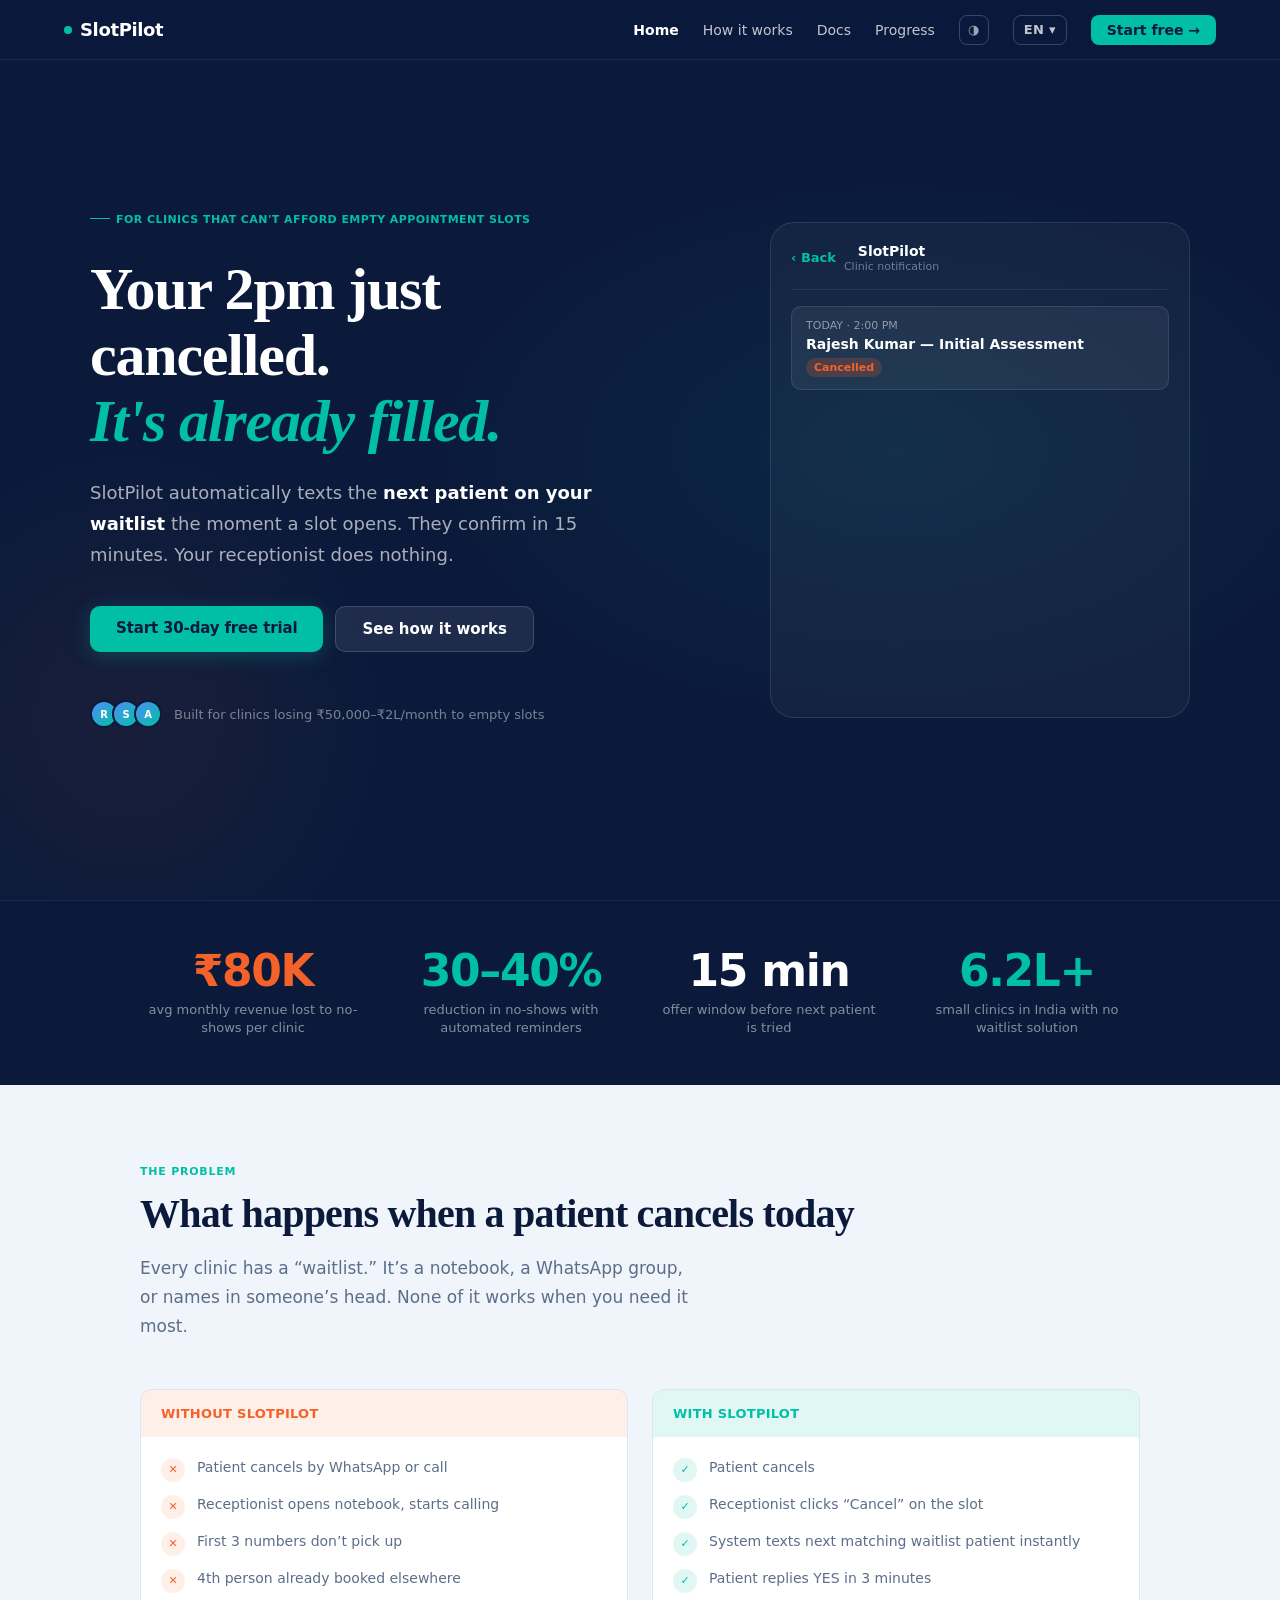
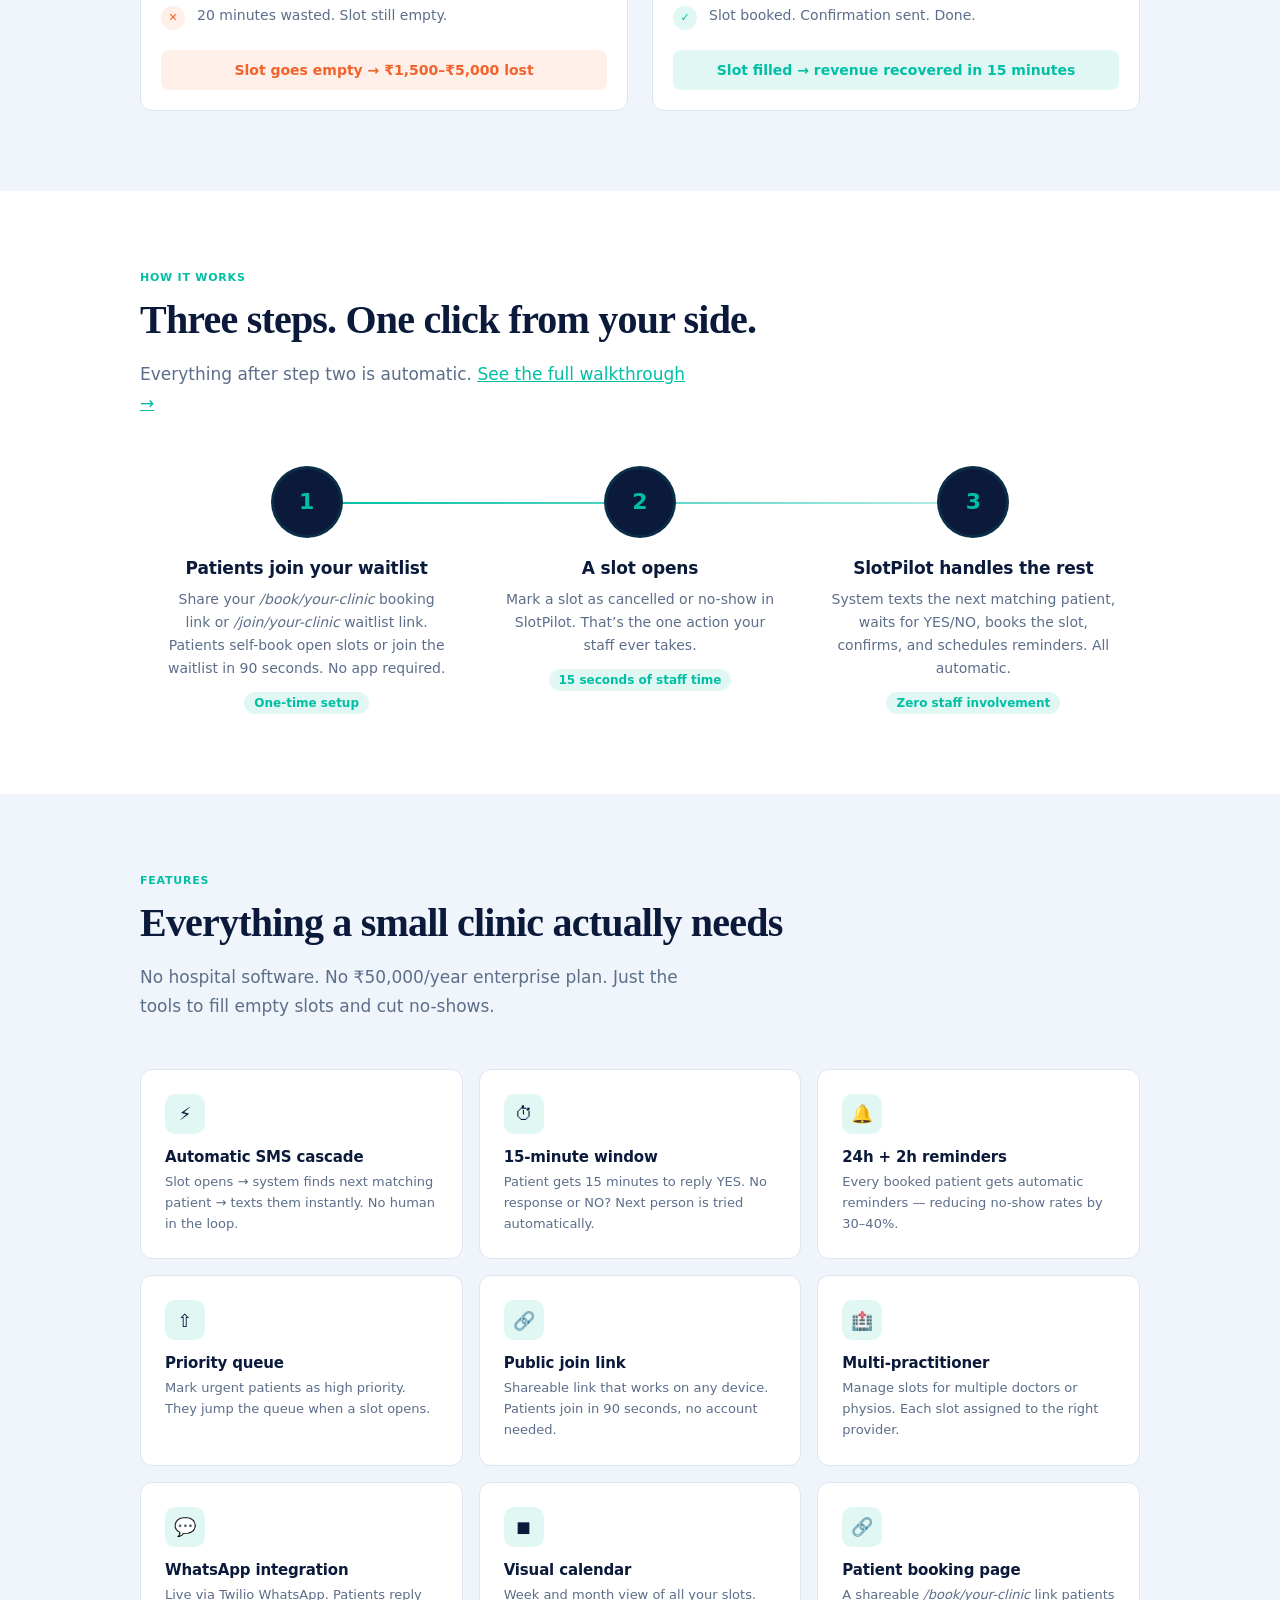
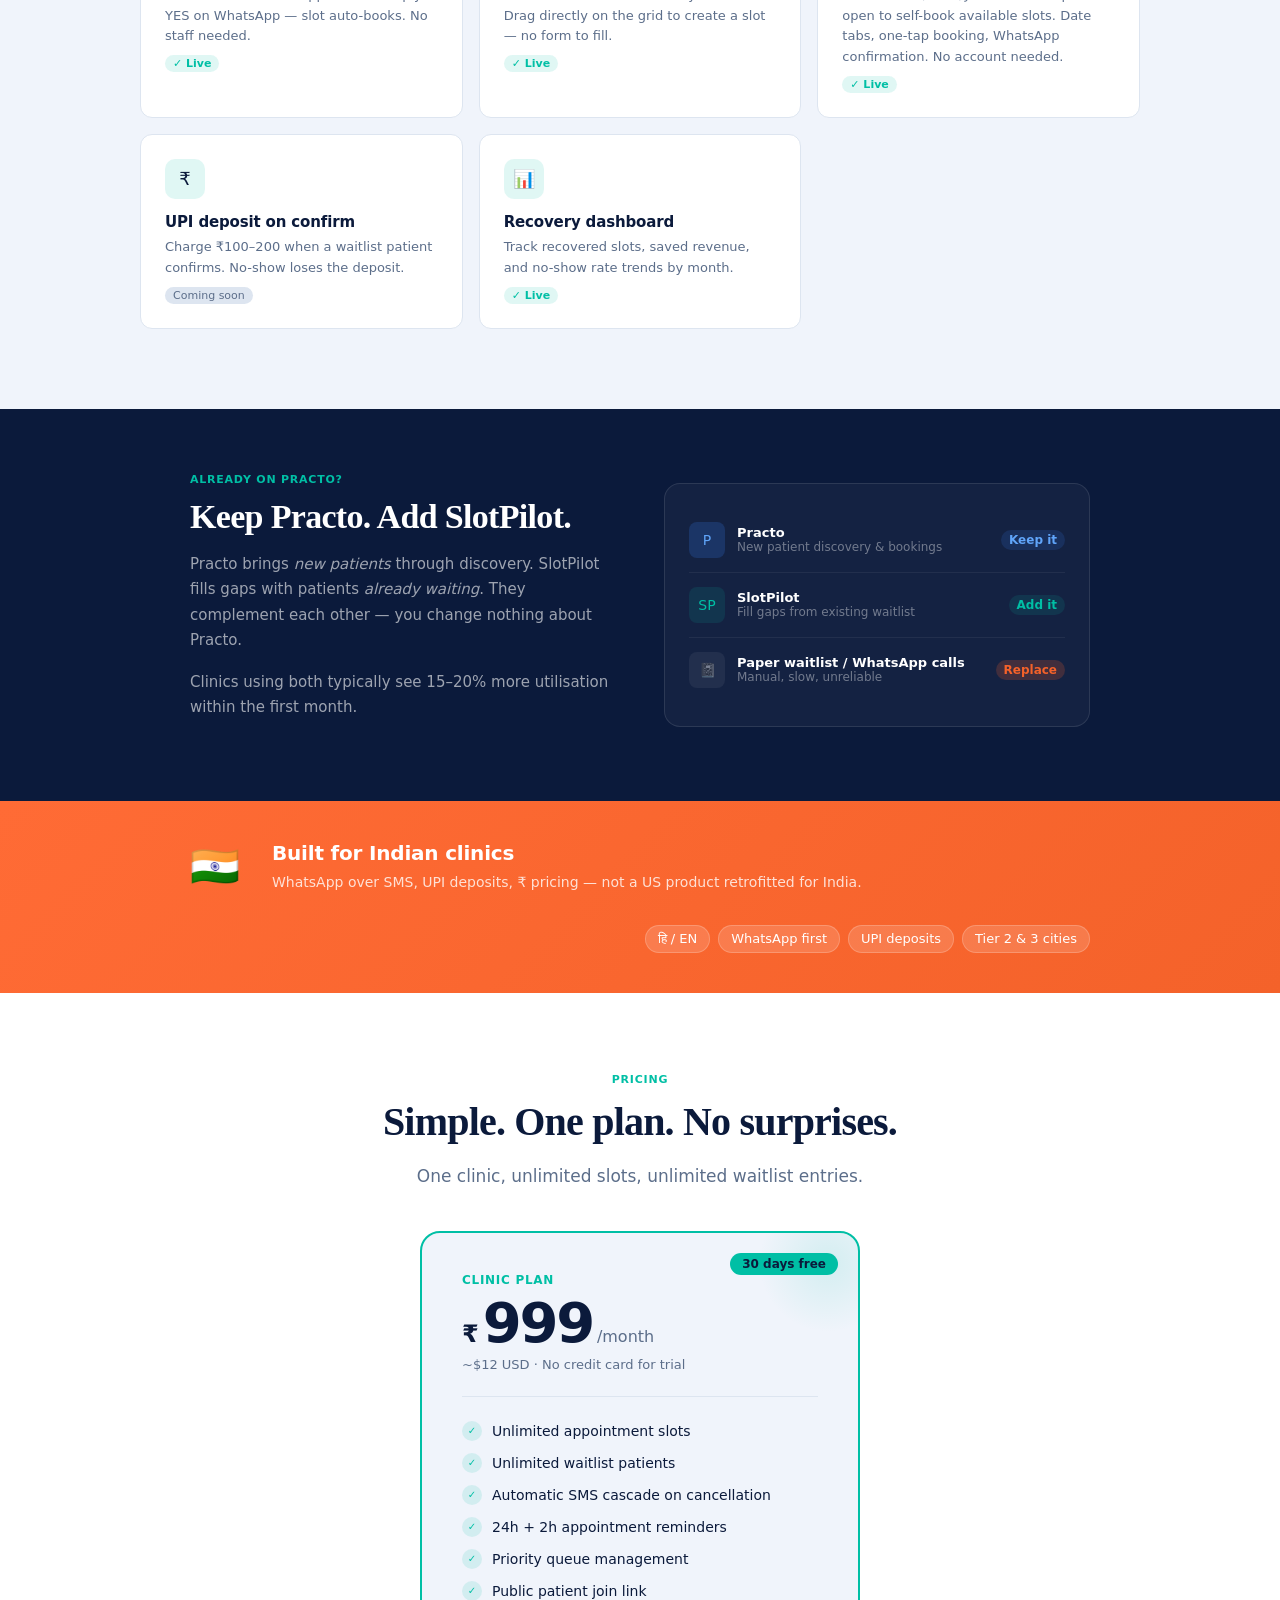
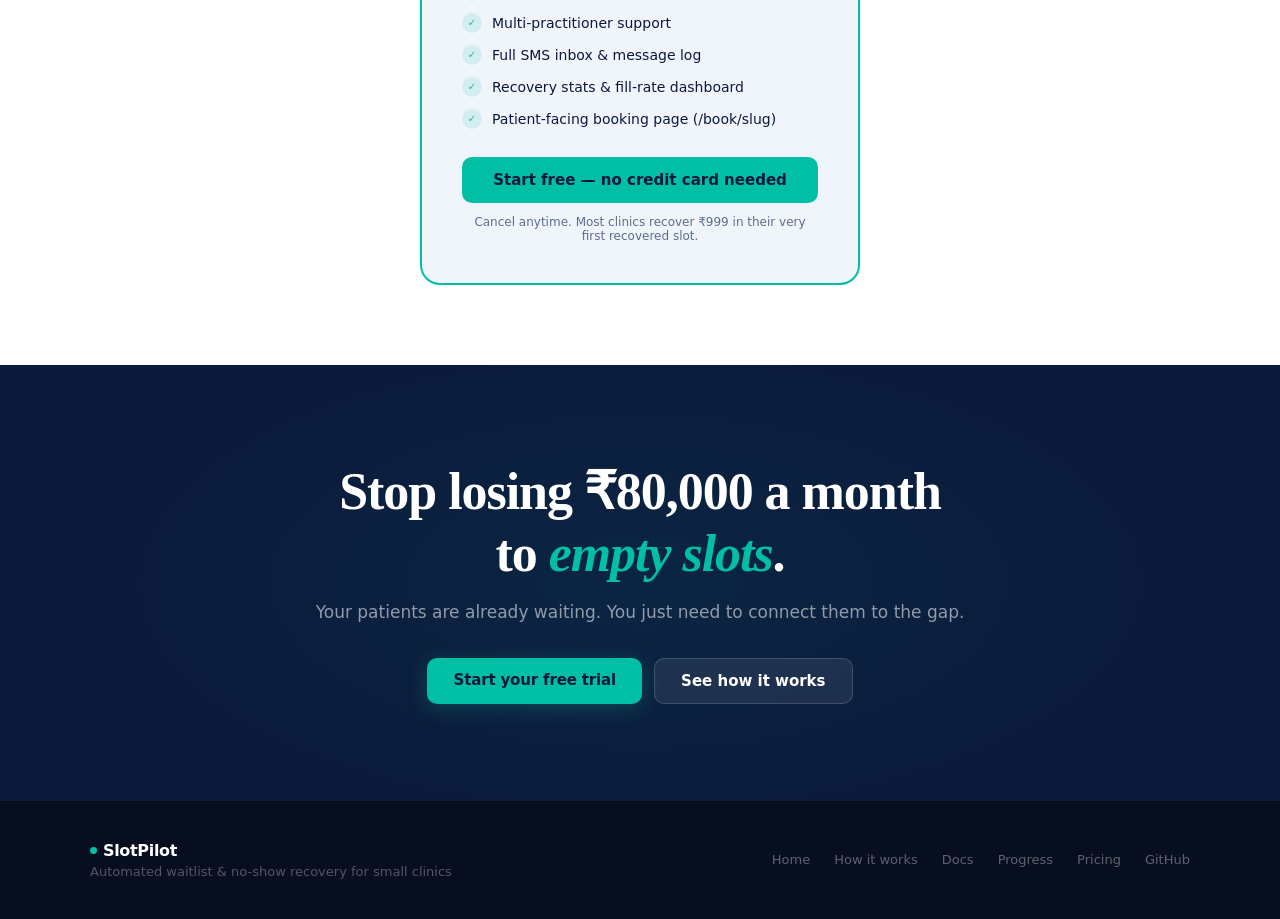
<file: index.html>
<!DOCTYPE html>
<html lang="en">
<head>
<meta charset="UTF-8">
<meta name="viewport" content="width=device-width,initial-scale=1.0">
<title>SlotPilot — Automated Clinic Waitlist & No-Show Recovery</title>
<meta name="description" content="SlotPilot automatically fills cancelled clinic slots from your waitlist via SMS. Built for physiotherapy, dental, and chiropractic clinics. 30-day free trial.">
<meta name="keywords" content="clinic waitlist management, appointment no-show software, healthcare scheduling India, physiotherapy software, dental clinic management, SMS patient reminders, clinic revenue recovery, waitlist automation, Practo alternative, small clinic software">
<meta property="og:title" content="SlotPilot — Stop Losing ₹80,000/Month to Empty Slots">
<meta property="og:description" content="Your 2pm just cancelled. It's already filled. SlotPilot texts the next waitlist patient automatically. 30-day free trial.">
<meta property="og:type" content="website">
<link rel="stylesheet" href="style.css">
<style>
/* HERO */
.hero{background:var(--midnight);padding:120px 5vw 80px;position:relative;overflow:hidden;min-height:100vh;display:flex;align-items:center;}
.hero::before{content:'';position:absolute;inset:0;background:radial-gradient(ellipse 60% 50% at 70% 50%,rgba(0,191,165,0.08) 0%,transparent 60%),radial-gradient(ellipse 40% 60% at 10% 80%,rgba(244,98,42,0.06) 0%,transparent 50%);}
.hero-inner{max-width:1100px;margin:0 auto;display:grid;grid-template-columns:1fr 420px;gap:60px;align-items:center;position:relative;z-index:1;width:100%;}
@media(max-width:900px){.hero-inner{grid-template-columns:1fr;}.hero-phone{display:none;}}
.hero-eyebrow{display:block;font-size:11px;font-weight:600;letter-spacing:0.04em;text-transform:uppercase;color:var(--teal);margin-bottom:28px;line-height:1.5;}
.hero-eyebrow .eyebrow-line{display:inline-block;vertical-align:middle;width:20px;height:1px;background:var(--teal);margin-right:6px;position:relative;top:-1px;flex-shrink:0;}
.hero h1{font-family:Georgia,"Times New Roman",serif;font-size:clamp(36px,5vw,60px);font-weight:700;line-height:1.1;color:#fff;text-wrap:balance;letter-spacing:-0.02em;margin-bottom:24px;}
.hero h1 em{font-style:italic;color:var(--teal);}
.hero-sub{font-size:18px;line-height:1.7;color:rgba(255,255,255,0.65);max-width:520px;margin-bottom:36px;}
.hero-sub strong{color:#fff;}
.hero-actions{display:flex;gap:12px;flex-wrap:wrap;margin-bottom:48px;}
.hero-proof{display:flex;align-items:center;gap:12px;font-size:13px;color:rgba(255,255,255,0.45);}
.hero-proof-dots{display:flex;}
.proof-avatar{width:28px;height:28px;border-radius:50%;border:2px solid var(--midnight);background:linear-gradient(135deg,#4F8EF7,#00BFA5);display:flex;align-items:center;justify-content:center;font-size:10px;color:#fff;font-weight:700;margin-left:-6px;}
.proof-avatar:first-child{margin-left:0;}
/* PHONE */
.hero-phone{background:rgba(255,255,255,0.04);border:1px solid rgba(255,255,255,0.1);border-radius:24px;padding:20px;}
.phone-bar{display:flex;align-items:center;gap:8px;padding-bottom:16px;border-bottom:1px solid rgba(255,255,255,0.08);margin-bottom:16px;}
.phone-back{color:var(--teal);font-size:13px;font-weight:600;}
.phone-contact{flex:1;text-align:center;font-size:14px;font-weight:600;color:#fff;}
.phone-sub{font-size:11px;color:rgba(255,255,255,0.4);text-align:center;margin-top:1px;}
.chat{display:flex;flex-direction:column;gap:12px;min-height:340px;}
.chat-row{display:flex;}.chat-row.out{justify-content:flex-end;}.chat-row.in{justify-content:flex-start;}
.bubble{max-width:82%;padding:10px 14px;border-radius:16px;font-size:13px;line-height:1.5;}
.bubble.out{background:var(--teal);color:var(--midnight);font-weight:500;border-bottom-right-radius:3px;}
.bubble.in{background:rgba(255,255,255,0.1);color:#fff;border-bottom-left-radius:3px;border:1px solid rgba(255,255,255,0.08);}
.bubble-time{display:block;font-size:10px;margin-top:5px;opacity:0.55;}
.slot-card{background:rgba(255,255,255,0.06);border:1px solid rgba(255,255,255,0.1);border-radius:10px;padding:12px 14px;width:100%;margin-bottom:4px;}
.slot-card .sc-time{font-size:11px;color:rgba(255,255,255,0.5);margin-bottom:4px;}
.slot-card .sc-name{font-size:14px;font-weight:600;color:#fff;}
.slot-card .sc-status{display:inline-block;margin-top:6px;font-size:11px;font-weight:600;padding:3px 8px;border-radius:100px;}
.sc-status.cancelled{background:rgba(244,98,42,0.2);color:#F4622A;}
.sc-status.booked{background:rgba(0,191,165,0.2);color:#00BFA5;}
.chat-step{opacity:0;transform:translateY(8px);transition:opacity .5s,transform .5s;}
.chat-step.show{opacity:1;transform:translateY(0);}
/* STATS */
.stats{background:var(--midnight);padding:48px 5vw;border-top:1px solid rgba(255,255,255,0.06);}
.stats-inner{max-width:1000px;margin:0 auto;display:grid;grid-template-columns:repeat(4,1fr);gap:32px;}
@media(max-width:700px){.stats-inner{grid-template-columns:repeat(2,1fr);}}
.stat{text-align:center;}
.stat-value{font-size:clamp(28px,4vw,44px);font-weight:800;font-variant-numeric:tabular-nums;letter-spacing:-0.03em;line-height:1;margin-bottom:8px;}
.stat-value.ember{color:var(--ember);}.stat-value.teal{color:var(--teal);}.stat-value.white{color:#fff;}
.stat-label{font-size:13px;color:rgba(255,255,255,0.5);line-height:1.4;}
/* BA */
.ba-grid{display:grid;grid-template-columns:1fr 1fr;gap:24px;}
@media(max-width:700px){.ba-grid{grid-template-columns:1fr;}}
.ba-card{background:var(--surface);border-radius:var(--radius);border:1px solid var(--border);overflow:hidden;}
.ba-header{padding:16px 20px;font-size:13px;font-weight:700;letter-spacing:0.02em;text-transform:uppercase;}
.ba-header.before{background:var(--ember-t);color:var(--ember);}
.ba-header.after{background:var(--teal-t);color:var(--teal);}
.ba-steps{padding:20px;display:flex;flex-direction:column;gap:12px;}
.ba-step{display:flex;gap:12px;align-items:flex-start;font-size:14px;color:var(--ash);line-height:1.5;}
.ba-icon{width:24px;height:24px;border-radius:50%;flex-shrink:0;display:flex;align-items:center;justify-content:center;font-size:11px;font-weight:700;margin-top:1px;}
.ba-icon.x{background:var(--ember-t);color:var(--ember);}
.ba-icon.ok{background:var(--teal-t);color:var(--teal);}
.ba-result{margin:0 20px 20px;padding:12px 16px;border-radius:8px;font-size:14px;font-weight:600;text-align:center;}
.ba-result.loss{background:var(--ember-t);color:var(--ember);}
.ba-result.win{background:var(--teal-t);color:var(--teal);}
/* HOW */
.steps-row{display:grid;grid-template-columns:repeat(3,1fr);gap:0;position:relative;}
@media(max-width:700px){.steps-row{grid-template-columns:1fr;}}
.steps-row::before{content:'';position:absolute;top:36px;left:calc(16.67% + 20px);right:calc(16.67% + 20px);height:2px;background:linear-gradient(90deg,var(--teal),rgba(0,191,165,0.3));}
@media(max-width:700px){.steps-row::before{display:none;}}
.how-step{text-align:center;padding:0 24px;position:relative;z-index:1;}
.how-num{width:72px;height:72px;border-radius:50%;background:var(--midnight);color:var(--teal);font-size:22px;font-weight:800;display:flex;align-items:center;justify-content:center;margin:0 auto 20px;border:3px solid var(--teal-t);font-variant-numeric:tabular-nums;}
.how-title{font-size:17px;font-weight:700;color:var(--ink);margin-bottom:10px;letter-spacing:-0.01em;}
.how-desc{font-size:14px;color:var(--ash);line-height:1.65;}
.how-badge{display:inline-block;margin-top:12px;background:var(--teal-t);color:var(--teal);font-size:12px;font-weight:600;padding:4px 10px;border-radius:100px;}
/* FEATURES */
.features-grid{display:grid;grid-template-columns:repeat(3,1fr);gap:16px;}
@media(max-width:800px){.features-grid{grid-template-columns:repeat(2,1fr);}}
@media(max-width:500px){.features-grid{grid-template-columns:1fr;}}
.feat{background:var(--surface);border:1px solid var(--border);border-radius:var(--radius);padding:24px;transition:border-color .2s,box-shadow .2s;}
.feat:hover{border-color:var(--teal);box-shadow:0 4px 24px rgba(0,191,165,0.08);}
.feat-icon{width:40px;height:40px;border-radius:10px;background:var(--teal-t);display:flex;align-items:center;justify-content:center;font-size:18px;margin-bottom:14px;}
.feat-title{font-size:15px;font-weight:700;color:var(--ink);margin-bottom:6px;letter-spacing:-0.01em;}
.feat-desc{font-size:13px;color:var(--ash);line-height:1.6;}
.feat-coming{display:inline-block;margin-top:8px;font-size:11px;color:var(--ash);background:var(--border);padding:2px 8px;border-radius:100px;}
.feat-live{display:inline-block;margin-top:8px;font-size:11px;color:var(--teal);background:var(--teal-t);padding:2px 8px;border-radius:100px;font-weight:600;}
/* PRACTO */
.practo-section{background:var(--midnight);padding:64px 5vw;}
.practo-inner{max-width:900px;margin:0 auto;display:grid;grid-template-columns:1fr 1fr;gap:48px;align-items:center;}
@media(max-width:700px){.practo-inner{grid-template-columns:1fr;gap:32px;}}
.practo-text .label{font-size:11px;font-weight:700;letter-spacing:0.07em;text-transform:uppercase;color:var(--teal);margin-bottom:12px;}
.practo-text h2{font-family:Georgia,"Times New Roman",serif;font-size:clamp(22px,3vw,34px);font-weight:700;color:#fff;letter-spacing:-0.02em;margin-bottom:16px;text-wrap:balance;}
.practo-text p{font-size:15px;color:rgba(255,255,255,0.6);line-height:1.7;margin-bottom:16px;}
.practo-diagram{background:rgba(255,255,255,0.04);border:1px solid rgba(255,255,255,0.1);border-radius:16px;padding:24px;}
.prow{display:flex;align-items:center;gap:12px;padding:14px 0;border-bottom:1px solid rgba(255,255,255,0.06);}
.prow:last-child{border-bottom:none;}
.prow-icon{width:36px;height:36px;border-radius:8px;display:flex;align-items:center;justify-content:center;font-size:14px;flex-shrink:0;}
.prow-icon.blue{background:rgba(59,130,246,0.2);color:#60A5FA;}
.prow-icon.teal{background:var(--teal-t);color:var(--teal);}
.prow-label{flex:1;}
.prow-name{font-size:13px;font-weight:600;color:#fff;}
.prow-job{font-size:12px;color:rgba(255,255,255,0.4);}
.prow-check{font-size:12px;font-weight:600;padding:3px 8px;border-radius:100px;}
.prow-check.comp{background:rgba(59,130,246,0.15);color:#60A5FA;}
.prow-check.sp{background:var(--teal-t);color:var(--teal);}
/* INDIA */
.india-bar{background:linear-gradient(135deg,#FF6B35 0%,#F4622A 100%);padding:40px 5vw;}
.india-inner{max-width:900px;margin:0 auto;display:flex;align-items:center;gap:32px;flex-wrap:wrap;}
.india-flag{font-size:40px;flex-shrink:0;}
.india-text h3{font-size:20px;font-weight:700;color:#fff;margin-bottom:6px;letter-spacing:-0.01em;}
.india-text p{font-size:14px;color:rgba(255,255,255,0.8);line-height:1.6;}
.india-tags{margin-left:auto;display:flex;gap:8px;flex-wrap:wrap;}
.india-tag{background:rgba(255,255,255,0.15);color:#fff;padding:5px 12px;border-radius:100px;font-size:13px;font-weight:500;border:1px solid rgba(255,255,255,0.2);}
/* PRICING */
.pricing-section{background:var(--surface);}
.pricing-card{max-width:440px;margin:0 auto;background:var(--bg);border:2px solid var(--teal);border-radius:20px;padding:40px;position:relative;overflow:hidden;}
.pricing-card::before{content:'';position:absolute;top:-40px;right:-40px;width:140px;height:140px;background:radial-gradient(circle,rgba(0,191,165,0.12) 0%,transparent 70%);}
.pricing-badge{position:absolute;top:20px;right:20px;background:var(--teal);color:var(--midnight);font-size:12px;font-weight:700;padding:4px 12px;border-radius:100px;}
.pricing-plan{font-size:12px;font-weight:700;letter-spacing:0.06em;text-transform:uppercase;color:var(--teal);margin-bottom:8px;}
.pricing-price{display:flex;align-items:baseline;gap:4px;margin-bottom:6px;}
.pricing-currency{font-size:24px;font-weight:700;color:var(--ink);}
.pricing-amount{font-size:56px;font-weight:800;color:var(--ink);letter-spacing:-0.04em;font-variant-numeric:tabular-nums;line-height:1;}
.pricing-period{font-size:16px;color:var(--ash);}
.pricing-usd{font-size:13px;color:var(--ash);margin-bottom:24px;}
.pricing-divider{height:1px;background:var(--border);margin:24px 0;}
.pricing-features{display:flex;flex-direction:column;gap:12px;margin-bottom:28px;}
.pf{display:flex;align-items:center;gap:10px;font-size:14px;color:var(--ink);}
.pf-check{width:20px;height:20px;border-radius:50%;background:var(--teal-t);color:var(--teal);font-size:10px;font-weight:700;display:flex;align-items:center;justify-content:center;flex-shrink:0;}
.pricing-note{text-align:center;font-size:12px;color:var(--ash);margin-top:12px;}
/* CTA */
.cta-section{background:var(--midnight);padding:96px 5vw;text-align:center;position:relative;overflow:hidden;}
.cta-section::before{content:'';position:absolute;inset:0;background:radial-gradient(ellipse 60% 80% at 50% 50%,rgba(0,191,165,0.07) 0%,transparent 70%);}
.cta-section h2{font-family:Georgia,"Times New Roman",serif;font-size:clamp(28px,5vw,52px);font-weight:700;color:#fff;text-wrap:balance;margin-bottom:16px;letter-spacing:-0.02em;line-height:1.2;position:relative;z-index:1;}
.cta-section h2 em{color:var(--teal);font-style:italic;}
.cta-sub{font-size:17px;color:rgba(255,255,255,0.55);margin-bottom:36px;position:relative;z-index:1;}
.cta-actions{display:flex;gap:12px;justify-content:center;flex-wrap:wrap;position:relative;z-index:1;}
</style>
</head>
<body>
<nav id="nav" class="dark-nav">
  <a class="nav-logo" href="index.html"><span class="dot"></span>SlotPilot</a>
  <div class="nav-links">
    <a class="nav-link active" href="index.html" data-i18n="nav.home">Home</a>
    <a class="nav-link" href="how-it-works.html" data-i18n="nav.how">How it works</a>
    <a class="nav-link" href="docs.html" data-i18n="nav.docs">Docs</a>
    <a class="nav-link" href="progress.html" data-i18n="nav.progress">Progress</a>
    <button class="nav-theme" id="themeBtn" aria-label="Toggle theme">&#9681;</button>
    <div class="lang-picker">
      <button class="lang-trigger" id="langTrigger" aria-haspopup="listbox" aria-label="Select language">EN &#9662;</button>
      <div class="lang-dropdown" id="langDropdown" role="listbox">
        <button class="lang-option active" data-lang="en">English</button>
        <button class="lang-option" data-lang="fr">Français</button>
        <button class="lang-option" data-lang="ro">Română</button>
        <button class="lang-option" data-lang="de">Deutsch</button>
        <button class="lang-option" data-lang="es">Español</button>
        <button class="lang-option" data-lang="it">Italiano</button>
        <button class="lang-option" data-lang="pt">Português</button>
        <button class="lang-option" data-lang="ja">日本語</button>
      </div>
    </div>
    <a class="nav-cta" href="#pricing" data-i18n="nav.startFree">Start free &rarr;</a>
  </div>
</nav>

<section class="hero">
  <div class="hero-inner">
    <div>
      <div class="hero-eyebrow"><span class="eyebrow-line"></span><span data-i18n="hero.eyebrow">Physiotherapy &middot; dental &middot; chiropractic</span></div>
      <h1 data-i18n="hero.h1">Your 2pm just<br>cancelled.<br><em>It's already filled.</em></h1>
      <p class="hero-sub" data-i18n="hero.sub">SlotPilot automatically texts the <strong>next patient on your waitlist</strong> the moment a slot opens. They confirm in 15 minutes. Your receptionist does nothing.</p>
      <div class="hero-actions">
        <a class="btn-primary" href="#pricing" data-i18n="hero.cta1">Start 30-day free trial</a>
        <a class="btn-ghost-dark" href="how-it-works.html" data-i18n="hero.cta2">See how it works</a>
      </div>
      <div class="hero-proof">
        <div class="hero-proof-dots">
          <div class="proof-avatar">R</div><div class="proof-avatar">S</div><div class="proof-avatar">A</div>
        </div>
        <span data-i18n="hero.proof">Built for clinics losing &#8377;50,000&ndash;&#8377;2L/month to empty slots</span>
      </div>
    </div>
    <div class="hero-phone">
      <div class="phone-bar">
        <span class="phone-back">&#8249; Back</span>
        <div><div class="phone-contact">SlotPilot</div><div class="phone-sub">Clinic notification</div></div>
        <span></span>
      </div>
      <div class="chat" id="chat">
        <div class="slot-card chat-step" id="s0">
          <div class="sc-time">TODAY &middot; 2:00 PM</div>
          <div class="sc-name">Rajesh Kumar &mdash; Initial Assessment</div>
          <span class="sc-status cancelled">Cancelled</span>
        </div>
        <div class="chat-row out chat-step" id="s1">
          <div class="bubble out">Hi Priya! An <strong>Initial Assessment</strong> slot opened at City Physio at 2:00pm. Reply YES to confirm or NO to skip. Offer expires in 15 min.<span class="bubble-time">2:08pm &middot; SlotPilot</span></div>
        </div>
        <div class="chat-row in chat-step" id="s2">
          <div class="bubble in">YES<span class="bubble-time">2:11pm</span></div>
        </div>
        <div class="slot-card chat-step" id="s3">
          <div class="sc-time">TODAY &middot; 2:00 PM</div>
          <div class="sc-name">Priya Mehta &mdash; Initial Assessment</div>
          <span class="sc-status booked">&#10003; Booked</span>
        </div>
      </div>
    </div>
  </div>
</section>

<div class="stats">
  <div class="stats-inner">
    <div class="stat"><div class="stat-value ember">&#8377;80K</div><div class="stat-label" data-i18n="stat.1">avg monthly revenue lost to no-shows per clinic</div></div>
    <div class="stat"><div class="stat-value teal">30&ndash;40%</div><div class="stat-label" data-i18n="stat.2">reduction in no-shows with automated reminders</div></div>
    <div class="stat"><div class="stat-value white">15 min</div><div class="stat-label" data-i18n="stat.3">offer window before next patient is tried</div></div>
    <div class="stat"><div class="stat-value teal">6.2L+</div><div class="stat-label" data-i18n="stat.4">small clinics in India with no waitlist solution</div></div>
  </div>
</div>

<section class="section">
  <div class="section-inner">
    <div class="section-eyebrow reveal" data-i18n="prob.eyebrow">The problem</div>
    <h2 class="reveal" data-i18n="prob.h2">What happens when a patient cancels today</h2>
    <p class="section-sub reveal" data-i18n="prob.sub">Every clinic has a &ldquo;waitlist.&rdquo; It&rsquo;s a notebook, a WhatsApp group, or names in someone&rsquo;s head. None of it works when you need it most.</p>
    <div class="ba-grid reveal">
      <div class="ba-card">
        <div class="ba-header before" data-i18n="before.header">Without SlotPilot</div>
        <div class="ba-steps">
          <div class="ba-step"><div class="ba-icon x">&#10005;</div><span data-i18n="before.s1">Patient cancels by WhatsApp or call</span></div>
          <div class="ba-step"><div class="ba-icon x">&#10005;</div><span data-i18n="before.s2">Receptionist opens notebook, starts calling</span></div>
          <div class="ba-step"><div class="ba-icon x">&#10005;</div><span data-i18n="before.s3">First 3 numbers don&rsquo;t pick up</span></div>
          <div class="ba-step"><div class="ba-icon x">&#10005;</div><span data-i18n="before.s4">4th person already booked elsewhere</span></div>
          <div class="ba-step"><div class="ba-icon x">&#10005;</div><span data-i18n="before.s5">20 minutes wasted. Slot still empty.</span></div>
        </div>
        <div class="ba-result loss" data-i18n="before.result">Slot goes empty &rarr; &#8377;1,500&ndash;&#8377;5,000 lost</div>
      </div>
      <div class="ba-card">
        <div class="ba-header after" data-i18n="after.header">With SlotPilot</div>
        <div class="ba-steps">
          <div class="ba-step"><div class="ba-icon ok">&#10003;</div><span data-i18n="after.s1">Patient cancels</span></div>
          <div class="ba-step"><div class="ba-icon ok">&#10003;</div><span data-i18n="after.s2">Receptionist clicks &ldquo;Cancel&rdquo; on the slot</span></div>
          <div class="ba-step"><div class="ba-icon ok">&#10003;</div><span data-i18n="after.s3">System texts next matching waitlist patient instantly</span></div>
          <div class="ba-step"><div class="ba-icon ok">&#10003;</div><span data-i18n="after.s4">Patient replies YES in 3 minutes</span></div>
          <div class="ba-step"><div class="ba-icon ok">&#10003;</div><span data-i18n="after.s5">Slot booked. Confirmation sent. Done.</span></div>
        </div>
        <div class="ba-result win" data-i18n="after.result">Slot filled &rarr; revenue recovered in 15 minutes</div>
      </div>
    </div>
  </div>
</section>

<section class="section surface-bg" id="how">
  <div class="section-inner">
    <div class="section-eyebrow reveal" data-i18n="how.eyebrow">How it works</div>
    <h2 class="reveal" data-i18n="how.h2">Three steps. One click from your side.</h2>
    <p class="section-sub reveal" data-i18n="how.sub">Everything after step two is automatic. <a href="how-it-works.html" style="color:var(--teal)">See the full walkthrough &rarr;</a></p>
    <div class="steps-row reveal">
      <div class="how-step">
        <div class="how-num">1</div>
        <div class="how-title" data-i18n="how.step1.title">Patients join your waitlist</div>
        <div class="how-desc" data-i18n="how.step1.desc">Share your <em>/book/your-clinic</em> booking link or <em>/join/your-clinic</em> waitlist link. Patients self-book open slots or join the waitlist in 90 seconds. No app required.</div>
        <span class="how-badge" data-i18n="how.step1.badge">One-time setup</span>
      </div>
      <div class="how-step">
        <div class="how-num">2</div>
        <div class="how-title" data-i18n="how.step2.title">A slot opens</div>
        <div class="how-desc" data-i18n="how.step2.desc">Mark a slot as cancelled or no-show in SlotPilot. That&rsquo;s the one action your staff ever takes.</div>
        <span class="how-badge" data-i18n="how.step2.badge">15 seconds of staff time</span>
      </div>
      <div class="how-step">
        <div class="how-num">3</div>
        <div class="how-title" data-i18n="how.step3.title">SlotPilot handles the rest</div>
        <div class="how-desc" data-i18n="how.step3.desc">System texts the next matching patient, waits for YES/NO, books the slot, confirms, and schedules reminders. All automatic.</div>
        <span class="how-badge" data-i18n="how.step3.badge">Zero staff involvement</span>
      </div>
    </div>
  </div>
</section>

<section class="section" id="features">
  <div class="section-inner">
    <div class="section-eyebrow reveal" data-i18n="feat.eyebrow">Features</div>
    <h2 class="reveal" data-i18n="feat.h2">Everything a small clinic actually needs</h2>
    <p class="section-sub reveal" data-i18n="feat.sub">No hospital software. No &#8377;50,000/year enterprise plan. Just the tools to fill empty slots and cut no-shows.</p>
    <div class="features-grid reveal">
      <div class="feat"><div class="feat-icon">&#9889;</div><div class="feat-title" data-i18n="feat.1.title">Automatic SMS cascade</div><div class="feat-desc" data-i18n="feat.1.desc">Slot opens &rarr; system finds next matching patient &rarr; texts them instantly. No human in the loop.</div></div>
      <div class="feat"><div class="feat-icon">&#9201;</div><div class="feat-title" data-i18n="feat.2.title">15-minute window</div><div class="feat-desc" data-i18n="feat.2.desc">Patient gets 15 minutes to reply YES. No response or NO? Next person is tried automatically.</div></div>
      <div class="feat"><div class="feat-icon">&#128276;</div><div class="feat-title" data-i18n="feat.3.title">24h + 2h reminders</div><div class="feat-desc" data-i18n="feat.3.desc">Every booked patient gets automatic reminders &mdash; reducing no-show rates by 30&ndash;40%.</div></div>
      <div class="feat"><div class="feat-icon">&#8679;</div><div class="feat-title" data-i18n="feat.4.title">Priority queue</div><div class="feat-desc" data-i18n="feat.4.desc">Mark urgent patients as high priority. They jump the queue when a slot opens.</div></div>
      <div class="feat"><div class="feat-icon">&#128279;</div><div class="feat-title" data-i18n="feat.5.title">Public join link</div><div class="feat-desc" data-i18n="feat.5.desc">Shareable link that works on any device. Patients join in 90 seconds, no account needed.</div></div>
      <div class="feat"><div class="feat-icon">&#127973;</div><div class="feat-title" data-i18n="feat.6.title">Multi-practitioner</div><div class="feat-desc" data-i18n="feat.6.desc">Manage slots for multiple doctors or physios. Each slot assigned to the right provider.</div></div>
      <div class="feat"><div class="feat-icon">&#128172;</div><div class="feat-title" data-i18n="feat.7.title">WhatsApp integration</div><div class="feat-desc" data-i18n="feat.7.desc">Live via Twilio WhatsApp. Patients reply YES on WhatsApp &mdash; slot auto-books. No staff needed.</div><span class="feat-live" data-i18n="feat.7.live">&#10003;&nbsp;Live</span></div>
      <div class="feat"><div class="feat-icon">&#9724;</div><div class="feat-title" data-i18n="feat.10.title">Visual calendar</div><div class="feat-desc" data-i18n="feat.10.desc">Week and month view of all your slots. Drag directly on the grid to create a slot &mdash; no form to fill.</div><span class="feat-live" data-i18n="feat.10.live">&#10003;&nbsp;Live</span></div>
      <div class="feat"><div class="feat-icon">&#128279;</div><div class="feat-title" data-i18n="feat.11.title">Patient booking page</div><div class="feat-desc" data-i18n="feat.11.desc">A shareable <em>/book/your-clinic</em> link patients open to see available slots and self-book in seconds. No app download.</div><span class="feat-live" data-i18n="feat.11.live">&#10003;&nbsp;Live</span></div>
      <div class="feat"><div class="feat-icon">&#8377;</div><div class="feat-title" data-i18n="feat.8.title">UPI deposit on confirm</div><div class="feat-desc" data-i18n="feat.8.desc">Charge &#8377;100&ndash;200 when a waitlist patient confirms. No-show loses the deposit.</div><span class="feat-coming" data-i18n="feat.8.soon">Coming soon</span></div>
      <div class="feat"><div class="feat-icon">&#128202;</div><div class="feat-title" data-i18n="feat.9.title">Recovery dashboard</div><div class="feat-desc" data-i18n="feat.9.desc">Track recovered slots, saved revenue, and no-show rate trends by month.</div><span class="feat-live" data-i18n="feat.9.live">&#10003;&nbsp;Live</span></div>
    </div>
  </div>
</section>

<div class="practo-section">
  <div class="practo-inner">
    <div class="practo-text">
      <div class="label" data-i18n="practo.label">Already on Practo?</div>
      <h2 data-i18n="practo.h2">Keep Practo. Add SlotPilot.</h2>
      <p data-i18n="practo.p1">Practo brings <em>new patients</em> through discovery. SlotPilot fills gaps with patients <em>already waiting</em>. They complement each other &mdash; you change nothing about Practo.</p>
      <p data-i18n="practo.p2">Clinics using both typically see 15&ndash;20% more utilisation within the first month.</p>
    </div>
    <div class="practo-diagram">
      <div class="prow"><div class="prow-icon blue">P</div><div class="prow-label"><div class="prow-name">Practo</div><div class="prow-job">New patient discovery &amp; bookings</div></div><span class="prow-check comp">Keep it</span></div>
      <div class="prow"><div class="prow-icon teal">SP</div><div class="prow-label"><div class="prow-name">SlotPilot</div><div class="prow-job">Fill gaps from existing waitlist</div></div><span class="prow-check sp">Add it</span></div>
      <div class="prow"><div class="prow-icon" style="background:rgba(255,255,255,0.06);color:rgba(255,255,255,0.4);">&#128211;</div><div class="prow-label"><div class="prow-name">Paper waitlist / WhatsApp calls</div><div class="prow-job">Manual, slow, unreliable</div></div><span class="prow-check" style="background:rgba(244,98,42,0.2);color:#F4622A;">Replace</span></div>
    </div>
  </div>
</div>

<div class="india-bar">
  <div class="india-inner">
    <div class="india-flag">&#127470;&#127475;</div>
    <div class="india-text"><h3 data-i18n="india.h3">Built for Indian clinics</h3><p data-i18n="india.p">WhatsApp over SMS, UPI deposits, &#8377; pricing &mdash; not a US product retrofitted for India.</p></div>
    <div class="india-tags">
      <span class="india-tag">हि / EN</span>
      <span class="india-tag">WhatsApp first</span>
      <span class="india-tag">UPI deposits</span>
      <span class="india-tag">Tier 2 &amp; 3 cities</span>
    </div>
  </div>
</div>

<section class="section pricing-section" id="pricing">
  <div class="section-inner">
    <div class="section-eyebrow reveal" style="text-align:center" data-i18n="price.eyebrow">Pricing</div>
    <h2 class="reveal" style="text-align:center;max-width:100%" data-i18n="price.h2">Simple. One plan. No surprises.</h2>
    <p class="section-sub reveal" style="text-align:center;max-width:100%;margin-bottom:40px" data-i18n="price.sub">One clinic, unlimited slots, unlimited waitlist entries.</p>
    <div class="pricing-card reveal">
      <span class="pricing-badge">30 days free</span>
      <div class="pricing-plan" data-i18n="price.plan">Clinic plan</div>
      <div class="pricing-price"><span class="pricing-currency">&#8377;</span><span class="pricing-amount">999</span><span class="pricing-period">/month</span></div>
      <div class="pricing-usd" data-i18n="price.usd">~$12 USD &middot; No credit card for trial</div>
      <div class="pricing-divider"></div>
      <div class="pricing-features">
        <div class="pf"><div class="pf-check">&#10003;</div><span data-i18n="price.f1">Unlimited appointment slots</span></div>
        <div class="pf"><div class="pf-check">&#10003;</div><span data-i18n="price.f2">Unlimited waitlist patients</span></div>
        <div class="pf"><div class="pf-check">&#10003;</div><span data-i18n="price.f3">Automatic SMS cascade on cancellation</span></div>
        <div class="pf"><div class="pf-check">&#10003;</div><span data-i18n="price.f4">24h + 2h appointment reminders</span></div>
        <div class="pf"><div class="pf-check">&#10003;</div><span data-i18n="price.f5">Priority queue management</span></div>
        <div class="pf"><div class="pf-check">&#10003;</div><span data-i18n="price.f6">Public patient join link</span></div>
        <div class="pf"><div class="pf-check">&#10003;</div><span data-i18n="price.f7">Multi-practitioner support</span></div>
        <div class="pf"><div class="pf-check">&#10003;</div><span data-i18n="price.f8">Full SMS inbox &amp; message log</span></div>
        <div class="pf"><div class="pf-check">&#10003;</div><span data-i18n="price.f9">Recovery stats &amp; fill-rate dashboard</span></div>
        <div class="pf"><div class="pf-check">&#10003;</div><span data-i18n="price.f10">Patient-facing booking page (/book/slug)</span></div>
      </div>
      <a class="btn-full" href="https://github.com/hkpritiranjan/slotpilot" data-i18n="price.btn">Start free &mdash; no credit card needed</a>
      <p class="pricing-note" data-i18n="price.note">Cancel anytime. Most clinics recover &#8377;999 in their very first recovered slot.</p>
    </div>
  </div>
</section>

<section class="cta-section">
  <h2 data-i18n="cta.h2">Stop losing &#8377;80,000 a month<br>to <em>empty slots</em>.</h2>
  <p class="cta-sub" data-i18n="cta.sub">Your patients are already waiting. You just need to connect them to the gap.</p>
  <div class="cta-actions">
    <a class="btn-primary" href="#pricing" data-i18n="cta.btn1">Start your free trial</a>
    <a class="btn-ghost-dark" href="how-it-works.html" data-i18n="cta.btn2">See how it works</a>
  </div>
</section>

<footer>
  <div class="footer-inner">
    <div><div class="footer-logo"><span class="footer-dot"></span>SlotPilot</div><div class="footer-tagline" data-i18n="footer.tagline">Automated waitlist &amp; no-show recovery for small clinics</div></div>
    <div class="footer-links">
      <a class="footer-link" href="index.html" data-i18n="footer.home">Home</a>
      <a class="footer-link" href="how-it-works.html" data-i18n="footer.how">How it works</a>
      <a class="footer-link" href="docs.html" data-i18n="footer.docs">Docs</a>
      <a class="footer-link" href="progress.html" data-i18n="footer.progress">Progress</a>
      <a class="footer-link" href="#pricing" data-i18n="footer.pricing">Pricing</a>
      <a class="footer-link" href="https://github.com/hkpritiranjan/slotpilot" target="_blank" rel="noopener" data-i18n="footer.github">GitHub</a>
    </div>
  </div>
</footer>
<script src="locales/en.js"></script>
<script src="locales/fr.js"></script>
<script src="locales/ro.js"></script>
<script src="locales/de.js"></script>
<script src="locales/es.js"></script>
<script src="locales/it.js"></script>
<script src="locales/pt.js"></script>
<script src="locales/ja.js"></script>
<script src="i18n.js"></script>
<script>
const nav=document.getElementById('nav');
window.addEventListener('scroll',()=>{if(window.scrollY>40){nav.classList.remove('dark-nav');nav.classList.add('scrolled-dark');}else{nav.classList.add('dark-nav');nav.classList.remove('scrolled-dark');}},{passive:true});
const root=document.documentElement,themeBtn=document.getElementById('themeBtn');
const stored=localStorage.getItem('sp-theme');if(stored)root.dataset.theme=stored;
themeBtn.addEventListener('click',()=>{const c=root.dataset.theme,s=window.matchMedia('(prefers-color-scheme:dark)').matches?'dark':'light',n=!c?(s==='dark'?'light':'dark'):c==='dark'?'light':'dark';root.dataset.theme=n;localStorage.setItem('sp-theme',n);});
document.querySelectorAll('.reveal').forEach(el=>new IntersectionObserver((e)=>{e.forEach(x=>{if(x.isIntersecting){x.target.classList.add('visible');}});},{threshold:0.12}).observe(el));
const steps=['s0','s1','s2','s3'];let i=0;
function next(){if(i<steps.length){const el=document.getElementById(steps[i]);if(el)el.classList.add('show');i++;if(i<steps.length)setTimeout(next,i===1?1200:i===2?2400:1400);else setTimeout(reset,4000);}}
function reset(){steps.forEach(id=>{const el=document.getElementById(id);if(el)el.classList.remove('show');});i=0;setTimeout(next,800);}
setTimeout(next,1000);
</script>
</body>
</html>
</file>
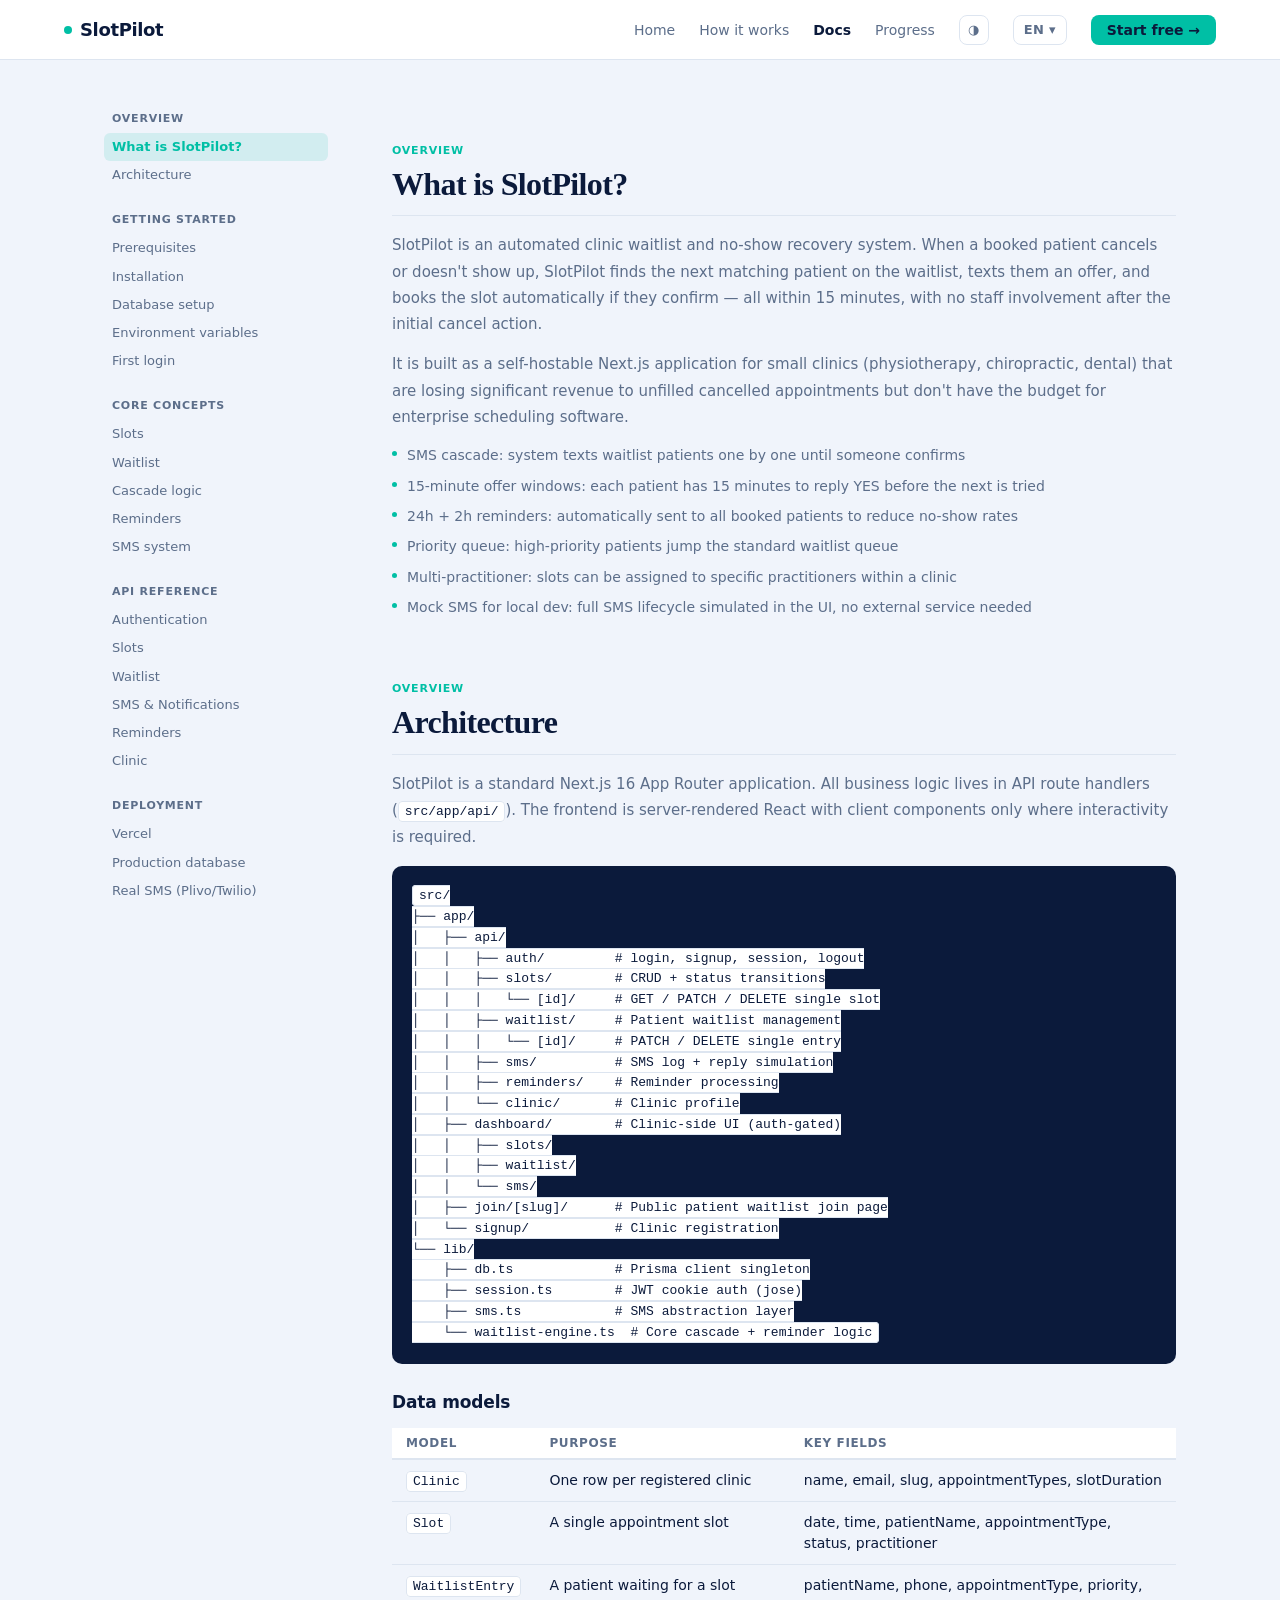
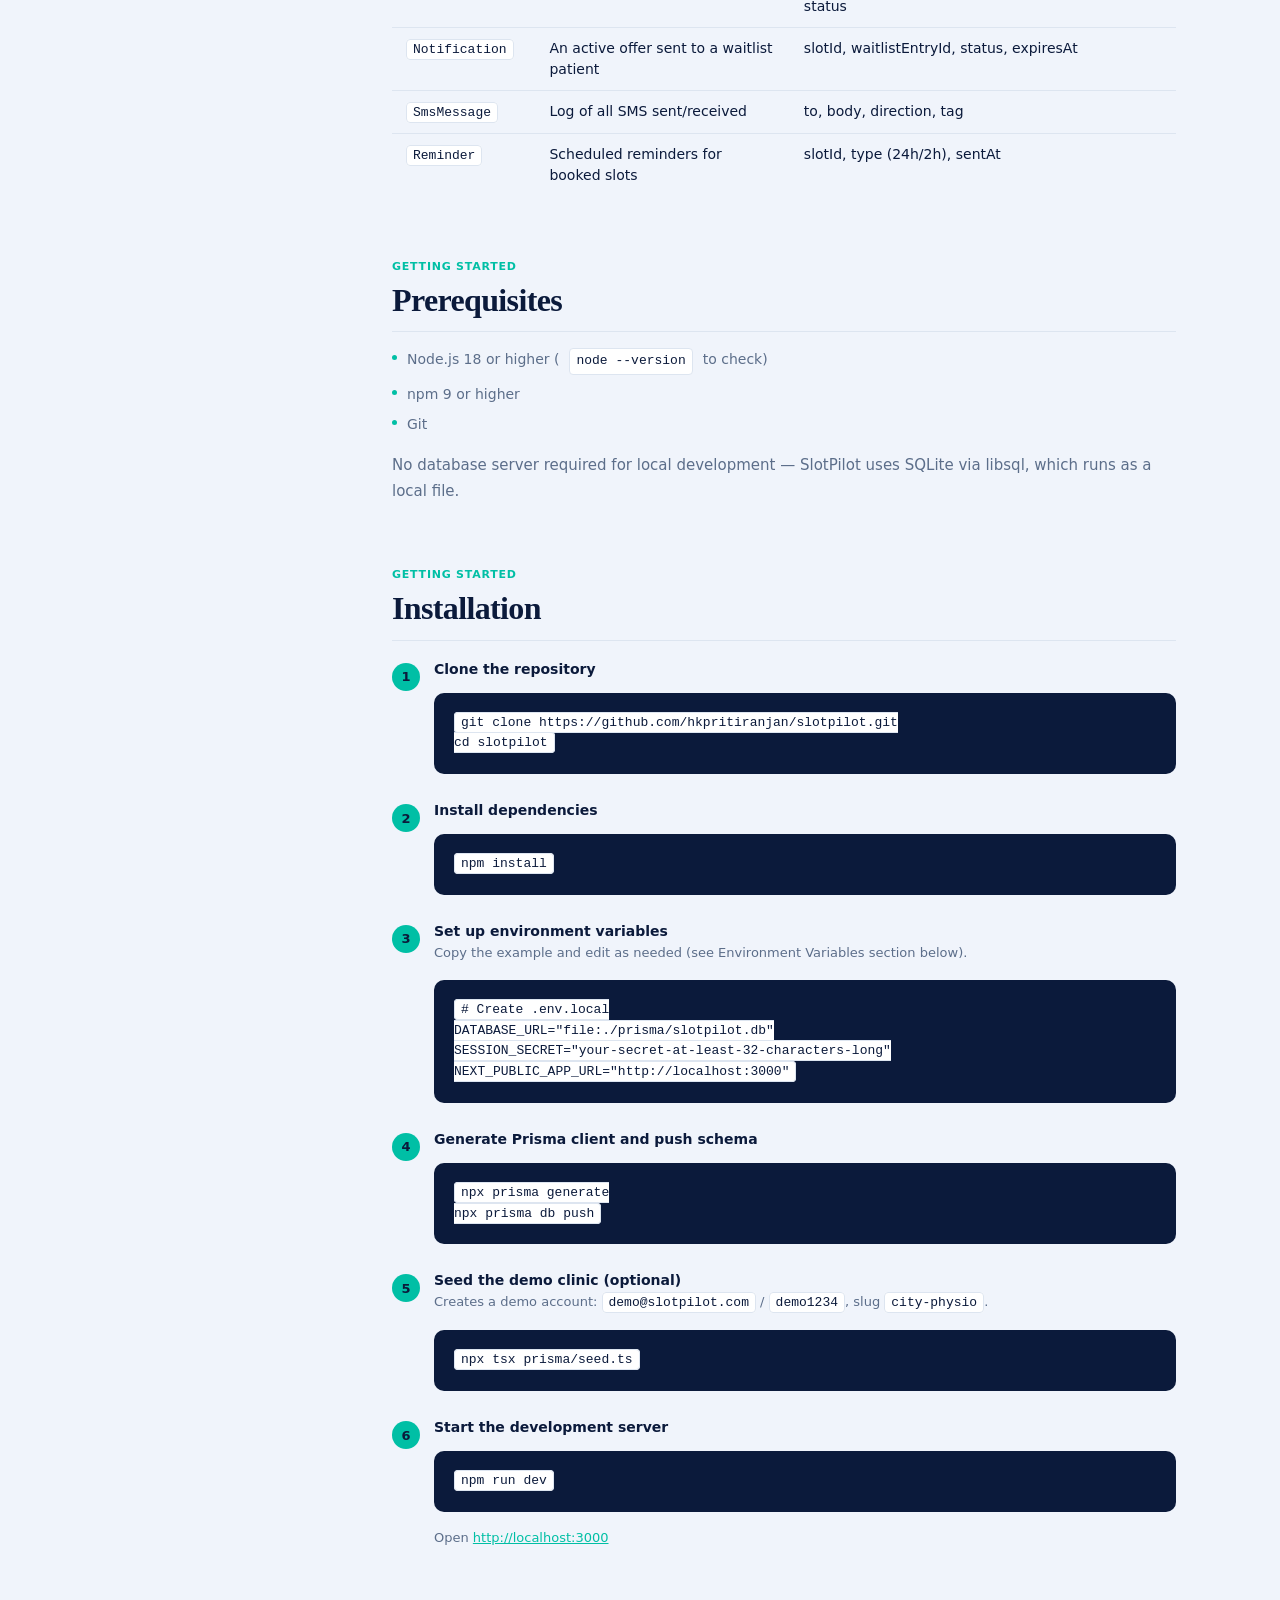
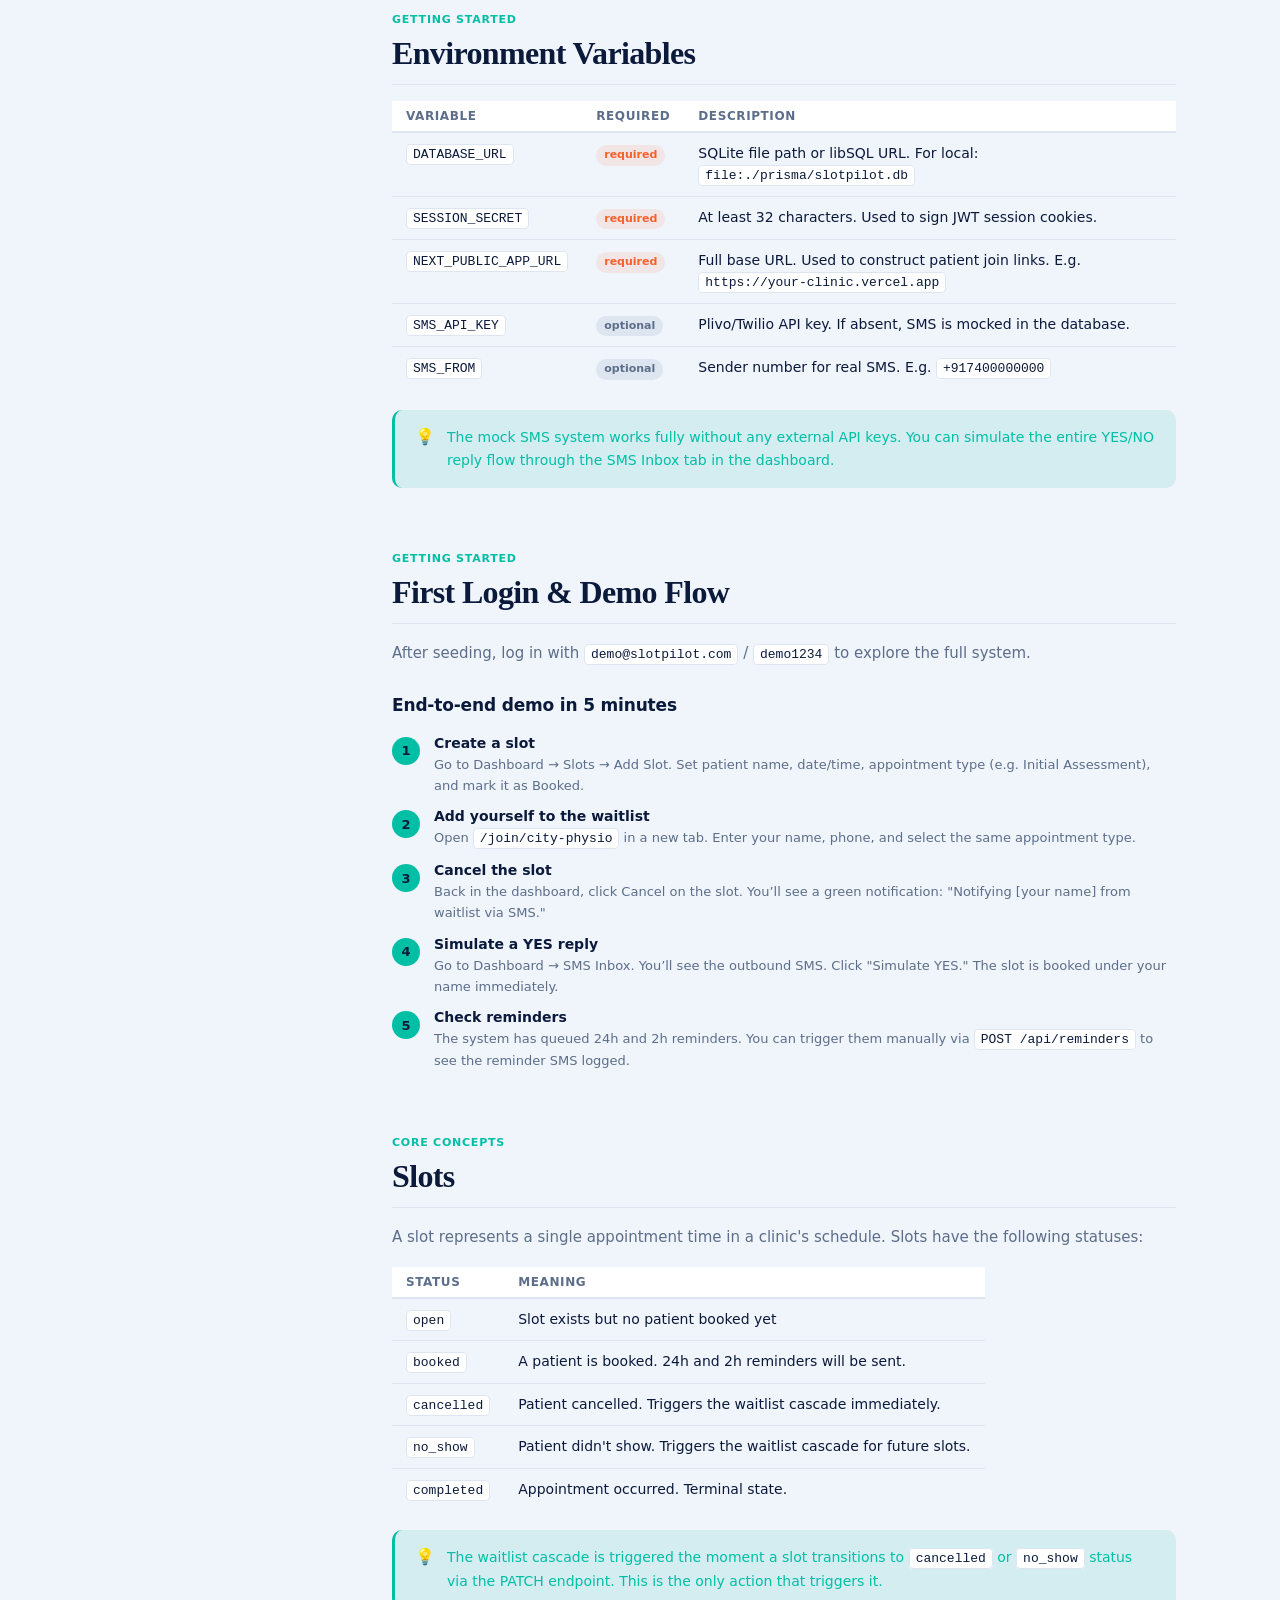
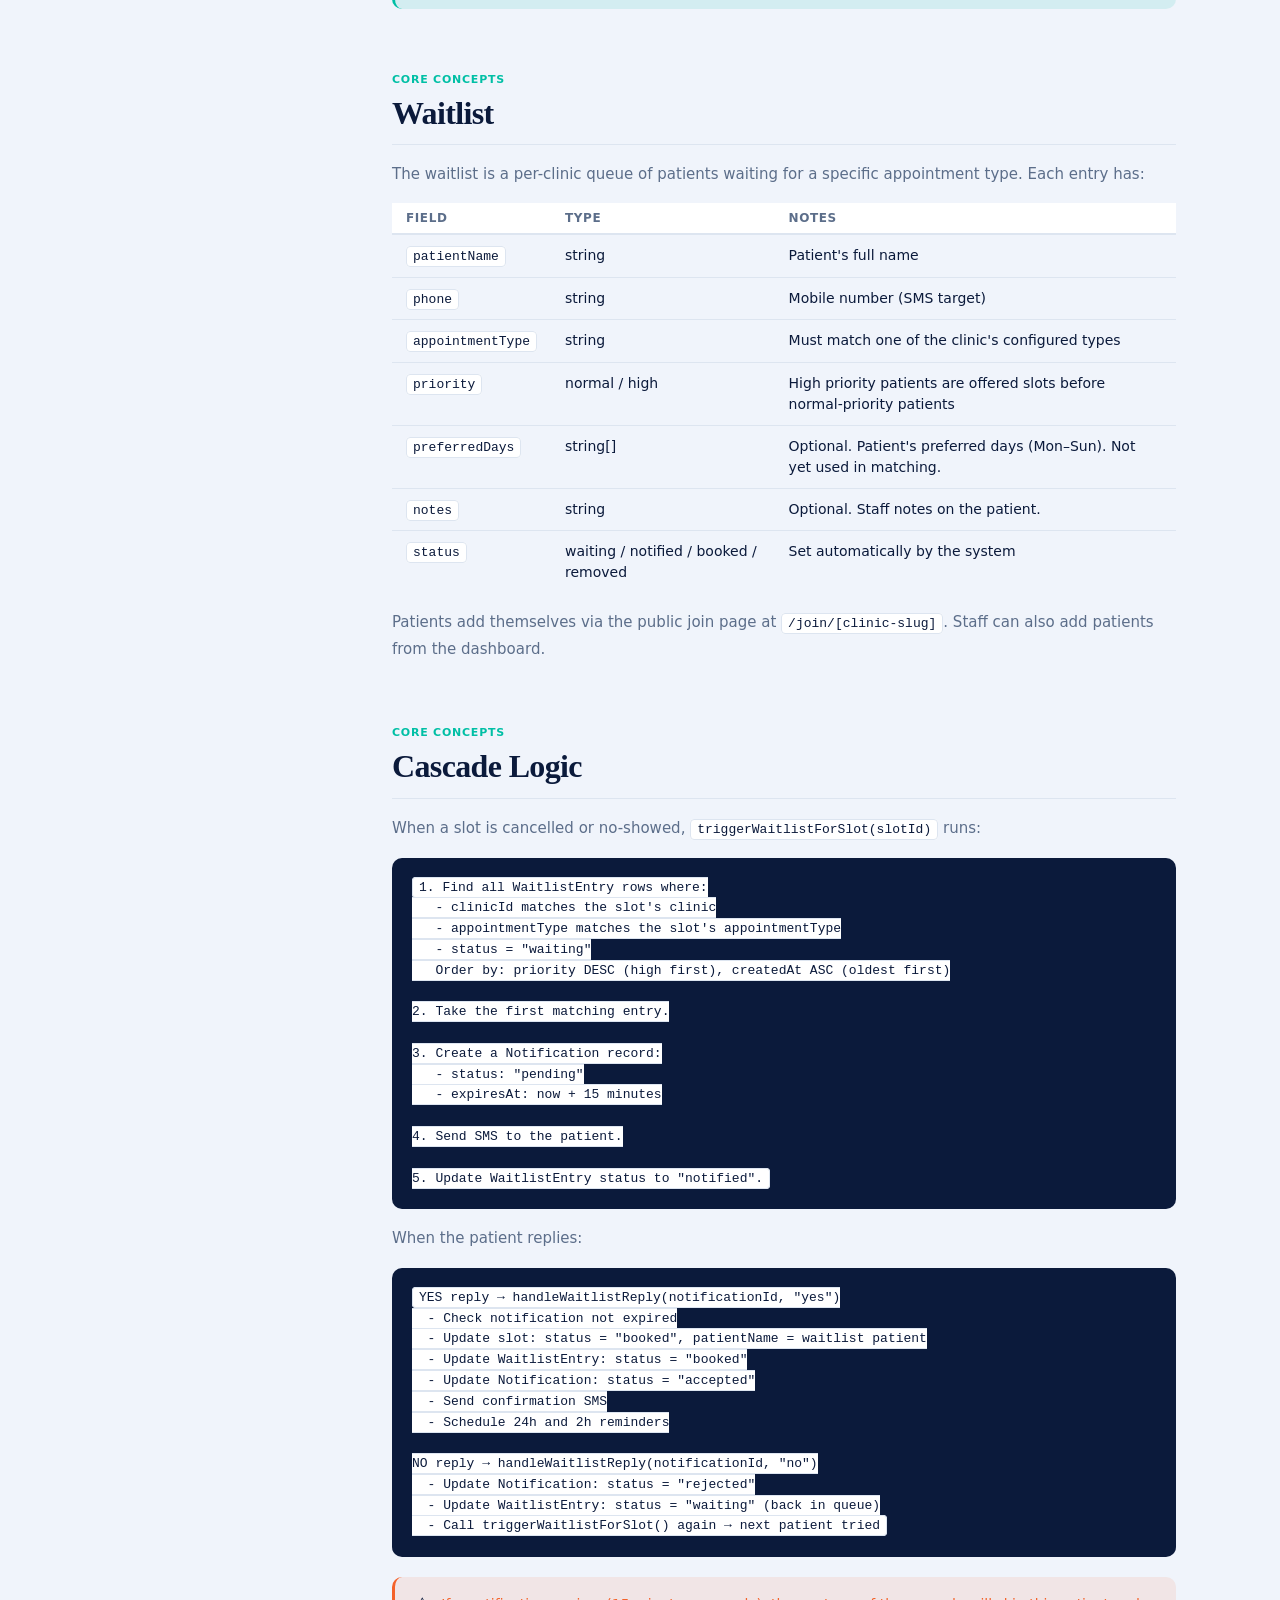
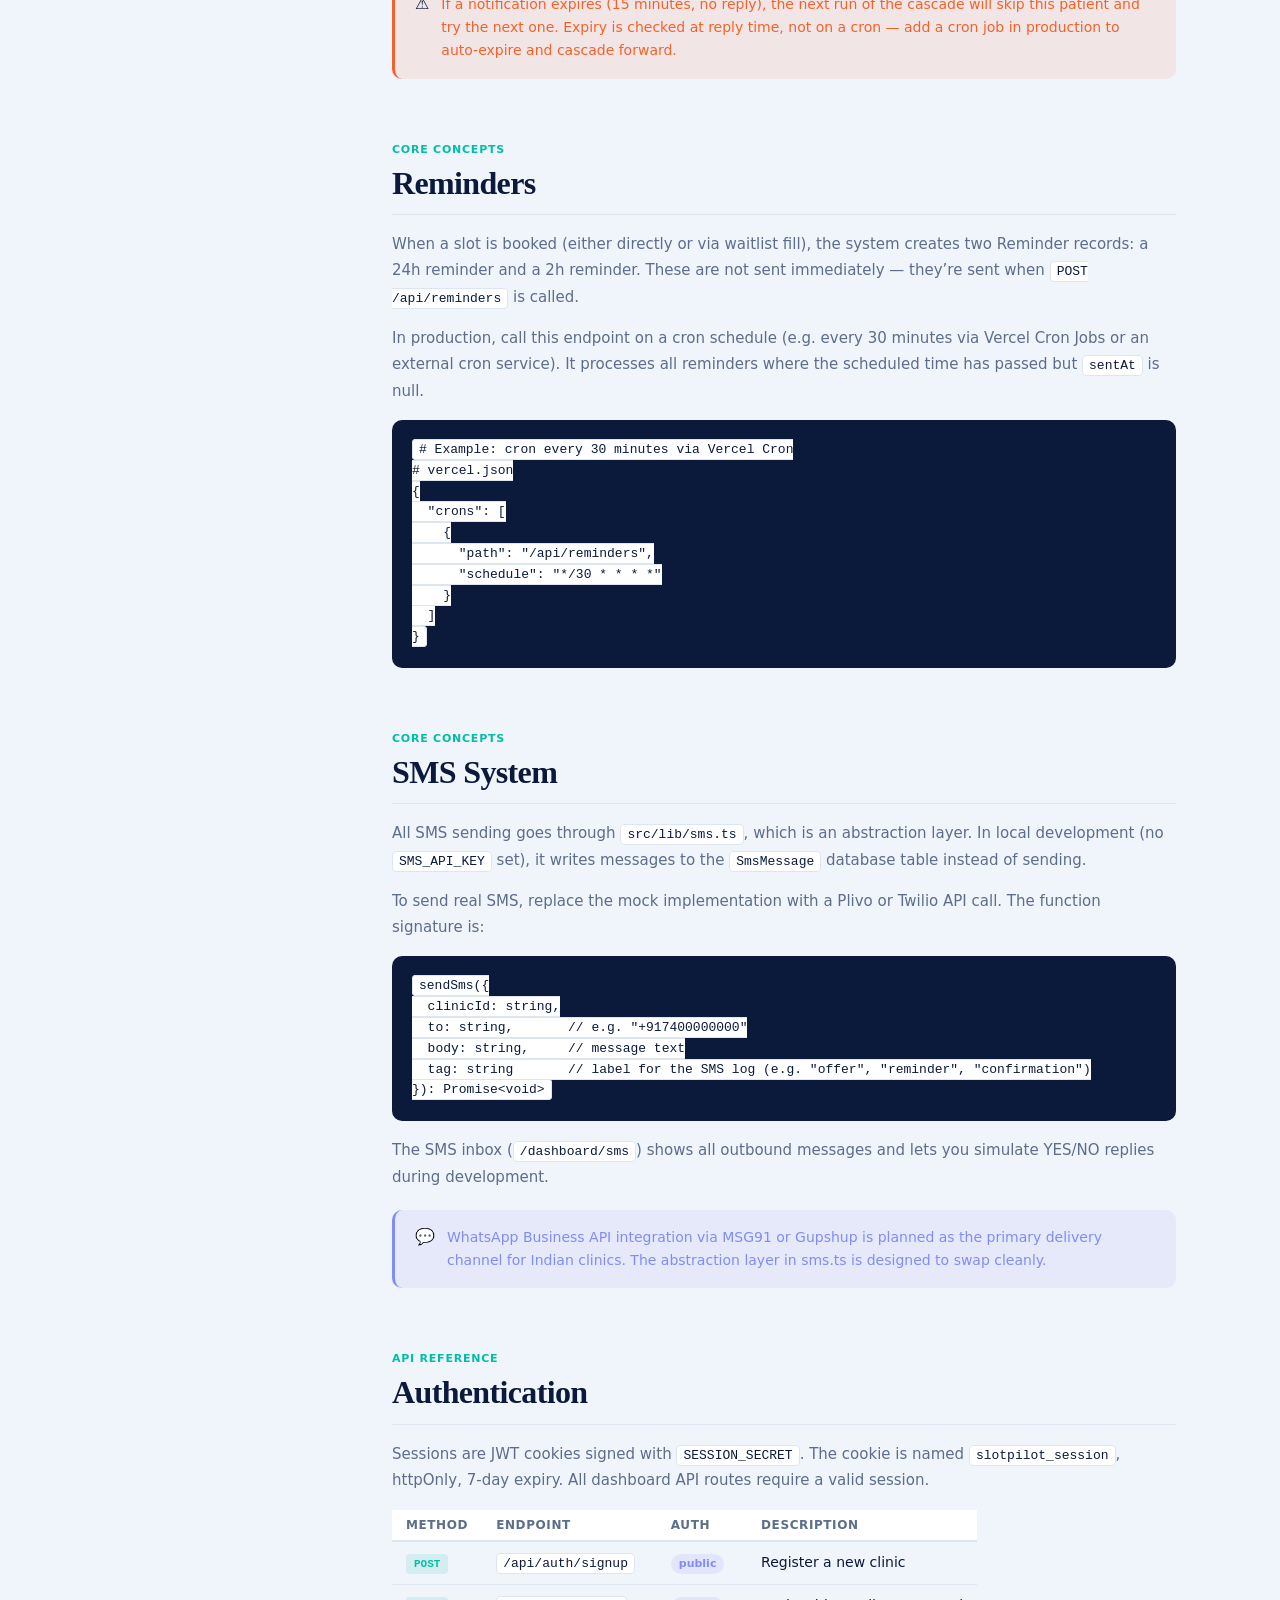
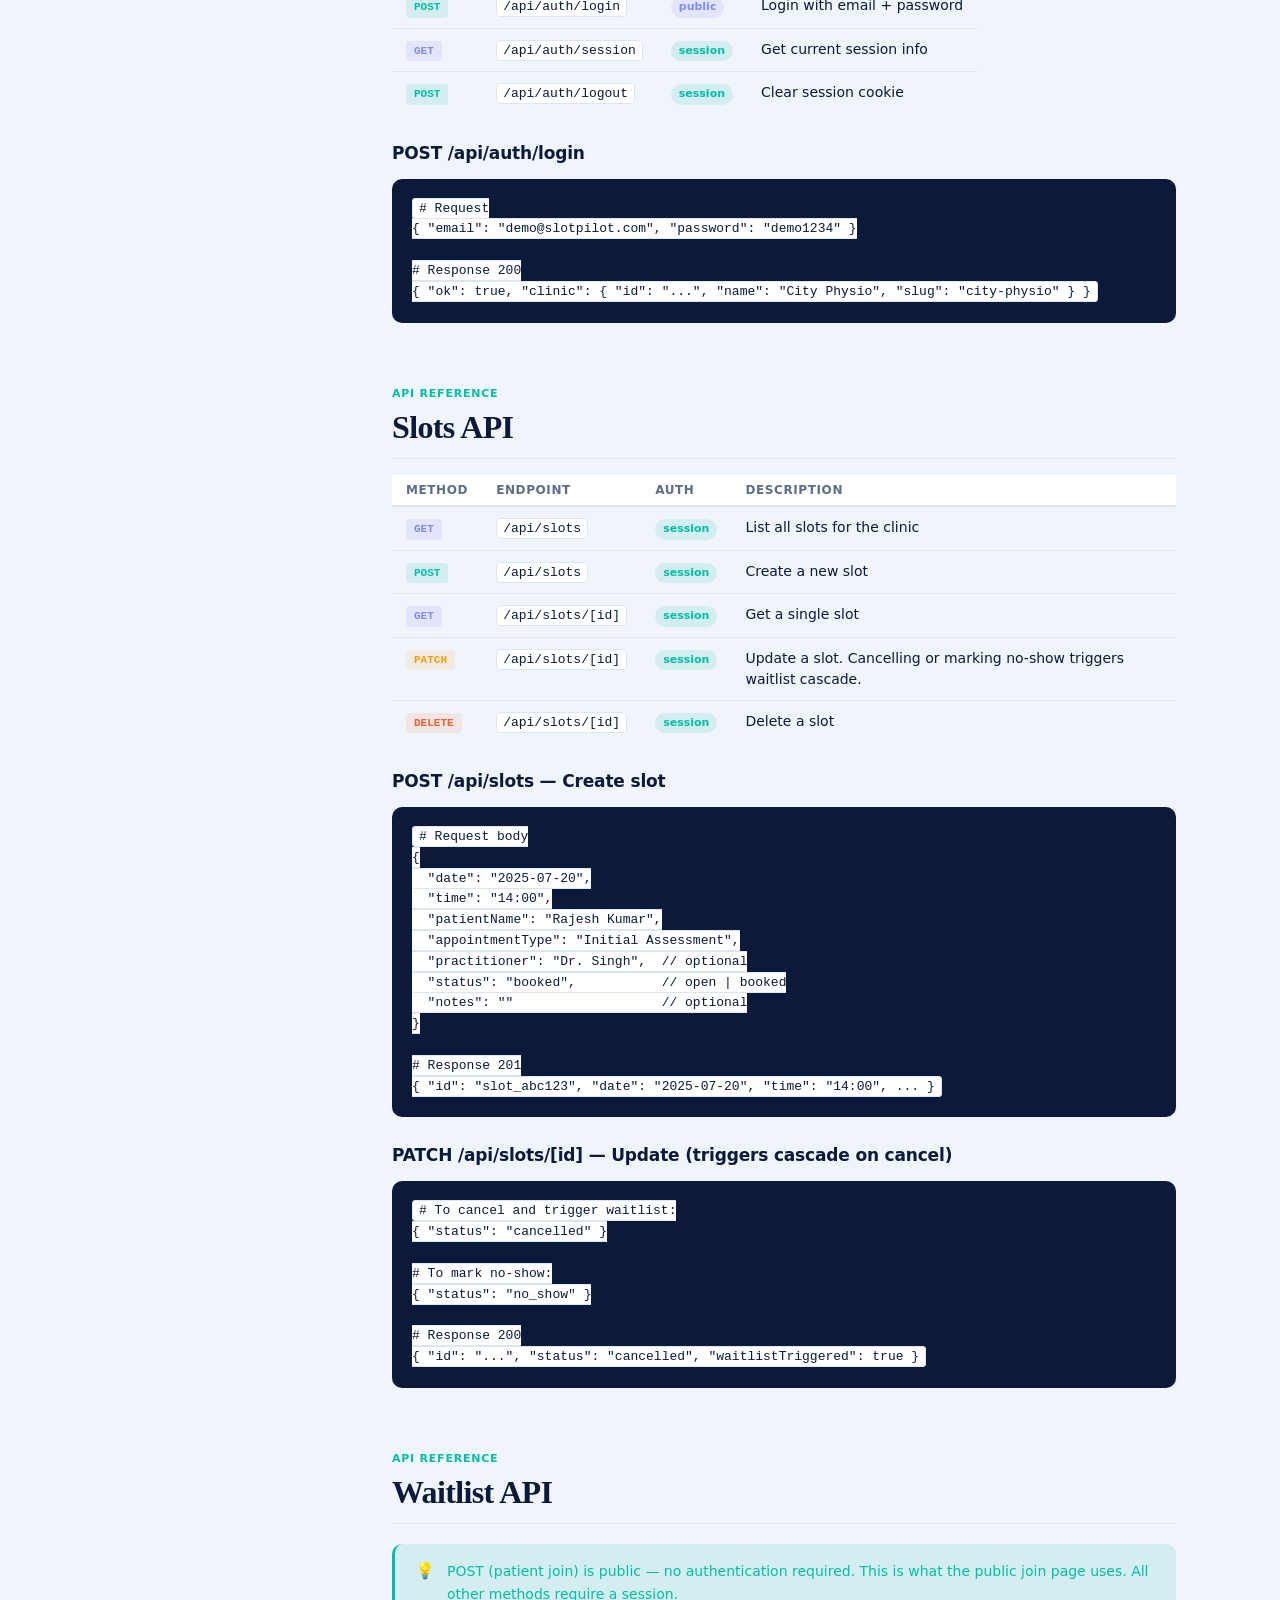
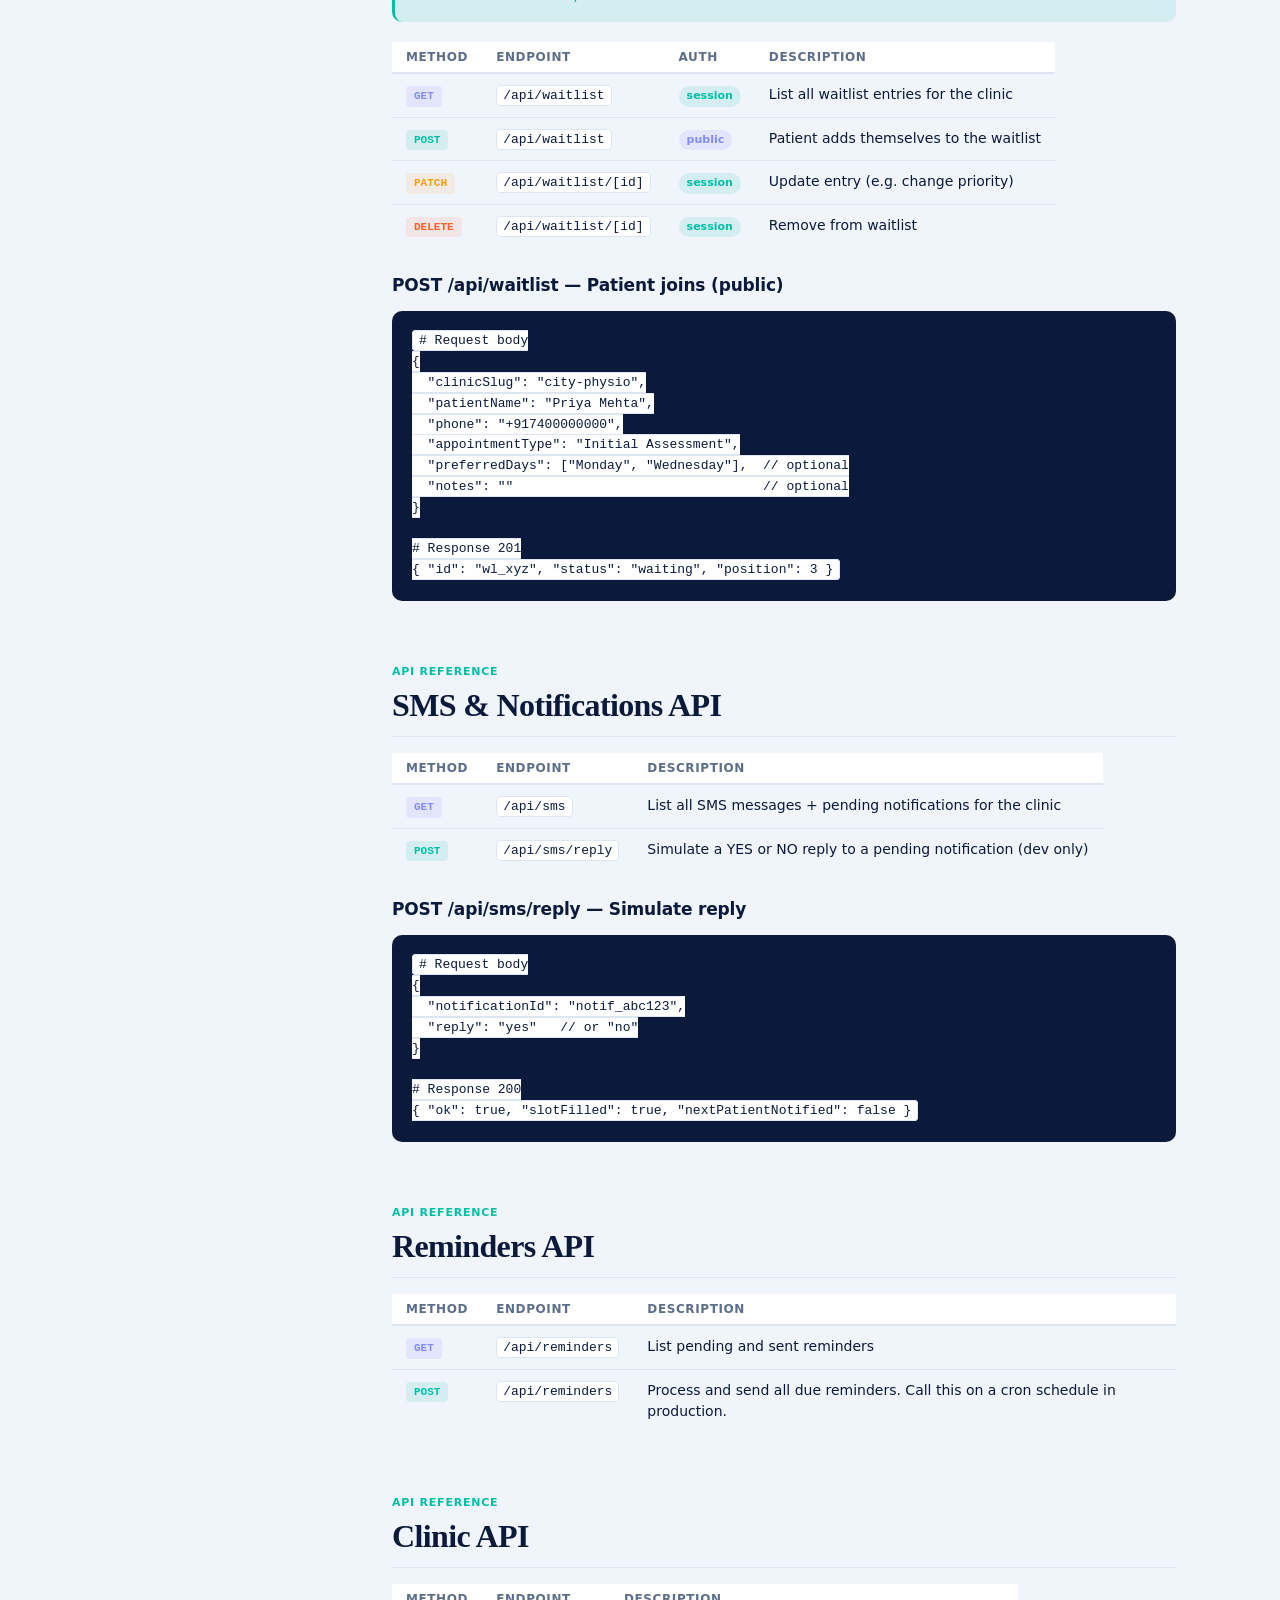
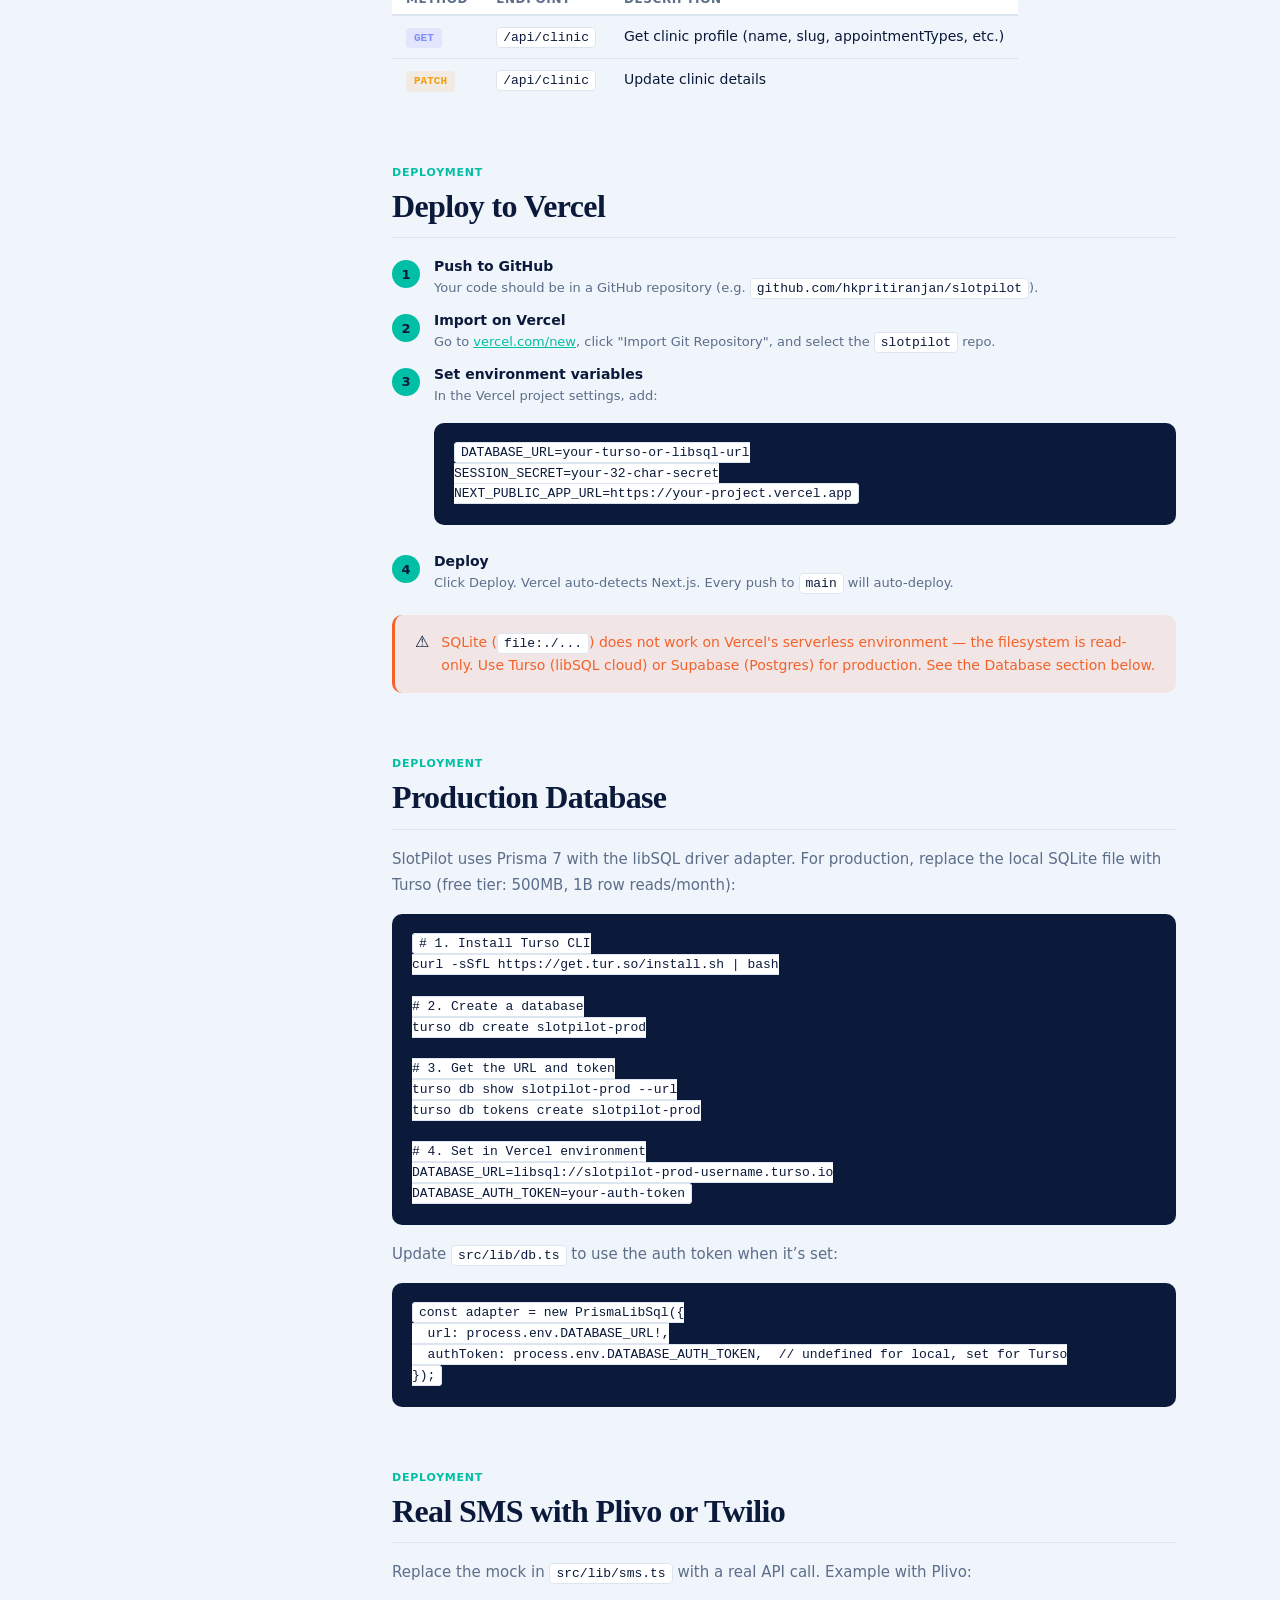
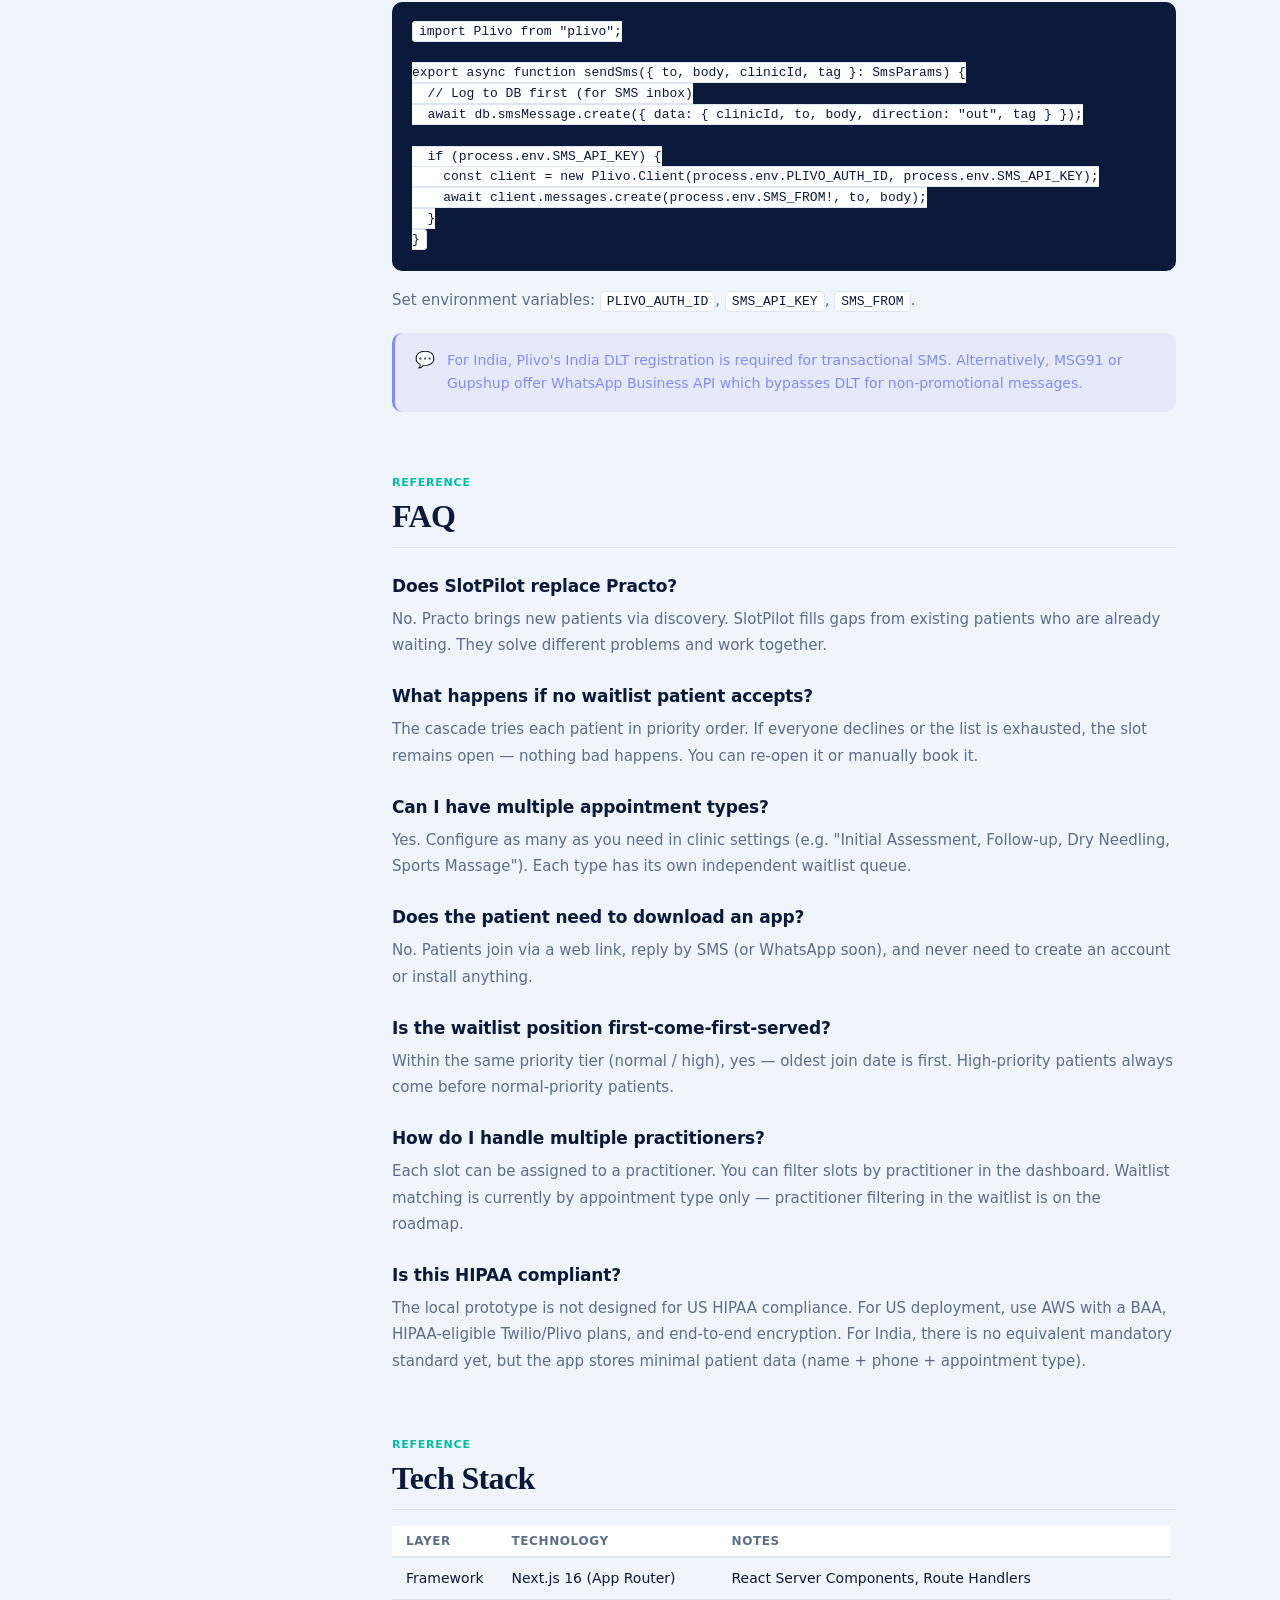
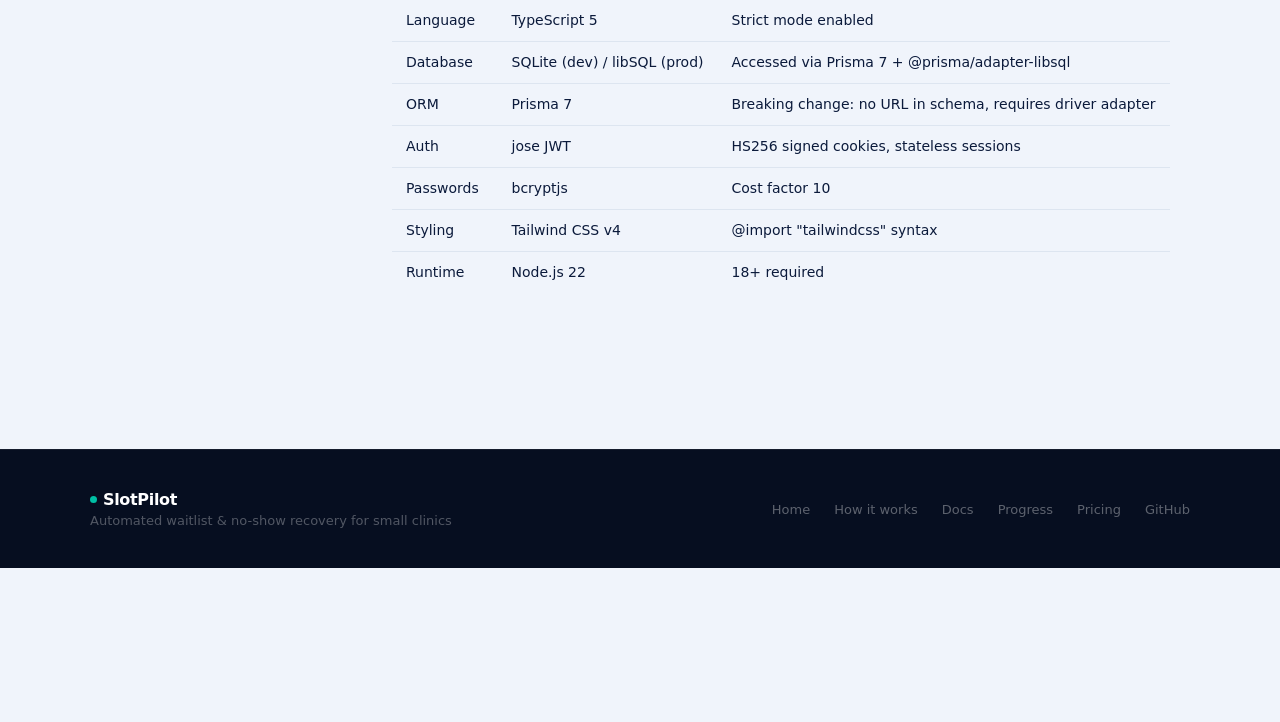
<file: docs.html>
<!DOCTYPE html>
<html lang="en">
<head>
<meta charset="UTF-8">
<meta name="viewport" content="width=device-width,initial-scale=1.0">
<title>SlotPilot Documentation — Setup, API Reference & Configuration</title>
<meta name="description" content="Complete documentation for SlotPilot: installation, clinic setup, slot management, waitlist API, SMS system, reminders, and deployment guide.">
<link rel="stylesheet" href="style.css">
<style>
body{background:var(--bg);}
.docs-layout{display:grid;grid-template-columns:240px 1fr;min-height:100vh;max-width:1200px;margin:0 auto;padding:80px 5vw 60px;}
@media(max-width:860px){.docs-layout{grid-template-columns:1fr;}}

/* SIDEBAR */
.sidebar{padding-top:32px;}
.sidebar-sticky{position:sticky;top:80px;max-height:calc(100vh - 100px);overflow-y:auto;padding-right:16px;}
.sidebar-section{margin-bottom:24px;}
.sidebar-label{font-size:11px;font-weight:700;letter-spacing:0.07em;text-transform:uppercase;color:var(--ash);margin-bottom:8px;padding-left:8px;}
.sidebar-link{display:block;padding:5px 8px;border-radius:6px;font-size:13px;color:var(--ash);text-decoration:none;transition:background .15s,color .15s;line-height:1.4;}
.sidebar-link:hover{background:var(--teal-t);color:var(--teal);}
.sidebar-link.active{background:var(--teal-t);color:var(--teal);font-weight:600;}
@media(max-width:860px){.sidebar{display:none;}}

/* MOBILE NAV */
.mobile-docnav{display:none;background:var(--surface);border:1px solid var(--border);border-radius:var(--radius);padding:12px 16px;margin-bottom:24px;}
@media(max-width:860px){.mobile-docnav{display:block;}}
.mobile-docnav select{width:100%;background:transparent;border:none;font-size:14px;color:var(--ink);outline:none;cursor:pointer;}

/* DOC CONTENT */
.doc-content{padding:32px 0 32px 48px;min-width:0;}
@media(max-width:860px){.doc-content{padding:24px 0;}}
.doc-section{margin-bottom:64px;scroll-margin-top:80px;}
.doc-eyebrow{font-size:11px;font-weight:700;letter-spacing:0.07em;text-transform:uppercase;color:var(--teal);margin-bottom:8px;}
.doc-section h2{font-family:Georgia,"Times New Roman",serif;font-size:clamp(22px,3.5vw,32px);font-weight:700;color:var(--ink);letter-spacing:-0.02em;margin-bottom:16px;padding-bottom:12px;border-bottom:1px solid var(--border);line-height:1.2;}
.doc-section h3{font-size:17px;font-weight:700;color:var(--ink);margin:28px 0 10px;letter-spacing:-0.01em;}
.doc-section h4{font-size:14px;font-weight:700;color:var(--ash);text-transform:uppercase;letter-spacing:0.05em;margin:20px 0 8px;}
.doc-section p{font-size:15px;color:var(--ash);line-height:1.75;margin-bottom:14px;}
.doc-section ul{list-style:none;display:flex;flex-direction:column;gap:8px;margin-bottom:16px;}
.doc-section li{display:flex;gap:10px;align-items:flex-start;font-size:14px;color:var(--ash);line-height:1.6;}
.doc-section li::before{content:'';width:5px;height:5px;border-radius:50%;background:var(--teal);flex-shrink:0;margin-top:7px;}
.doc-section code{background:var(--surface);border:1px solid var(--border);padding:2px 6px;border-radius:4px;font-family:"SFMono-Regular",Consolas,monospace;font-size:13px;color:var(--ink);}
pre{background:var(--midnight);border-radius:10px;padding:20px;overflow-x:auto;margin:16px 0;}
pre code{background:transparent;border:none;padding:0;font-size:13px;color:#E8EEF8;line-height:1.6;}
.code-label{font-size:11px;font-weight:600;color:var(--ash);text-transform:uppercase;letter-spacing:0.05em;margin-bottom:4px;}

/* CALLOUT */
.callout{border-radius:10px;padding:16px 20px;margin:20px 0;display:flex;gap:12px;align-items:flex-start;}
.callout.tip{background:var(--teal-t);border-left:3px solid var(--teal);}
.callout.warn{background:var(--ember-t);border-left:3px solid var(--ember);}
.callout.info{background:rgba(99,102,241,0.08);border-left:3px solid #818CF8;}
.callout-icon{font-size:16px;flex-shrink:0;margin-top:1px;}
.callout-text{font-size:14px;line-height:1.65;}
.callout.tip .callout-text{color:var(--teal);}
.callout.warn .callout-text{color:var(--ember);}
.callout.info .callout-text{color:#818CF8;}

/* TABLE */
.doc-table{width:100%;border-collapse:collapse;margin:16px 0;font-size:14px;overflow-x:auto;display:block;}
.doc-table th{text-align:left;padding:8px 14px;font-size:12px;font-weight:700;text-transform:uppercase;letter-spacing:0.05em;color:var(--ash);background:var(--surface);border-bottom:2px solid var(--border);}
.doc-table td{padding:10px 14px;border-bottom:1px solid var(--border);color:var(--ink);vertical-align:top;line-height:1.5;}
.doc-table tr:last-child td{border-bottom:none;}
.method{display:inline-block;padding:2px 8px;border-radius:4px;font-size:11px;font-weight:700;font-family:monospace;}
.method.get{background:rgba(99,102,241,0.1);color:#818CF8;}
.method.post{background:var(--teal-t);color:var(--teal);}
.method.patch{background:rgba(245,158,11,0.1);color:#F59E0B;}
.method.delete{background:var(--ember-t);color:var(--ember);}

/* STEPS */
.install-steps{display:flex;flex-direction:column;gap:12px;margin:20px 0;}
.install-step{display:flex;align-items:flex-start;gap:14px;}
.install-num{width:28px;height:28px;border-radius:50%;background:var(--teal);color:var(--midnight);font-size:13px;font-weight:800;display:flex;align-items:center;justify-content:center;flex-shrink:0;margin-top:2px;}
.install-body{flex:1;}
.install-title{font-size:14px;font-weight:700;color:var(--ink);margin-bottom:4px;}
.install-desc{font-size:13px;color:var(--ash);line-height:1.6;}

/* BADGE */
.badge{display:inline-block;padding:2px 8px;border-radius:100px;font-size:11px;font-weight:600;}
.badge.required{background:var(--ember-t);color:var(--ember);}
.badge.optional{background:var(--border);color:var(--ash);}
.badge.auth{background:var(--teal-t);color:var(--teal);}
.badge.public{background:rgba(99,102,241,0.1);color:#818CF8;}
</style>
</head>
<body>
<nav id="nav" class="light-nav" style="background:rgba(255,255,255,0.97);border-color:var(--border);">
  <a class="nav-logo dark-text" href="index.html"><span class="dot"></span>SlotPilot</a>
  <div class="nav-links">
    <a class="nav-link dark-link" href="index.html" data-i18n="nav.home">Home</a>
    <a class="nav-link dark-link" href="how-it-works.html" data-i18n="nav.how">How it works</a>
    <a class="nav-link dark-link active" href="docs.html" data-i18n="nav.docs">Docs</a>
    <a class="nav-link dark-link" href="progress.html" data-i18n="nav.progress">Progress</a>
    <button class="nav-theme dark-btn" id="themeBtn" aria-label="Toggle theme">&#9681;</button>
    <div class="lang-picker">
      <button class="lang-trigger dark-btn" id="langTrigger" aria-haspopup="listbox" aria-label="Select language">EN &#9662;</button>
      <div class="lang-dropdown" id="langDropdown" role="listbox">
        <button class="lang-option active" data-lang="en">English</button>
        <button class="lang-option" data-lang="fr">Français</button>
        <button class="lang-option" data-lang="ro">Română</button>
        <button class="lang-option" data-lang="de">Deutsch</button>
        <button class="lang-option" data-lang="es">Español</button>
        <button class="lang-option" data-lang="it">Italiano</button>
        <button class="lang-option" data-lang="pt">Português</button>
        <button class="lang-option" data-lang="ja">日本語</button>
      </div>
    </div>
    <a class="nav-cta" href="index.html#pricing" data-i18n="nav.startFree">Start free &rarr;</a>
  </div>
</nav>

<div class="docs-layout">
  <!-- SIDEBAR -->
  <aside class="sidebar">
    <div class="sidebar-sticky">
      <div class="sidebar-section">
        <div class="sidebar-label" data-i18n="docs.sidebar.overview">Overview</div>
        <a class="sidebar-link active" href="#overview">What is SlotPilot?</a>
        <a class="sidebar-link" href="#architecture">Architecture</a>
      </div>
      <div class="sidebar-section">
        <div class="sidebar-label" data-i18n="docs.sidebar.start">Getting Started</div>
        <a class="sidebar-link" href="#prerequisites">Prerequisites</a>
        <a class="sidebar-link" href="#installation">Installation</a>
        <a class="sidebar-link" href="#database">Database setup</a>
        <a class="sidebar-link" href="#env">Environment variables</a>
        <a class="sidebar-link" href="#first-login">First login</a>
      </div>
      <div class="sidebar-section">
        <div class="sidebar-label" data-i18n="docs.sidebar.concepts">Core Concepts</div>
        <a class="sidebar-link" href="#slots">Slots</a>
        <a class="sidebar-link" href="#waitlist">Waitlist</a>
        <a class="sidebar-link" href="#cascade">Cascade logic</a>
        <a class="sidebar-link" href="#reminders">Reminders</a>
        <a class="sidebar-link" href="#sms">SMS system</a>
      </div>
      <div class="sidebar-section">
        <div class="sidebar-label" data-i18n="docs.sidebar.api">API Reference</div>
        <a class="sidebar-link" href="#api-auth">Authentication</a>
        <a class="sidebar-link" href="#api-slots">Slots</a>
        <a class="sidebar-link" href="#api-waitlist">Waitlist</a>
        <a class="sidebar-link" href="#api-sms">SMS &amp; Notifications</a>
        <a class="sidebar-link" href="#api-reminders">Reminders</a>
        <a class="sidebar-link" href="#api-clinic">Clinic</a>
      </div>
      <div class="sidebar-section">
        <div class="sidebar-label" data-i18n="docs.sidebar.deploy">Deployment</div>
        <a class="sidebar-link" href="#deploy-vercel">Vercel</a>
        <a class="sidebar-link" href="#deploy-db">Production database</a>
        <a class="sidebar-link" href="#deploy-sms">Real SMS (Plivo/Twilio)</a>
      </div>
      <div class="sidebar-section">
        <div class="sidebar-label" data-i18n="docs.sidebar.reference">Reference</div>
        <a class="sidebar-link" href="#faq">FAQ</a>
        <a class="sidebar-link" href="#stack">Tech stack</a>
      </div>
    </div>
  </aside>

  <!-- MOBILE SELECT -->
  <div style="padding-top:32px;">
  <div class="mobile-docnav">
    <select onchange="window.location.hash=this.value">
      <option value="#overview">Overview</option>
      <option value="#installation">Installation</option>
      <option value="#slots">Slots</option>
      <option value="#waitlist">Waitlist</option>
      <option value="#api-auth">API: Auth</option>
      <option value="#api-slots">API: Slots</option>
      <option value="#api-waitlist">API: Waitlist</option>
      <option value="#deploy-vercel">Deploy to Vercel</option>
      <option value="#faq">FAQ</option>
    </select>
  </div>

  <div class="doc-content">

    <!-- OVERVIEW -->
    <div class="doc-section" id="overview">
      <div class="doc-eyebrow">Overview</div>
      <h2>What is SlotPilot?</h2>
      <p>SlotPilot is an automated clinic waitlist and no-show recovery system. When a booked patient cancels or doesn't show up, SlotPilot finds the next matching patient on the waitlist, texts them an offer, and books the slot automatically if they confirm — all within 15 minutes, with no staff involvement after the initial cancel action.</p>
      <p>It is built as a self-hostable Next.js application for small clinics (physiotherapy, chiropractic, dental) that are losing significant revenue to unfilled cancelled appointments but don't have the budget for enterprise scheduling software.</p>
      <ul>
        <li>SMS cascade: system texts waitlist patients one by one until someone confirms</li>
        <li>15-minute offer windows: each patient has 15 minutes to reply YES before the next is tried</li>
        <li>24h + 2h reminders: automatically sent to all booked patients to reduce no-show rates</li>
        <li>Priority queue: high-priority patients jump the standard waitlist queue</li>
        <li>Multi-practitioner: slots can be assigned to specific practitioners within a clinic</li>
        <li>Mock SMS for local dev: full SMS lifecycle simulated in the UI, no external service needed</li>
      </ul>
    </div>

    <!-- ARCHITECTURE -->
    <div class="doc-section" id="architecture">
      <div class="doc-eyebrow">Overview</div>
      <h2>Architecture</h2>
      <p>SlotPilot is a standard Next.js 16 App Router application. All business logic lives in API route handlers (<code>src/app/api/</code>). The frontend is server-rendered React with client components only where interactivity is required.</p>
      <pre><code>src/
├── app/
│   ├── api/
│   │   ├── auth/         # login, signup, session, logout
│   │   ├── slots/        # CRUD + status transitions
│   │   │   └── [id]/     # GET / PATCH / DELETE single slot
│   │   ├── waitlist/     # Patient waitlist management
│   │   │   └── [id]/     # PATCH / DELETE single entry
│   │   ├── sms/          # SMS log + reply simulation
│   │   ├── reminders/    # Reminder processing
│   │   └── clinic/       # Clinic profile
│   ├── dashboard/        # Clinic-side UI (auth-gated)
│   │   ├── slots/
│   │   ├── waitlist/
│   │   └── sms/
│   ├── join/[slug]/      # Public patient waitlist join page
│   └── signup/           # Clinic registration
└── lib/
    ├── db.ts             # Prisma client singleton
    ├── session.ts        # JWT cookie auth (jose)
    ├── sms.ts            # SMS abstraction layer
    └── waitlist-engine.ts  # Core cascade + reminder logic</code></pre>
      <h3>Data models</h3>
      <table class="doc-table">
        <thead><tr><th>Model</th><th>Purpose</th><th>Key fields</th></tr></thead>
        <tbody>
          <tr><td><code>Clinic</code></td><td>One row per registered clinic</td><td>name, email, slug, appointmentTypes, slotDuration</td></tr>
          <tr><td><code>Slot</code></td><td>A single appointment slot</td><td>date, time, patientName, appointmentType, status, practitioner</td></tr>
          <tr><td><code>WaitlistEntry</code></td><td>A patient waiting for a slot</td><td>patientName, phone, appointmentType, priority, status</td></tr>
          <tr><td><code>Notification</code></td><td>An active offer sent to a waitlist patient</td><td>slotId, waitlistEntryId, status, expiresAt</td></tr>
          <tr><td><code>SmsMessage</code></td><td>Log of all SMS sent/received</td><td>to, body, direction, tag</td></tr>
          <tr><td><code>Reminder</code></td><td>Scheduled reminders for booked slots</td><td>slotId, type (24h/2h), sentAt</td></tr>
        </tbody>
      </table>
    </div>

    <!-- PREREQUISITES -->
    <div class="doc-section" id="prerequisites">
      <div class="doc-eyebrow">Getting Started</div>
      <h2>Prerequisites</h2>
      <ul>
        <li>Node.js 18 or higher (<code>node --version</code> to check)</li>
        <li>npm 9 or higher</li>
        <li>Git</li>
      </ul>
      <p>No database server required for local development — SlotPilot uses SQLite via libsql, which runs as a local file.</p>
    </div>

    <!-- INSTALLATION -->
    <div class="doc-section" id="installation">
      <div class="doc-eyebrow">Getting Started</div>
      <h2>Installation</h2>
      <div class="install-steps">
        <div class="install-step"><div class="install-num">1</div><div class="install-body"><div class="install-title">Clone the repository</div><pre><code>git clone https://github.com/hkpritiranjan/slotpilot.git
cd slotpilot</code></pre></div></div>
        <div class="install-step"><div class="install-num">2</div><div class="install-body"><div class="install-title">Install dependencies</div><pre><code>npm install</code></pre></div></div>
        <div class="install-step"><div class="install-num">3</div><div class="install-body"><div class="install-title">Set up environment variables</div><div class="install-desc">Copy the example and edit as needed (see Environment Variables section below).</div><pre><code># Create .env.local
DATABASE_URL="file:./prisma/slotpilot.db"
SESSION_SECRET="your-secret-at-least-32-characters-long"
NEXT_PUBLIC_APP_URL="http://localhost:3000"</code></pre></div></div>
        <div class="install-step"><div class="install-num">4</div><div class="install-body"><div class="install-title">Generate Prisma client and push schema</div><pre><code>npx prisma generate
npx prisma db push</code></pre></div></div>
        <div class="install-step"><div class="install-num">5</div><div class="install-body"><div class="install-title">Seed the demo clinic (optional)</div><div class="install-desc">Creates a demo account: <code>demo@slotpilot.com</code> / <code>demo1234</code>, slug <code>city-physio</code>.</div><pre><code>npx tsx prisma/seed.ts</code></pre></div></div>
        <div class="install-step"><div class="install-num">6</div><div class="install-body"><div class="install-title">Start the development server</div><pre><code>npm run dev</code></pre><div class="install-desc">Open <a href="http://localhost:3000" style="color:var(--teal)">http://localhost:3000</a></div></div></div>
      </div>
    </div>

    <!-- ENV -->
    <div class="doc-section" id="env">
      <div class="doc-eyebrow">Getting Started</div>
      <h2>Environment Variables</h2>
      <table class="doc-table">
        <thead><tr><th>Variable</th><th>Required</th><th>Description</th></tr></thead>
        <tbody>
          <tr><td><code>DATABASE_URL</code></td><td><span class="badge required">required</span></td><td>SQLite file path or libSQL URL. For local: <code>file:./prisma/slotpilot.db</code></td></tr>
          <tr><td><code>SESSION_SECRET</code></td><td><span class="badge required">required</span></td><td>At least 32 characters. Used to sign JWT session cookies.</td></tr>
          <tr><td><code>NEXT_PUBLIC_APP_URL</code></td><td><span class="badge required">required</span></td><td>Full base URL. Used to construct patient join links. E.g. <code>https://your-clinic.vercel.app</code></td></tr>
          <tr><td><code>SMS_API_KEY</code></td><td><span class="badge optional">optional</span></td><td>Plivo/Twilio API key. If absent, SMS is mocked in the database.</td></tr>
          <tr><td><code>SMS_FROM</code></td><td><span class="badge optional">optional</span></td><td>Sender number for real SMS. E.g. <code>+917400000000</code></td></tr>
        </tbody>
      </table>
      <div class="callout tip"><div class="callout-icon">&#128161;</div><div class="callout-text">The mock SMS system works fully without any external API keys. You can simulate the entire YES/NO reply flow through the SMS Inbox tab in the dashboard.</div></div>
    </div>

    <!-- FIRST LOGIN -->
    <div class="doc-section" id="first-login">
      <div class="doc-eyebrow">Getting Started</div>
      <h2>First Login &amp; Demo Flow</h2>
      <p>After seeding, log in with <code>demo@slotpilot.com</code> / <code>demo1234</code> to explore the full system.</p>
      <h3>End-to-end demo in 5 minutes</h3>
      <div class="install-steps">
        <div class="install-step"><div class="install-num">1</div><div class="install-body"><div class="install-title">Create a slot</div><div class="install-desc">Go to Dashboard &rarr; Slots &rarr; Add Slot. Set patient name, date/time, appointment type (e.g. Initial Assessment), and mark it as Booked.</div></div></div>
        <div class="install-step"><div class="install-num">2</div><div class="install-body"><div class="install-title">Add yourself to the waitlist</div><div class="install-desc">Open <code>/join/city-physio</code> in a new tab. Enter your name, phone, and select the same appointment type.</div></div></div>
        <div class="install-step"><div class="install-num">3</div><div class="install-body"><div class="install-title">Cancel the slot</div><div class="install-desc">Back in the dashboard, click Cancel on the slot. You&rsquo;ll see a green notification: "Notifying [your name] from waitlist via SMS."</div></div></div>
        <div class="install-step"><div class="install-num">4</div><div class="install-body"><div class="install-title">Simulate a YES reply</div><div class="install-desc">Go to Dashboard &rarr; SMS Inbox. You&rsquo;ll see the outbound SMS. Click "Simulate YES." The slot is booked under your name immediately.</div></div></div>
        <div class="install-step"><div class="install-num">5</div><div class="install-body"><div class="install-title">Check reminders</div><div class="install-desc">The system has queued 24h and 2h reminders. You can trigger them manually via <code>POST /api/reminders</code> to see the reminder SMS logged.</div></div></div>
      </div>
    </div>

    <!-- SLOTS -->
    <div class="doc-section" id="slots">
      <div class="doc-eyebrow">Core Concepts</div>
      <h2>Slots</h2>
      <p>A slot represents a single appointment time in a clinic's schedule. Slots have the following statuses:</p>
      <table class="doc-table">
        <thead><tr><th>Status</th><th>Meaning</th></tr></thead>
        <tbody>
          <tr><td><code>open</code></td><td>Slot exists but no patient booked yet</td></tr>
          <tr><td><code>booked</code></td><td>A patient is booked. 24h and 2h reminders will be sent.</td></tr>
          <tr><td><code>cancelled</code></td><td>Patient cancelled. Triggers the waitlist cascade immediately.</td></tr>
          <tr><td><code>no_show</code></td><td>Patient didn't show. Triggers the waitlist cascade for future slots.</td></tr>
          <tr><td><code>completed</code></td><td>Appointment occurred. Terminal state.</td></tr>
        </tbody>
      </table>
      <div class="callout tip"><div class="callout-icon">&#128161;</div><div class="callout-text">The waitlist cascade is triggered the moment a slot transitions to <code>cancelled</code> or <code>no_show</code> status via the PATCH endpoint. This is the only action that triggers it.</div></div>
    </div>

    <!-- WAITLIST -->
    <div class="doc-section" id="waitlist">
      <div class="doc-eyebrow">Core Concepts</div>
      <h2>Waitlist</h2>
      <p>The waitlist is a per-clinic queue of patients waiting for a specific appointment type. Each entry has:</p>
      <table class="doc-table">
        <thead><tr><th>Field</th><th>Type</th><th>Notes</th></tr></thead>
        <tbody>
          <tr><td><code>patientName</code></td><td>string</td><td>Patient's full name</td></tr>
          <tr><td><code>phone</code></td><td>string</td><td>Mobile number (SMS target)</td></tr>
          <tr><td><code>appointmentType</code></td><td>string</td><td>Must match one of the clinic's configured types</td></tr>
          <tr><td><code>priority</code></td><td>normal / high</td><td>High priority patients are offered slots before normal-priority patients</td></tr>
          <tr><td><code>preferredDays</code></td><td>string[]</td><td>Optional. Patient's preferred days (Mon–Sun). Not yet used in matching.</td></tr>
          <tr><td><code>notes</code></td><td>string</td><td>Optional. Staff notes on the patient.</td></tr>
          <tr><td><code>status</code></td><td>waiting / notified / booked / removed</td><td>Set automatically by the system</td></tr>
        </tbody>
      </table>
      <p>Patients add themselves via the public join page at <code>/join/[clinic-slug]</code>. Staff can also add patients from the dashboard.</p>
    </div>

    <!-- CASCADE -->
    <div class="doc-section" id="cascade">
      <div class="doc-eyebrow">Core Concepts</div>
      <h2>Cascade Logic</h2>
      <p>When a slot is cancelled or no-showed, <code>triggerWaitlistForSlot(slotId)</code> runs:</p>
      <pre><code>1. Find all WaitlistEntry rows where:
   - clinicId matches the slot's clinic
   - appointmentType matches the slot's appointmentType
   - status = "waiting"
   Order by: priority DESC (high first), createdAt ASC (oldest first)

2. Take the first matching entry.

3. Create a Notification record:
   - status: "pending"
   - expiresAt: now + 15 minutes

4. Send SMS to the patient.

5. Update WaitlistEntry status to "notified".</code></pre>
      <p>When the patient replies:</p>
      <pre><code>YES reply → handleWaitlistReply(notificationId, "yes")
  - Check notification not expired
  - Update slot: status = "booked", patientName = waitlist patient
  - Update WaitlistEntry: status = "booked"
  - Update Notification: status = "accepted"
  - Send confirmation SMS
  - Schedule 24h and 2h reminders

NO reply → handleWaitlistReply(notificationId, "no")
  - Update Notification: status = "rejected"
  - Update WaitlistEntry: status = "waiting" (back in queue)
  - Call triggerWaitlistForSlot() again → next patient tried</code></pre>
      <div class="callout warn"><div class="callout-icon">&#9888;</div><div class="callout-text">If a notification expires (15 minutes, no reply), the next run of the cascade will skip this patient and try the next one. Expiry is checked at reply time, not on a cron — add a cron job in production to auto-expire and cascade forward.</div></div>
    </div>

    <!-- REMINDERS -->
    <div class="doc-section" id="reminders">
      <div class="doc-eyebrow">Core Concepts</div>
      <h2>Reminders</h2>
      <p>When a slot is booked (either directly or via waitlist fill), the system creates two Reminder records: a 24h reminder and a 2h reminder. These are not sent immediately — they&rsquo;re sent when <code>POST /api/reminders</code> is called.</p>
      <p>In production, call this endpoint on a cron schedule (e.g. every 30 minutes via Vercel Cron Jobs or an external cron service). It processes all reminders where the scheduled time has passed but <code>sentAt</code> is null.</p>
      <pre><code># Example: cron every 30 minutes via Vercel Cron
# vercel.json
{
  "crons": [
    {
      "path": "/api/reminders",
      "schedule": "*/30 * * * *"
    }
  ]
}</code></pre>
    </div>

    <!-- SMS -->
    <div class="doc-section" id="sms">
      <div class="doc-eyebrow">Core Concepts</div>
      <h2>SMS System</h2>
      <p>All SMS sending goes through <code>src/lib/sms.ts</code>, which is an abstraction layer. In local development (no <code>SMS_API_KEY</code> set), it writes messages to the <code>SmsMessage</code> database table instead of sending.</p>
      <p>To send real SMS, replace the mock implementation with a Plivo or Twilio API call. The function signature is:</p>
      <pre><code>sendSms({
  clinicId: string,
  to: string,       // e.g. "+917400000000"
  body: string,     // message text
  tag: string       // label for the SMS log (e.g. "offer", "reminder", "confirmation")
}): Promise&lt;void&gt;</code></pre>
      <p>The SMS inbox (<code>/dashboard/sms</code>) shows all outbound messages and lets you simulate YES/NO replies during development.</p>
      <div class="callout info"><div class="callout-icon">&#128172;</div><div class="callout-text">WhatsApp Business API integration via MSG91 or Gupshup is planned as the primary delivery channel for Indian clinics. The abstraction layer in sms.ts is designed to swap cleanly.</div></div>
    </div>

    <!-- API AUTH -->
    <div class="doc-section" id="api-auth">
      <div class="doc-eyebrow">API Reference</div>
      <h2>Authentication</h2>
      <p>Sessions are JWT cookies signed with <code>SESSION_SECRET</code>. The cookie is named <code>slotpilot_session</code>, httpOnly, 7-day expiry. All dashboard API routes require a valid session.</p>
      <table class="doc-table">
        <thead><tr><th>Method</th><th>Endpoint</th><th>Auth</th><th>Description</th></tr></thead>
        <tbody>
          <tr><td><span class="method post">POST</span></td><td><code>/api/auth/signup</code></td><td><span class="badge public">public</span></td><td>Register a new clinic</td></tr>
          <tr><td><span class="method post">POST</span></td><td><code>/api/auth/login</code></td><td><span class="badge public">public</span></td><td>Login with email + password</td></tr>
          <tr><td><span class="method get">GET</span></td><td><code>/api/auth/session</code></td><td><span class="badge auth">session</span></td><td>Get current session info</td></tr>
          <tr><td><span class="method post">POST</span></td><td><code>/api/auth/logout</code></td><td><span class="badge auth">session</span></td><td>Clear session cookie</td></tr>
        </tbody>
      </table>
      <h3>POST /api/auth/login</h3>
      <pre><code># Request
{ "email": "demo@slotpilot.com", "password": "demo1234" }

# Response 200
{ "ok": true, "clinic": { "id": "...", "name": "City Physio", "slug": "city-physio" } }</code></pre>
    </div>

    <!-- API SLOTS -->
    <div class="doc-section" id="api-slots">
      <div class="doc-eyebrow">API Reference</div>
      <h2>Slots API</h2>
      <table class="doc-table">
        <thead><tr><th>Method</th><th>Endpoint</th><th>Auth</th><th>Description</th></tr></thead>
        <tbody>
          <tr><td><span class="method get">GET</span></td><td><code>/api/slots</code></td><td><span class="badge auth">session</span></td><td>List all slots for the clinic</td></tr>
          <tr><td><span class="method post">POST</span></td><td><code>/api/slots</code></td><td><span class="badge auth">session</span></td><td>Create a new slot</td></tr>
          <tr><td><span class="method get">GET</span></td><td><code>/api/slots/[id]</code></td><td><span class="badge auth">session</span></td><td>Get a single slot</td></tr>
          <tr><td><span class="method patch">PATCH</span></td><td><code>/api/slots/[id]</code></td><td><span class="badge auth">session</span></td><td>Update a slot. Cancelling or marking no-show triggers waitlist cascade.</td></tr>
          <tr><td><span class="method delete">DELETE</span></td><td><code>/api/slots/[id]</code></td><td><span class="badge auth">session</span></td><td>Delete a slot</td></tr>
        </tbody>
      </table>
      <h3>POST /api/slots — Create slot</h3>
      <pre><code># Request body
{
  "date": "2025-07-20",
  "time": "14:00",
  "patientName": "Rajesh Kumar",
  "appointmentType": "Initial Assessment",
  "practitioner": "Dr. Singh",  // optional
  "status": "booked",           // open | booked
  "notes": ""                   // optional
}

# Response 201
{ "id": "slot_abc123", "date": "2025-07-20", "time": "14:00", ... }</code></pre>
      <h3>PATCH /api/slots/[id] — Update (triggers cascade on cancel)</h3>
      <pre><code># To cancel and trigger waitlist:
{ "status": "cancelled" }

# To mark no-show:
{ "status": "no_show" }

# Response 200
{ "id": "...", "status": "cancelled", "waitlistTriggered": true }</code></pre>
    </div>

    <!-- API WAITLIST -->
    <div class="doc-section" id="api-waitlist">
      <div class="doc-eyebrow">API Reference</div>
      <h2>Waitlist API</h2>
      <div class="callout tip"><div class="callout-icon">&#128161;</div><div class="callout-text">POST (patient join) is public — no authentication required. This is what the public join page uses. All other methods require a session.</div></div>
      <table class="doc-table">
        <thead><tr><th>Method</th><th>Endpoint</th><th>Auth</th><th>Description</th></tr></thead>
        <tbody>
          <tr><td><span class="method get">GET</span></td><td><code>/api/waitlist</code></td><td><span class="badge auth">session</span></td><td>List all waitlist entries for the clinic</td></tr>
          <tr><td><span class="method post">POST</span></td><td><code>/api/waitlist</code></td><td><span class="badge public">public</span></td><td>Patient adds themselves to the waitlist</td></tr>
          <tr><td><span class="method patch">PATCH</span></td><td><code>/api/waitlist/[id]</code></td><td><span class="badge auth">session</span></td><td>Update entry (e.g. change priority)</td></tr>
          <tr><td><span class="method delete">DELETE</span></td><td><code>/api/waitlist/[id]</code></td><td><span class="badge auth">session</span></td><td>Remove from waitlist</td></tr>
        </tbody>
      </table>
      <h3>POST /api/waitlist — Patient joins (public)</h3>
      <pre><code># Request body
{
  "clinicSlug": "city-physio",
  "patientName": "Priya Mehta",
  "phone": "+917400000000",
  "appointmentType": "Initial Assessment",
  "preferredDays": ["Monday", "Wednesday"],  // optional
  "notes": ""                                // optional
}

# Response 201
{ "id": "wl_xyz", "status": "waiting", "position": 3 }</code></pre>
    </div>

    <!-- API SMS -->
    <div class="doc-section" id="api-sms">
      <div class="doc-eyebrow">API Reference</div>
      <h2>SMS &amp; Notifications API</h2>
      <table class="doc-table">
        <thead><tr><th>Method</th><th>Endpoint</th><th>Description</th></tr></thead>
        <tbody>
          <tr><td><span class="method get">GET</span></td><td><code>/api/sms</code></td><td>List all SMS messages + pending notifications for the clinic</td></tr>
          <tr><td><span class="method post">POST</span></td><td><code>/api/sms/reply</code></td><td>Simulate a YES or NO reply to a pending notification (dev only)</td></tr>
        </tbody>
      </table>
      <h3>POST /api/sms/reply — Simulate reply</h3>
      <pre><code># Request body
{
  "notificationId": "notif_abc123",
  "reply": "yes"   // or "no"
}

# Response 200
{ "ok": true, "slotFilled": true, "nextPatientNotified": false }</code></pre>
    </div>

    <!-- API REMINDERS -->
    <div class="doc-section" id="api-reminders">
      <div class="doc-eyebrow">API Reference</div>
      <h2>Reminders API</h2>
      <table class="doc-table">
        <thead><tr><th>Method</th><th>Endpoint</th><th>Description</th></tr></thead>
        <tbody>
          <tr><td><span class="method get">GET</span></td><td><code>/api/reminders</code></td><td>List pending and sent reminders</td></tr>
          <tr><td><span class="method post">POST</span></td><td><code>/api/reminders</code></td><td>Process and send all due reminders. Call this on a cron schedule in production.</td></tr>
        </tbody>
      </table>
    </div>

    <!-- API CLINIC -->
    <div class="doc-section" id="api-clinic">
      <div class="doc-eyebrow">API Reference</div>
      <h2>Clinic API</h2>
      <table class="doc-table">
        <thead><tr><th>Method</th><th>Endpoint</th><th>Description</th></tr></thead>
        <tbody>
          <tr><td><span class="method get">GET</span></td><td><code>/api/clinic</code></td><td>Get clinic profile (name, slug, appointmentTypes, etc.)</td></tr>
          <tr><td><span class="method patch">PATCH</span></td><td><code>/api/clinic</code></td><td>Update clinic details</td></tr>
        </tbody>
      </table>
    </div>

    <!-- DEPLOY VERCEL -->
    <div class="doc-section" id="deploy-vercel">
      <div class="doc-eyebrow">Deployment</div>
      <h2>Deploy to Vercel</h2>
      <div class="install-steps">
        <div class="install-step"><div class="install-num">1</div><div class="install-body"><div class="install-title">Push to GitHub</div><div class="install-desc">Your code should be in a GitHub repository (e.g. <code>github.com/hkpritiranjan/slotpilot</code>).</div></div></div>
        <div class="install-step"><div class="install-num">2</div><div class="install-body"><div class="install-title">Import on Vercel</div><div class="install-desc">Go to <a href="https://vercel.com/new" style="color:var(--teal)" target="_blank">vercel.com/new</a>, click "Import Git Repository", and select the <code>slotpilot</code> repo.</div></div></div>
        <div class="install-step"><div class="install-num">3</div><div class="install-body"><div class="install-title">Set environment variables</div><div class="install-desc">In the Vercel project settings, add:</div><pre><code>DATABASE_URL=your-turso-or-libsql-url
SESSION_SECRET=your-32-char-secret
NEXT_PUBLIC_APP_URL=https://your-project.vercel.app</code></pre></div></div>
        <div class="install-step"><div class="install-num">4</div><div class="install-body"><div class="install-title">Deploy</div><div class="install-desc">Click Deploy. Vercel auto-detects Next.js. Every push to <code>main</code> will auto-deploy.</div></div></div>
      </div>
      <div class="callout warn"><div class="callout-icon">&#9888;</div><div class="callout-text">SQLite (<code>file:./...</code>) does not work on Vercel's serverless environment — the filesystem is read-only. Use Turso (libSQL cloud) or Supabase (Postgres) for production. See the Database section below.</div></div>
    </div>

    <!-- DEPLOY DB -->
    <div class="doc-section" id="deploy-db">
      <div class="doc-eyebrow">Deployment</div>
      <h2>Production Database</h2>
      <p>SlotPilot uses Prisma 7 with the libSQL driver adapter. For production, replace the local SQLite file with Turso (free tier: 500MB, 1B row reads/month):</p>
      <pre><code># 1. Install Turso CLI
curl -sSfL https://get.tur.so/install.sh | bash

# 2. Create a database
turso db create slotpilot-prod

# 3. Get the URL and token
turso db show slotpilot-prod --url
turso db tokens create slotpilot-prod

# 4. Set in Vercel environment
DATABASE_URL=libsql://slotpilot-prod-username.turso.io
DATABASE_AUTH_TOKEN=your-auth-token</code></pre>
      <p>Update <code>src/lib/db.ts</code> to use the auth token when it&rsquo;s set:</p>
      <pre><code>const adapter = new PrismaLibSql({
  url: process.env.DATABASE_URL!,
  authToken: process.env.DATABASE_AUTH_TOKEN,  // undefined for local, set for Turso
});</code></pre>
    </div>

    <!-- DEPLOY SMS -->
    <div class="doc-section" id="deploy-sms">
      <div class="doc-eyebrow">Deployment</div>
      <h2>Real SMS with Plivo or Twilio</h2>
      <p>Replace the mock in <code>src/lib/sms.ts</code> with a real API call. Example with Plivo:</p>
      <pre><code>import Plivo from "plivo";

export async function sendSms({ to, body, clinicId, tag }: SmsParams) {
  // Log to DB first (for SMS inbox)
  await db.smsMessage.create({ data: { clinicId, to, body, direction: "out", tag } });

  if (process.env.SMS_API_KEY) {
    const client = new Plivo.Client(process.env.PLIVO_AUTH_ID, process.env.SMS_API_KEY);
    await client.messages.create(process.env.SMS_FROM!, to, body);
  }
}</code></pre>
      <p>Set environment variables: <code>PLIVO_AUTH_ID</code>, <code>SMS_API_KEY</code>, <code>SMS_FROM</code>.</p>
      <div class="callout info"><div class="callout-icon">&#128172;</div><div class="callout-text">For India, Plivo's India DLT registration is required for transactional SMS. Alternatively, MSG91 or Gupshup offer WhatsApp Business API which bypasses DLT for non-promotional messages.</div></div>
    </div>

    <!-- FAQ -->
    <div class="doc-section" id="faq">
      <div class="doc-eyebrow">Reference</div>
      <h2>FAQ</h2>
      <h3>Does SlotPilot replace Practo?</h3>
      <p>No. Practo brings new patients via discovery. SlotPilot fills gaps from existing patients who are already waiting. They solve different problems and work together.</p>
      <h3>What happens if no waitlist patient accepts?</h3>
      <p>The cascade tries each patient in priority order. If everyone declines or the list is exhausted, the slot remains open — nothing bad happens. You can re-open it or manually book it.</p>
      <h3>Can I have multiple appointment types?</h3>
      <p>Yes. Configure as many as you need in clinic settings (e.g. "Initial Assessment, Follow-up, Dry Needling, Sports Massage"). Each type has its own independent waitlist queue.</p>
      <h3>Does the patient need to download an app?</h3>
      <p>No. Patients join via a web link, reply by SMS (or WhatsApp soon), and never need to create an account or install anything.</p>
      <h3>Is the waitlist position first-come-first-served?</h3>
      <p>Within the same priority tier (normal / high), yes — oldest join date is first. High-priority patients always come before normal-priority patients.</p>
      <h3>How do I handle multiple practitioners?</h3>
      <p>Each slot can be assigned to a practitioner. You can filter slots by practitioner in the dashboard. Waitlist matching is currently by appointment type only — practitioner filtering in the waitlist is on the roadmap.</p>
      <h3>Is this HIPAA compliant?</h3>
      <p>The local prototype is not designed for US HIPAA compliance. For US deployment, use AWS with a BAA, HIPAA-eligible Twilio/Plivo plans, and end-to-end encryption. For India, there is no equivalent mandatory standard yet, but the app stores minimal patient data (name + phone + appointment type).</p>
    </div>

    <!-- STACK -->
    <div class="doc-section" id="stack">
      <div class="doc-eyebrow">Reference</div>
      <h2>Tech Stack</h2>
      <table class="doc-table">
        <thead><tr><th>Layer</th><th>Technology</th><th>Notes</th></tr></thead>
        <tbody>
          <tr><td>Framework</td><td>Next.js 16 (App Router)</td><td>React Server Components, Route Handlers</td></tr>
          <tr><td>Language</td><td>TypeScript 5</td><td>Strict mode enabled</td></tr>
          <tr><td>Database</td><td>SQLite (dev) / libSQL (prod)</td><td>Accessed via Prisma 7 + @prisma/adapter-libsql</td></tr>
          <tr><td>ORM</td><td>Prisma 7</td><td>Breaking change: no URL in schema, requires driver adapter</td></tr>
          <tr><td>Auth</td><td>jose JWT</td><td>HS256 signed cookies, stateless sessions</td></tr>
          <tr><td>Passwords</td><td>bcryptjs</td><td>Cost factor 10</td></tr>
          <tr><td>Styling</td><td>Tailwind CSS v4</td><td>@import "tailwindcss" syntax</td></tr>
          <tr><td>Runtime</td><td>Node.js 22</td><td>18+ required</td></tr>
        </tbody>
      </table>
    </div>

  </div>
  </div>
</div>

<footer>
  <div class="footer-inner">
    <div><div class="footer-logo"><span class="footer-dot"></span>SlotPilot</div><div class="footer-tagline" data-i18n="footer.tagline">Automated waitlist &amp; no-show recovery for small clinics</div></div>
    <div class="footer-links">
      <a class="footer-link" href="index.html" data-i18n="footer.home">Home</a>
      <a class="footer-link" href="how-it-works.html" data-i18n="footer.how">How it works</a>
      <a class="footer-link" href="docs.html" data-i18n="footer.docs">Docs</a>
      <a class="footer-link" href="progress.html" data-i18n="footer.progress">Progress</a>
      <a class="footer-link" href="index.html#pricing" data-i18n="footer.pricing">Pricing</a>
      <a class="footer-link" href="https://github.com/hkpritiranjan/slotpilot" target="_blank" rel="noopener" data-i18n="footer.github">GitHub</a>
    </div>
  </div>
</footer>
<script>
const root=document.documentElement,themeBtn=document.getElementById('themeBtn');
const stored=localStorage.getItem('sp-theme');if(stored)root.dataset.theme=stored;
themeBtn.addEventListener('click',()=>{const c=root.dataset.theme,s=window.matchMedia('(prefers-color-scheme:dark)').matches?'dark':'light',n=!c?(s==='dark'?'light':'dark'):c==='dark'?'light':'dark';root.dataset.theme=n;localStorage.setItem('sp-theme',n);});
// Sidebar active link on scroll
const sections=document.querySelectorAll('.doc-section');
const links=document.querySelectorAll('.sidebar-link');
const obs=new IntersectionObserver((entries)=>{entries.forEach(e=>{if(e.isIntersecting){const id=e.target.id;links.forEach(l=>{l.classList.toggle('active',l.getAttribute('href')==='#'+id);});};});},{threshold:0.3,rootMargin:'-80px 0px -60% 0px'});
sections.forEach(s=>obs.observe(s));
</script>
<script src="locales/en.js"></script>
<script src="locales/fr.js"></script>
<script src="locales/ro.js"></script>
<script src="locales/de.js"></script>
<script src="locales/es.js"></script>
<script src="locales/it.js"></script>
<script src="locales/pt.js"></script>
<script src="locales/ja.js"></script>
<script src="i18n.js"></script>
</body>
</html>
</file>
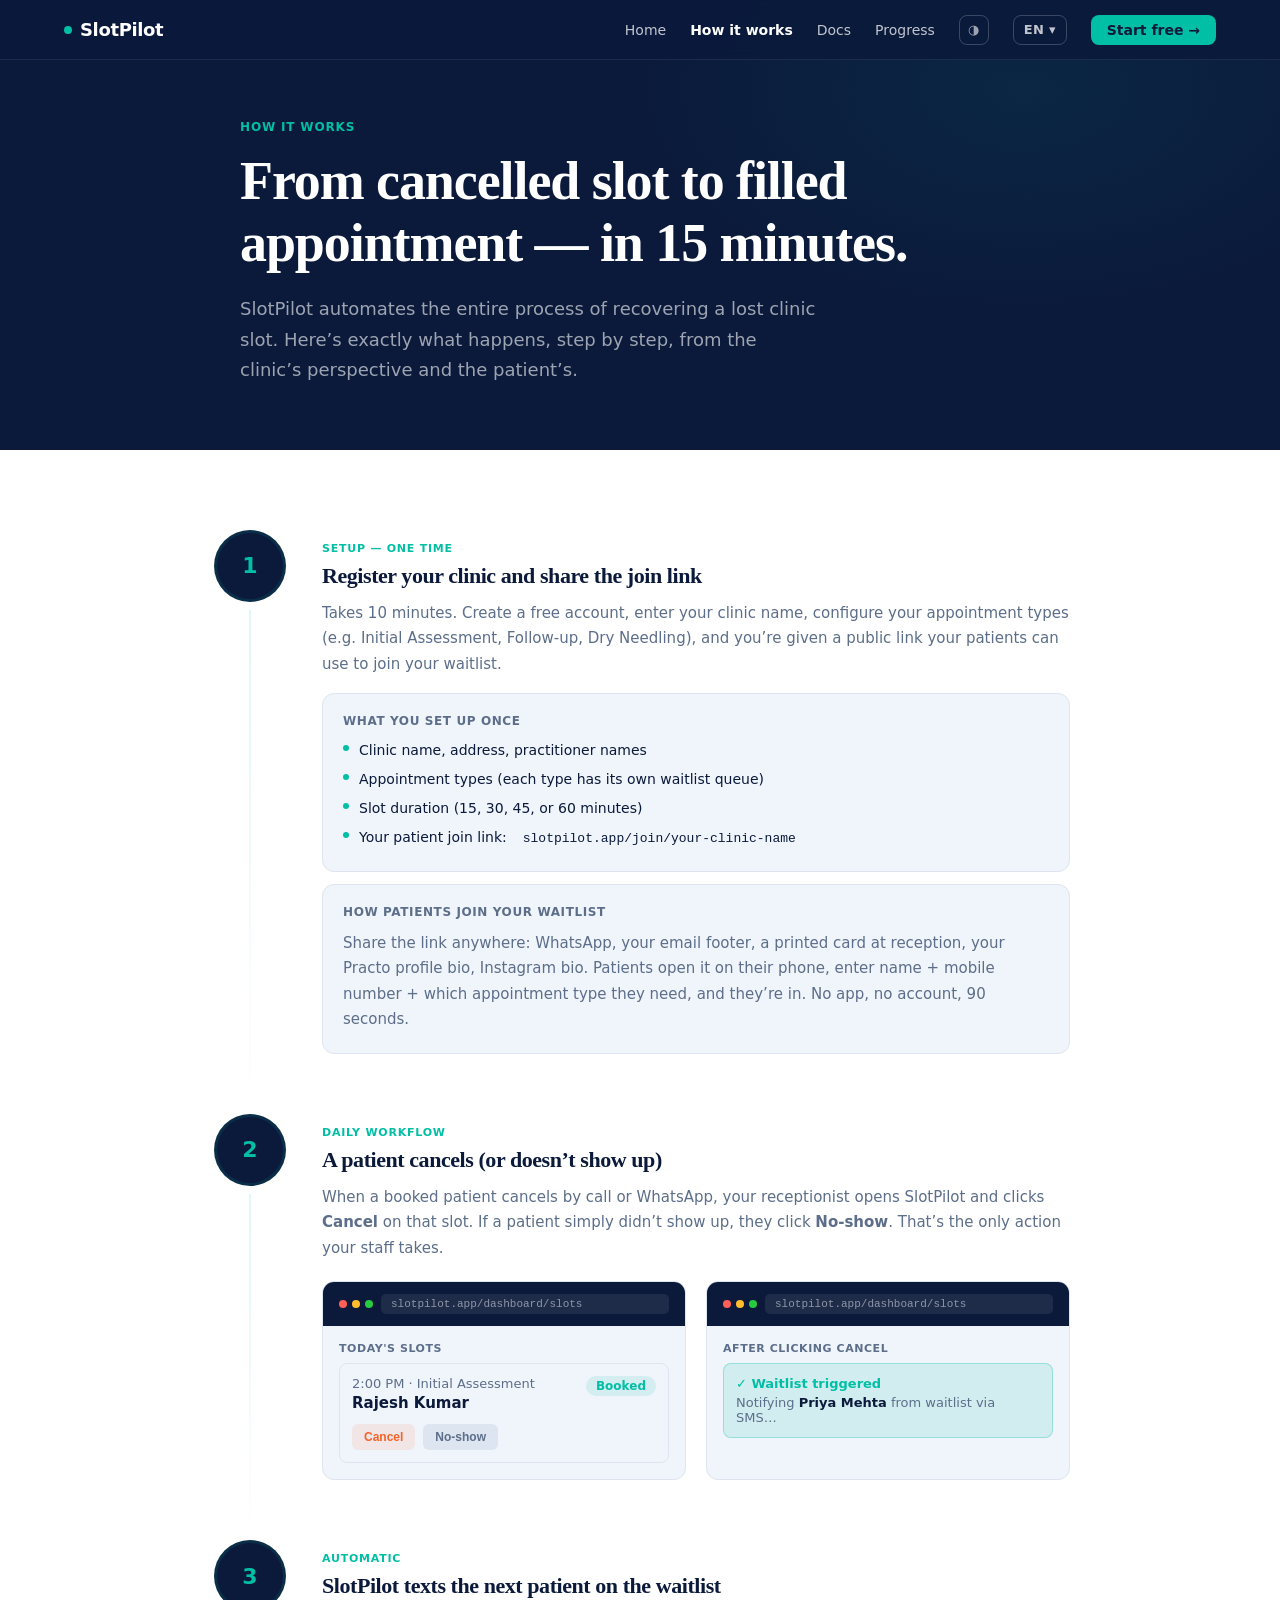
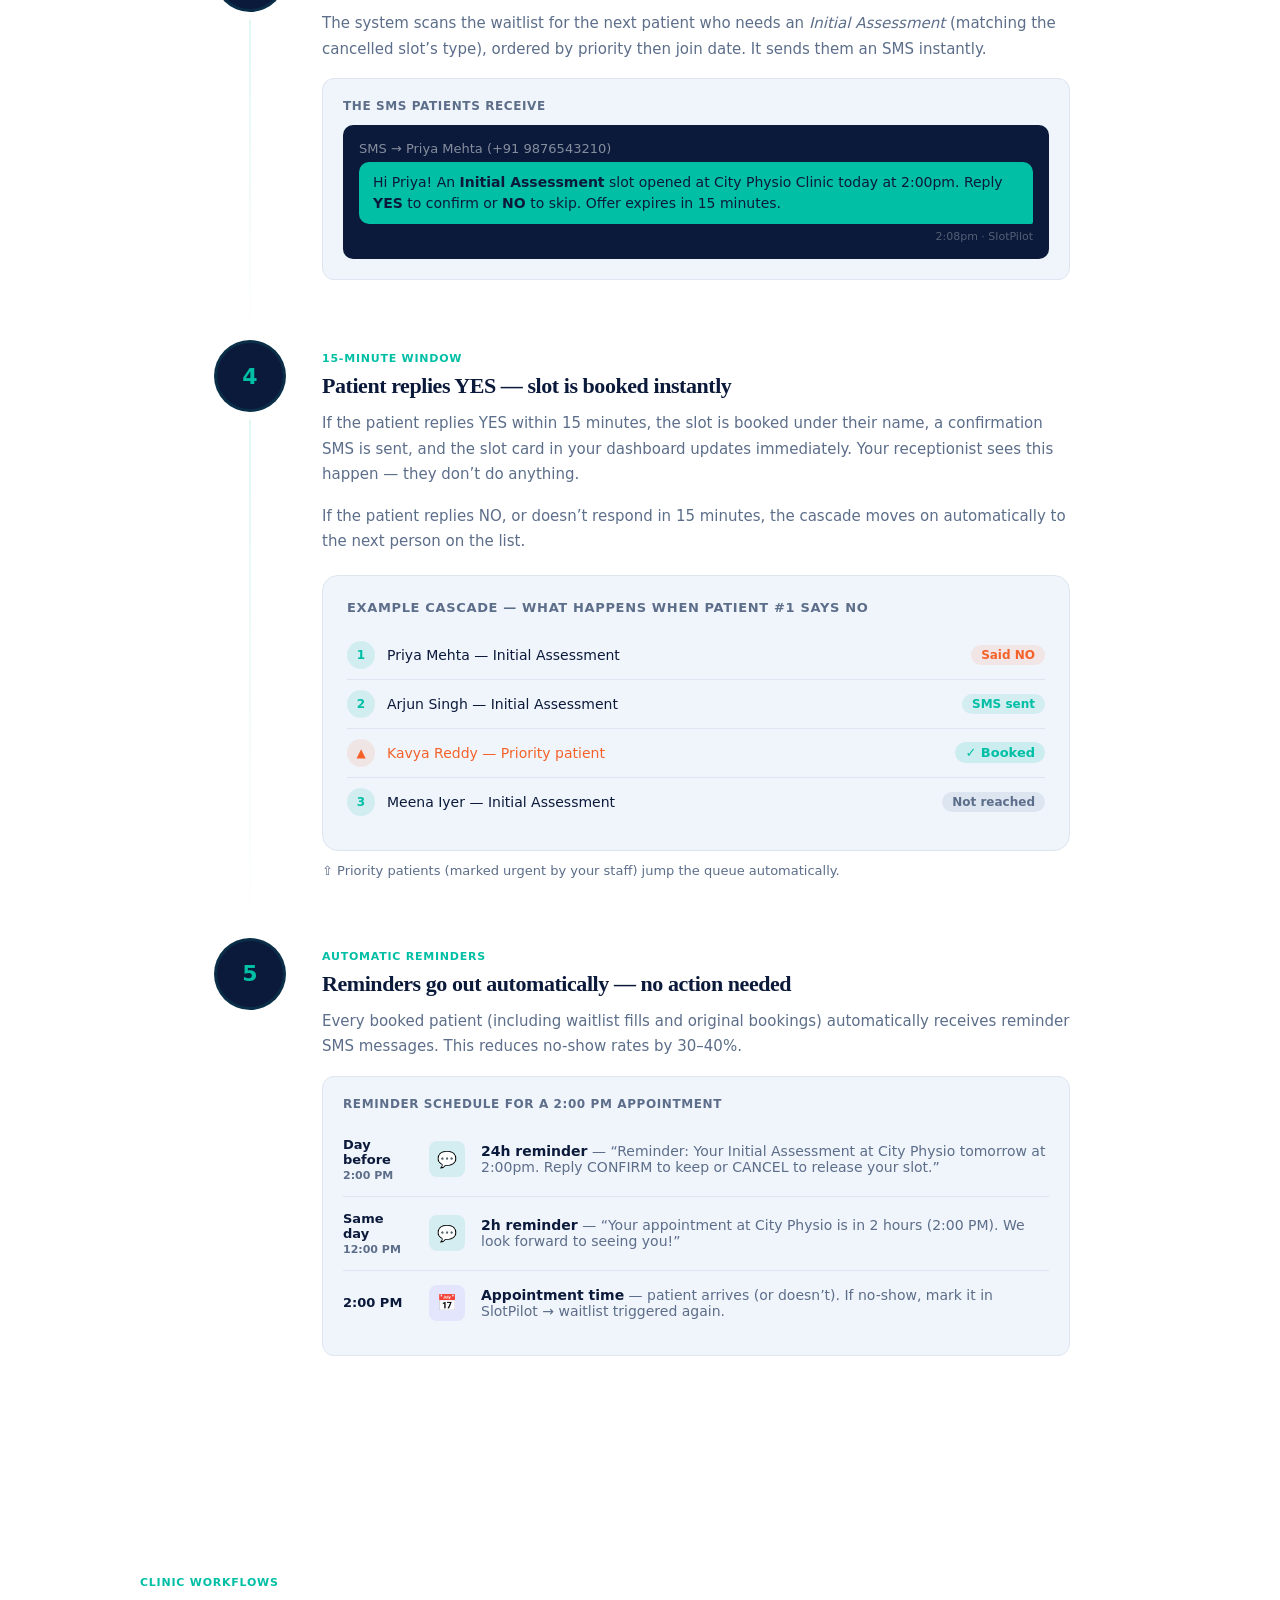
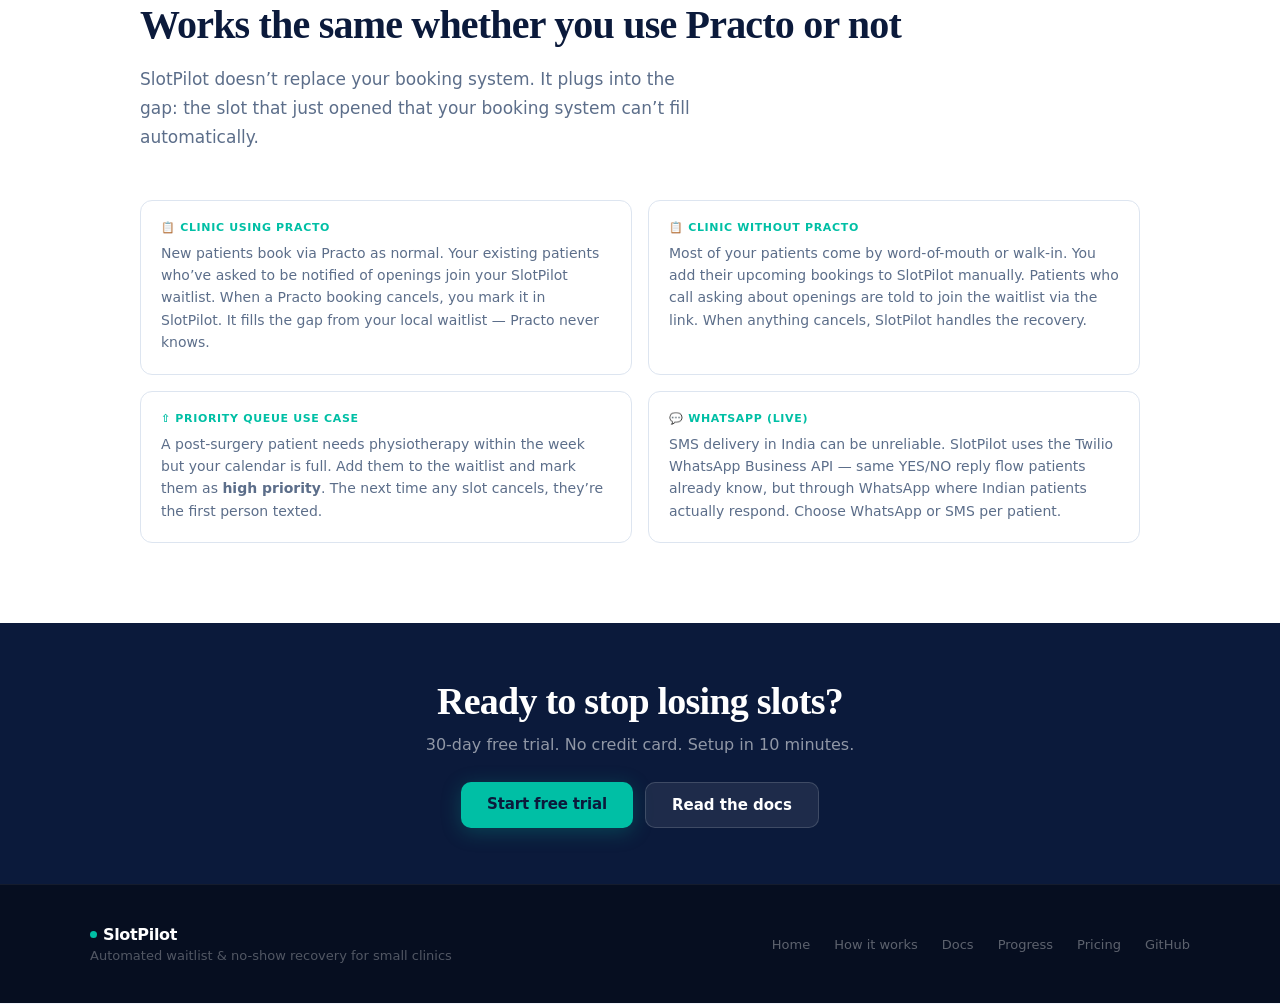
<file: how-it-works.html>
<!DOCTYPE html>
<html lang="en">
<head>
<meta charset="UTF-8">
<meta name="viewport" content="width=device-width,initial-scale=1.0">
<title>How SlotPilot Works — From Cancelled Slot to Filled Appointment</title>
<meta name="description" content="A step-by-step walkthrough of how SlotPilot fills cancelled clinic appointments in under 15 minutes using automated SMS to your existing waitlist.">
<link rel="stylesheet" href="style.css">
<style>
.page-hero{background:var(--midnight);padding:120px 5vw 64px;position:relative;overflow:hidden;}
.page-hero::before{content:'';position:absolute;inset:0;background:radial-gradient(ellipse 50% 80% at 80% 20%,rgba(0,191,165,0.08) 0%,transparent 60%);}
.page-hero-inner{max-width:800px;margin:0 auto;position:relative;z-index:1;}
.page-eyebrow{font-size:12px;font-weight:700;letter-spacing:0.07em;text-transform:uppercase;color:var(--teal);margin-bottom:16px;}
.page-hero h1{font-family:Georgia,"Times New Roman",serif;font-size:clamp(32px,5vw,54px);font-weight:700;color:#fff;letter-spacing:-0.02em;line-height:1.15;margin-bottom:20px;text-wrap:balance;}
.page-hero p{font-size:18px;color:rgba(255,255,255,0.6);line-height:1.7;max-width:580px;}

/* TIMELINE SECTION */
.timeline{padding:80px 5vw;background:var(--surface);}
.timeline-inner{max-width:860px;margin:0 auto;}
.tl-step{display:grid;grid-template-columns:80px 1fr;gap:32px;margin-bottom:60px;position:relative;}
.tl-step:not(:last-child)::after{content:'';position:absolute;left:39px;top:80px;width:2px;height:calc(100% - 20px);background:linear-gradient(to bottom,var(--teal-t) 0%,transparent 100%);}
.tl-num{display:flex;flex-direction:column;align-items:center;gap:8px;}
.tl-circle{width:72px;height:72px;border-radius:50%;background:var(--midnight);color:var(--teal);font-size:22px;font-weight:800;display:flex;align-items:center;justify-content:center;border:3px solid var(--teal-t);flex-shrink:0;font-variant-numeric:tabular-nums;}
.tl-content{padding-top:12px;}
.tl-eyebrow{font-size:11px;font-weight:700;letter-spacing:0.07em;text-transform:uppercase;color:var(--teal);margin-bottom:8px;}
.tl-title{font-size:22px;font-weight:700;color:var(--ink);margin-bottom:12px;letter-spacing:-0.02em;font-family:Georgia,"Times New Roman",serif;}
.tl-desc{font-size:15px;color:var(--ash);line-height:1.7;margin-bottom:16px;}
.tl-card{background:var(--bg);border:1px solid var(--border);border-radius:var(--radius);padding:20px;margin-top:16px;}
.tl-card-title{font-size:12px;font-weight:700;letter-spacing:0.05em;text-transform:uppercase;color:var(--ash);margin-bottom:12px;}
.tl-items{display:flex;flex-direction:column;gap:8px;}
.tl-item{display:flex;align-items:flex-start;gap:10px;font-size:14px;color:var(--ink);line-height:1.5;}
.tl-dot{width:6px;height:6px;border-radius:50%;background:var(--teal);flex-shrink:0;margin-top:5px;}
@media(max-width:600px){.tl-step{grid-template-columns:1fr;}.tl-step::after{display:none;}.tl-num{flex-direction:row;}.tl-circle{width:48px;height:48px;font-size:16px;}}

/* CASCADE DIAGRAM */
.cascade{background:var(--bg);border:1px solid var(--border);border-radius:16px;padding:24px;margin-top:20px;}
.cascade-title{font-size:13px;font-weight:700;color:var(--ash);text-transform:uppercase;letter-spacing:0.05em;margin-bottom:16px;}
.cascade-row{display:flex;align-items:center;gap:12px;padding:10px 0;border-bottom:1px solid var(--border);}
.cascade-row:last-child{border-bottom:none;}
.cas-num{width:28px;height:28px;border-radius:50%;background:var(--teal-t);color:var(--teal);font-size:12px;font-weight:700;display:flex;align-items:center;justify-content:center;flex-shrink:0;}
.cas-num.no{background:var(--ember-t);color:var(--ember);}
.cas-name{flex:1;font-size:14px;color:var(--ink);font-weight:500;}
.cas-action{font-size:12px;font-weight:600;padding:3px 10px;border-radius:100px;}
.cas-action.sent{background:var(--teal-t);color:var(--teal);}
.cas-action.no{background:var(--ember-t);color:var(--ember);}
.cas-action.skip{background:var(--border);color:var(--ash);}
.cas-action.booked{background:rgba(0,191,165,0.15);color:var(--teal);font-size:13px;font-weight:700;}

/* MOCK SCREENS */
.screen-grid{display:grid;grid-template-columns:1fr 1fr;gap:20px;margin-top:20px;}
@media(max-width:640px){.screen-grid{grid-template-columns:1fr;}}
.mock-screen{background:var(--bg);border:1px solid var(--border);border-radius:12px;overflow:hidden;}
.mock-header{background:var(--midnight);padding:12px 16px;display:flex;align-items:center;gap:8px;}
.mock-dots{display:flex;gap:5px;}
.mock-dot{width:8px;height:8px;border-radius:50%;}
.mock-dot.r{background:#FF5F57;}.mock-dot.y{background:#FFBD2E;}.mock-dot.g{background:#28CA41;}
.mock-url{flex:1;background:rgba(255,255,255,0.08);border-radius:5px;padding:4px 10px;font-size:11px;color:rgba(255,255,255,0.5);font-family:monospace;}
.mock-body{padding:16px;}
.mock-label{font-size:11px;font-weight:600;color:var(--ash);text-transform:uppercase;letter-spacing:0.05em;margin-bottom:4px;}
.mock-val{font-size:14px;color:var(--ink);margin-bottom:12px;}
.mock-chip{display:inline-block;padding:3px 10px;border-radius:100px;font-size:12px;font-weight:600;}
.mock-chip.booked{background:var(--teal-t);color:var(--teal);}
.mock-chip.waiting{background:var(--ember-t);color:var(--ember);}
.mock-chip.open{background:rgba(99,102,241,0.1);color:#818CF8;}

/* REMINDER TIMELINE */
.reminder-row{display:flex;align-items:center;gap:16px;padding:14px 0;border-bottom:1px solid var(--border);}
.reminder-row:last-child{border-bottom:none;}
.reminder-time{font-size:13px;font-weight:700;color:var(--ink);min-width:70px;font-variant-numeric:tabular-nums;}
.reminder-icon{width:36px;height:36px;border-radius:8px;display:flex;align-items:center;justify-content:center;flex-shrink:0;}
.reminder-icon.sms{background:var(--teal-t);}
.reminder-icon.appt{background:rgba(99,102,241,0.1);}
.reminder-text{font-size:14px;color:var(--ash);}
.reminder-text strong{color:var(--ink);}

/* TIPS GRID */
.tips-grid{display:grid;grid-template-columns:repeat(2,1fr);gap:16px;margin-top:32px;}
@media(max-width:600px){.tips-grid{grid-template-columns:1fr;}}
.tip{background:var(--surface);border:1px solid var(--border);border-radius:var(--radius);padding:20px;}
.tip-label{font-size:11px;font-weight:700;letter-spacing:0.06em;text-transform:uppercase;color:var(--teal);margin-bottom:8px;}
.tip-text{font-size:14px;color:var(--ash);line-height:1.6;}

/* CTA BAR */
.cta-bar{background:var(--midnight);padding:56px 5vw;text-align:center;}
.cta-bar h2{font-family:Georgia,"Times New Roman",serif;font-size:clamp(24px,4vw,38px);font-weight:700;color:#fff;margin-bottom:12px;letter-spacing:-0.02em;}
.cta-bar p{font-size:16px;color:rgba(255,255,255,0.55);margin-bottom:28px;}
.cta-bar-btns{display:flex;gap:12px;justify-content:center;flex-wrap:wrap;}
</style>
</head>
<body>
<nav id="nav" class="dark-nav">
  <a class="nav-logo" href="index.html"><span class="dot"></span>SlotPilot</a>
  <div class="nav-links">
    <a class="nav-link" href="index.html" data-i18n="nav.home">Home</a>
    <a class="nav-link active" href="how-it-works.html" data-i18n="nav.how">How it works</a>
    <a class="nav-link" href="docs.html" data-i18n="nav.docs">Docs</a>
    <a class="nav-link" href="progress.html" data-i18n="nav.progress">Progress</a>
    <button class="nav-theme" id="themeBtn" aria-label="Toggle theme">&#9681;</button>
    <div class="lang-picker">
      <button class="lang-trigger" id="langTrigger" aria-haspopup="listbox" aria-label="Select language">EN &#9662;</button>
      <div class="lang-dropdown" id="langDropdown" role="listbox">
        <button class="lang-option active" data-lang="en">English</button>
        <button class="lang-option" data-lang="fr">Français</button>
        <button class="lang-option" data-lang="ro">Română</button>
        <button class="lang-option" data-lang="de">Deutsch</button>
        <button class="lang-option" data-lang="es">Español</button>
        <button class="lang-option" data-lang="it">Italiano</button>
        <button class="lang-option" data-lang="pt">Português</button>
        <button class="lang-option" data-lang="ja">日本語</button>
      </div>
    </div>
    <a class="nav-cta" href="index.html#pricing" data-i18n="nav.startFree">Start free &rarr;</a>
  </div>
</nav>

<div class="page-hero">
  <div class="page-hero-inner">
    <div class="page-eyebrow" data-i18n="hiw.hero.eyebrow">How it works</div>
    <h1 data-i18n="hiw.hero.h1">From cancelled slot to filled appointment &mdash; in 15 minutes.</h1>
    <p data-i18n="hiw.hero.p">SlotPilot automates the entire process of recovering a lost clinic slot. Here&rsquo;s exactly what happens, step by step, from the clinic&rsquo;s perspective and the patient&rsquo;s.</p>
  </div>
</div>

<div class="timeline">
  <div class="timeline-inner">

    <!-- STEP 1 -->
    <div class="tl-step reveal">
      <div class="tl-num"><div class="tl-circle">1</div></div>
      <div class="tl-content">
        <div class="tl-eyebrow" data-i18n="hiw.1.eyebrow">Setup &mdash; one time</div>
        <div class="tl-title" data-i18n="hiw.1.title">Register your clinic and share the join link</div>
        <div class="tl-desc" data-i18n="hiw.1.desc">Takes 10 minutes. Create a free account, enter your clinic name, configure your appointment types (e.g. Initial Assessment, Follow-up, Dry Needling), and you&rsquo;re given a public link your patients can use to join your waitlist.</div>
        <div class="tl-card">
          <div class="tl-card-title" data-i18n="hiw.1.card1">What you set up once</div>
          <div class="tl-items">
            <div class="tl-item"><div class="tl-dot"></div><span data-i18n="hiw.1.li1">Clinic name, address, practitioner names</span></div>
            <div class="tl-item"><div class="tl-dot"></div><span data-i18n="hiw.1.li2">Appointment types (each type has its own waitlist queue)</span></div>
            <div class="tl-item"><div class="tl-dot"></div><span data-i18n="hiw.1.li3">Slot duration (15, 30, 45, or 60 minutes)</span></div>
            <div class="tl-item"><div class="tl-dot"></div>Your patient join link: <code style="background:var(--bg);padding:2px 6px;border-radius:4px;font-size:13px;">slotpilot.app/join/your-clinic-name</code></div>
          </div>
        </div>
        <div class="tl-card" style="margin-top:12px;">
          <div class="tl-card-title" data-i18n="hiw.1.card2">How patients join your waitlist</div>
          <div class="tl-desc" style="margin-bottom:0" data-i18n="hiw.1.card2p">Share the link anywhere: WhatsApp, your email footer, a printed card at reception, your Practo profile bio, Instagram bio. Patients open it on their phone, enter name + mobile number + which appointment type they need, and they&rsquo;re in. No app, no account, 90 seconds.</div>
        </div>
      </div>
    </div>

    <!-- STEP 2 -->
    <div class="tl-step reveal">
      <div class="tl-num"><div class="tl-circle">2</div></div>
      <div class="tl-content">
        <div class="tl-eyebrow" data-i18n="hiw.2.eyebrow">Daily workflow</div>
        <div class="tl-title" data-i18n="hiw.2.title">A patient cancels (or doesn&rsquo;t show up)</div>
        <div class="tl-desc" data-i18n="hiw.2.desc">When a booked patient cancels by call or WhatsApp, your receptionist opens SlotPilot and clicks <strong>Cancel</strong> on that slot. If a patient simply didn&rsquo;t show up, they click <strong>No-show</strong>. That&rsquo;s the only action your staff takes.</div>
        <div class="screen-grid">
          <div class="mock-screen">
            <div class="mock-header"><div class="mock-dots"><div class="mock-dot r"></div><div class="mock-dot y"></div><div class="mock-dot g"></div></div><div class="mock-url">slotpilot.app/dashboard/slots</div></div>
            <div class="mock-body">
              <div class="mock-label">Today's slots</div>
              <div style="border:1px solid var(--border);border-radius:8px;padding:12px;margin-top:8px;">
                <div style="display:flex;justify-content:space-between;align-items:flex-start;">
                  <div>
                    <div style="font-size:13px;color:var(--ash);margin-bottom:3px;">2:00 PM &middot; Initial Assessment</div>
                    <div style="font-size:15px;font-weight:600;color:var(--ink);">Rajesh Kumar</div>
                  </div>
                  <span class="mock-chip booked">Booked</span>
                </div>
                <div style="display:flex;gap:8px;margin-top:12px;">
                  <button style="background:var(--ember-t);color:var(--ember);border:none;padding:6px 12px;border-radius:6px;font-size:12px;font-weight:600;cursor:pointer;">Cancel</button>
                  <button style="background:var(--border);color:var(--ash);border:none;padding:6px 12px;border-radius:6px;font-size:12px;font-weight:600;cursor:pointer;">No-show</button>
                </div>
              </div>
            </div>
          </div>
          <div class="mock-screen">
            <div class="mock-header"><div class="mock-dots"><div class="mock-dot r"></div><div class="mock-dot y"></div><div class="mock-dot g"></div></div><div class="mock-url">slotpilot.app/dashboard/slots</div></div>
            <div class="mock-body">
              <div class="mock-label">After clicking cancel</div>
              <div style="border:1px solid rgba(0,191,165,0.3);border-radius:8px;padding:12px;margin-top:8px;background:var(--teal-t);">
                <div style="font-size:13px;font-weight:600;color:var(--teal);margin-bottom:4px;">&#10003; Waitlist triggered</div>
                <div style="font-size:13px;color:var(--ash);">Notifying <strong style="color:var(--ink);">Priya Mehta</strong> from waitlist via SMS&hellip;</div>
              </div>
            </div>
          </div>
        </div>
      </div>
    </div>

    <!-- STEP 3 -->
    <div class="tl-step reveal">
      <div class="tl-num"><div class="tl-circle">3</div></div>
      <div class="tl-content">
        <div class="tl-eyebrow" data-i18n="hiw.3.eyebrow">Automatic</div>
        <div class="tl-title" data-i18n="hiw.3.title">SlotPilot texts the next patient on the waitlist</div>
        <div class="tl-desc" data-i18n="hiw.3.desc">The system scans the waitlist for the next patient who needs an <em>Initial Assessment</em> (matching the cancelled slot&rsquo;s type), ordered by priority then join date. It sends them an SMS instantly.</div>
        <div class="tl-card">
          <div class="tl-card-title" data-i18n="hiw.3.sms.label">The SMS patients receive</div>
          <div style="background:var(--midnight);border-radius:10px;padding:16px;margin-top:4px;">
            <div style="font-size:13px;color:rgba(255,255,255,0.5);margin-bottom:6px;">SMS &rarr; Priya Mehta (+91 9876543210)</div>
            <div style="background:rgba(0,191,165,1);color:#0B1A3B;padding:10px 14px;border-radius:10px;border-bottom-right-radius:2px;font-size:14px;line-height:1.5;font-weight:500;">
              Hi Priya! An <strong>Initial Assessment</strong> slot opened at City Physio Clinic today at 2:00pm. Reply <strong>YES</strong> to confirm or <strong>NO</strong> to skip. Offer expires in 15 minutes.
            </div>
            <div style="font-size:11px;color:rgba(255,255,255,0.3);margin-top:6px;text-align:right;">2:08pm &middot; SlotPilot</div>
          </div>
        </div>
      </div>
    </div>

    <!-- STEP 4 -->
    <div class="tl-step reveal">
      <div class="tl-num"><div class="tl-circle">4</div></div>
      <div class="tl-content">
        <div class="tl-eyebrow" data-i18n="hiw.4.eyebrow">15-minute window</div>
        <div class="tl-title" data-i18n="hiw.4.title">Patient replies YES &mdash; slot is booked instantly</div>
        <div class="tl-desc" data-i18n="hiw.4.desc1">If the patient replies YES within 15 minutes, the slot is booked under their name, a confirmation SMS is sent, and the slot card in your dashboard updates immediately. Your receptionist sees this happen — they don&rsquo;t do anything.</div>
        <div class="tl-desc" data-i18n="hiw.4.desc2">If the patient replies NO, or doesn&rsquo;t respond in 15 minutes, the cascade moves on automatically to the next person on the list.</div>
        <div class="cascade">
          <div class="cascade-title" data-i18n="hiw.4.cascade">Example cascade — what happens when patient #1 says NO</div>
          <div class="cascade-row"><div class="cas-num">1</div><div class="cas-name">Priya Mehta &mdash; Initial Assessment</div><span class="cas-action no">Said NO</span></div>
          <div class="cascade-row"><div class="cas-num">2</div><div class="cas-name">Arjun Singh &mdash; Initial Assessment</div><span class="cas-action sent">SMS sent</span></div>
          <div class="cascade-row"><div class="cas-num no">&#9650;</div><div class="cas-name" style="color:var(--ember);">Kavya Reddy &mdash; Priority patient</div><span class="cas-action booked">&#10003; Booked</span></div>
          <div class="cascade-row"><div class="cas-num">3</div><div class="cas-name">Meena Iyer &mdash; Initial Assessment</div><span class="cas-action skip">Not reached</span></div>
        </div>
        <div style="margin-top:12px;font-size:13px;color:var(--ash);">&#8679; Priority patients (marked urgent by your staff) jump the queue automatically.</div>
      </div>
    </div>

    <!-- STEP 5 -->
    <div class="tl-step reveal">
      <div class="tl-num"><div class="tl-circle">5</div></div>
      <div class="tl-content">
        <div class="tl-eyebrow" data-i18n="hiw.5.eyebrow">Automatic reminders</div>
        <div class="tl-title" data-i18n="hiw.5.title">Reminders go out automatically &mdash; no action needed</div>
        <div class="tl-desc" data-i18n="hiw.5.desc">Every booked patient (including waitlist fills and original bookings) automatically receives reminder SMS messages. This reduces no-show rates by 30&ndash;40%.</div>
        <div class="tl-card">
          <div class="tl-card-title" data-i18n="hiw.5.card">Reminder schedule for a 2:00 PM appointment</div>
          <div class="tl-items" style="gap:0">
            <div class="reminder-row">
              <div class="reminder-time">Day before<br><span style="font-size:11px;color:var(--ash)">2:00 PM</span></div>
              <div class="reminder-icon sms" style="font-size:16px">&#128172;</div>
              <div class="reminder-text"><strong>24h reminder</strong> &mdash; &ldquo;Reminder: Your Initial Assessment at City Physio tomorrow at 2:00pm. Reply CONFIRM to keep or CANCEL to release your slot.&rdquo;</div>
            </div>
            <div class="reminder-row">
              <div class="reminder-time">Same day<br><span style="font-size:11px;color:var(--ash)">12:00 PM</span></div>
              <div class="reminder-icon sms" style="font-size:16px">&#128172;</div>
              <div class="reminder-text"><strong>2h reminder</strong> &mdash; &ldquo;Your appointment at City Physio is in 2 hours (2:00 PM). We look forward to seeing you!&rdquo;</div>
            </div>
            <div class="reminder-row">
              <div class="reminder-time">2:00 PM</div>
              <div class="reminder-icon appt" style="font-size:16px">&#128197;</div>
              <div class="reminder-text"><strong>Appointment time</strong> &mdash; patient arrives (or doesn&rsquo;t). If no-show, mark it in SlotPilot &rarr; waitlist triggered again.</div>
            </div>
          </div>
        </div>
      </div>
    </div>

  </div>
</div>

<!-- PRACTO WORKFLOW -->
<section class="section surface-bg">
  <div class="section-inner">
    <div class="section-eyebrow reveal" data-i18n="hiw.tips.eyebrow">Clinic workflows</div>
    <h2 class="reveal" data-i18n="hiw.tips.h2">Works the same whether you use Practo or not</h2>
    <p class="section-sub reveal" data-i18n="hiw.tips.sub">SlotPilot doesn&rsquo;t replace your booking system. It plugs into the gap: the slot that just opened that your booking system can&rsquo;t fill automatically.</p>
    <div class="tips-grid reveal">
      <div class="tip">
        <div class="tip-label" data-i18n="hiw.tip1.label">&#128203; Clinic using Practo</div>
        <div class="tip-text" data-i18n="hiw.tip1.text">New patients book via Practo as normal. Your existing patients who&rsquo;ve asked to be notified of openings join your SlotPilot waitlist. When a Practo booking cancels, you mark it in SlotPilot. It fills the gap from your local waitlist — Practo never knows, and you don&rsquo;t have to chase anyone.</div>
      </div>
      <div class="tip">
        <div class="tip-label" data-i18n="hiw.tip2.label">&#128203; Clinic without Practo</div>
        <div class="tip-text" data-i18n="hiw.tip2.text">Most of your patients come by word-of-mouth or walk-in. You add their upcoming bookings to SlotPilot manually. Patients who call asking about openings are told to join the waitlist via the link. When anything cancels, SlotPilot handles the recovery — you don&rsquo;t call anyone.</div>
      </div>
      <div class="tip">
        <div class="tip-label" data-i18n="hiw.tip3.label">&#8679; Priority queue use case</div>
        <div class="tip-text" data-i18n="hiw.tip3.text">A post-surgery patient needs physiotherapy within the week but your calendar is full. Add them to the waitlist and mark them as <strong>high priority</strong>. The next time any Initial Assessment cancels, they&rsquo;re the first person texted — before any standard waitlist patient.</div>
      </div>
      <div class="tip">
        <div class="tip-label" data-i18n="hiw.tip4.label">&#128172; WhatsApp (coming soon)</div>
        <div class="tip-text" data-i18n="hiw.tip4.text">SMS delivery in India can be unreliable. The WhatsApp Business API integration will replace SMS entirely — same YES/NO reply flow, but through WhatsApp where Indian patients actually respond. Expected in the next release.</div>
      </div>
    </div>
  </div>
</section>

<div class="cta-bar">
  <h2 data-i18n="hiw.cta.h2">Ready to stop losing slots?</h2>
  <p data-i18n="hiw.cta.p">30-day free trial. No credit card. Setup in 10 minutes.</p>
  <div class="cta-bar-btns">
    <a class="btn-primary" href="index.html#pricing" data-i18n="hiw.cta.btn1">Start free trial</a>
    <a class="btn-ghost-dark" href="docs.html" data-i18n="hiw.cta.btn2">Read the docs</a>
  </div>
</div>

<footer>
  <div class="footer-inner">
    <div><div class="footer-logo"><span class="footer-dot"></span>SlotPilot</div><div class="footer-tagline" data-i18n="footer.tagline">Automated waitlist &amp; no-show recovery for small clinics</div></div>
    <div class="footer-links">
      <a class="footer-link" href="index.html" data-i18n="footer.home">Home</a>
      <a class="footer-link" href="how-it-works.html" data-i18n="footer.how">How it works</a>
      <a class="footer-link" href="docs.html" data-i18n="footer.docs">Docs</a>
      <a class="footer-link" href="progress.html" data-i18n="footer.progress">Progress</a>
      <a class="footer-link" href="index.html#pricing" data-i18n="footer.pricing">Pricing</a>
      <a class="footer-link" href="https://github.com/hkpritiranjan/slotpilot" target="_blank" rel="noopener" data-i18n="footer.github">GitHub</a>
    </div>
  </div>
</footer>
<script src="locales/en.js"></script>
<script src="locales/fr.js"></script>
<script src="locales/ro.js"></script>
<script src="locales/de.js"></script>
<script src="locales/es.js"></script>
<script src="locales/it.js"></script>
<script src="locales/pt.js"></script>
<script src="locales/ja.js"></script>
<script src="i18n.js"></script>
<script>
const nav=document.getElementById('nav');
window.addEventListener('scroll',()=>{if(window.scrollY>40){nav.classList.remove('dark-nav');nav.classList.add('scrolled-dark');}else{nav.classList.add('dark-nav');nav.classList.remove('scrolled-dark');}},{passive:true});
const root=document.documentElement,themeBtn=document.getElementById('themeBtn');
const stored=localStorage.getItem('sp-theme');if(stored)root.dataset.theme=stored;
themeBtn.addEventListener('click',()=>{const c=root.dataset.theme,s=window.matchMedia('(prefers-color-scheme:dark)').matches?'dark':'light',n=!c?(s==='dark'?'light':'dark'):c==='dark'?'light':'dark';root.dataset.theme=n;localStorage.setItem('sp-theme',n);});
document.querySelectorAll('.reveal').forEach(el=>new IntersectionObserver((e)=>{e.forEach(x=>{if(x.isIntersecting)x.target.classList.add('visible');});},{threshold:0.1}).observe(el));
</script>
</body>
</html>
</file>
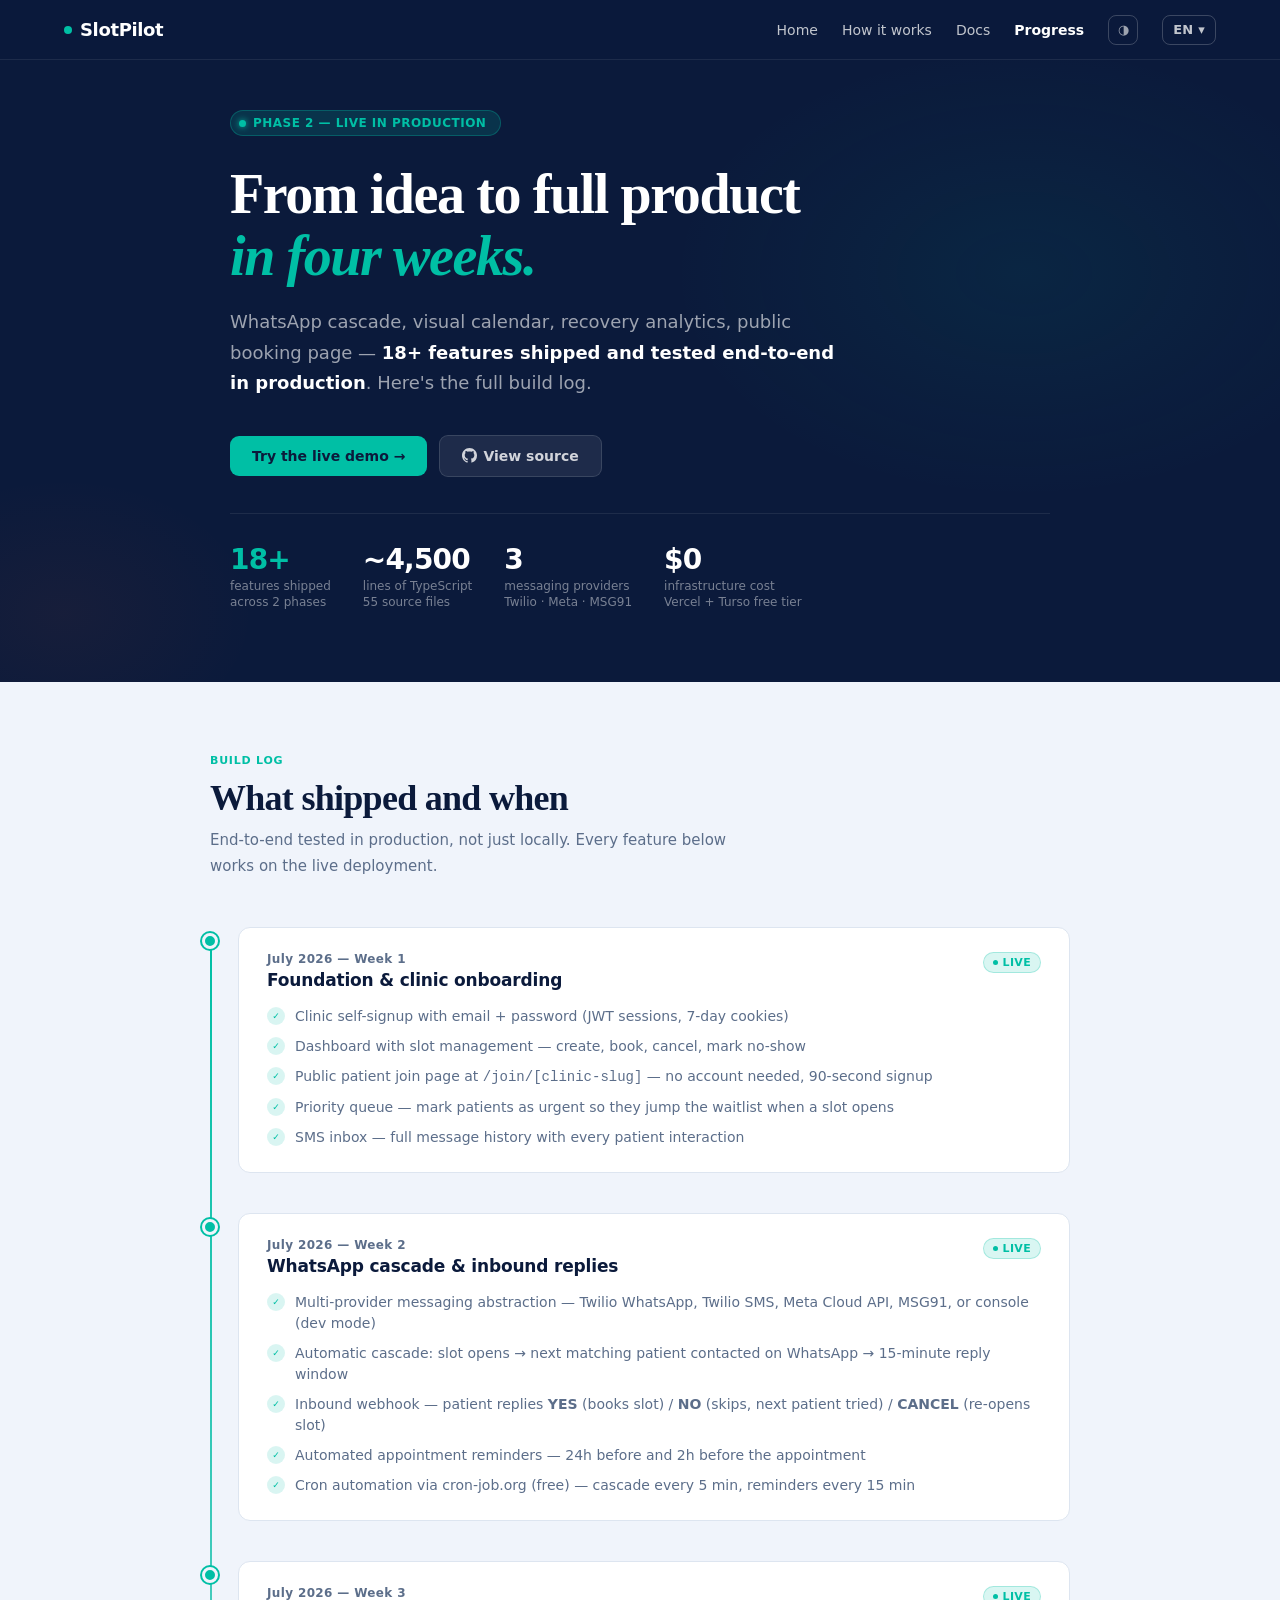
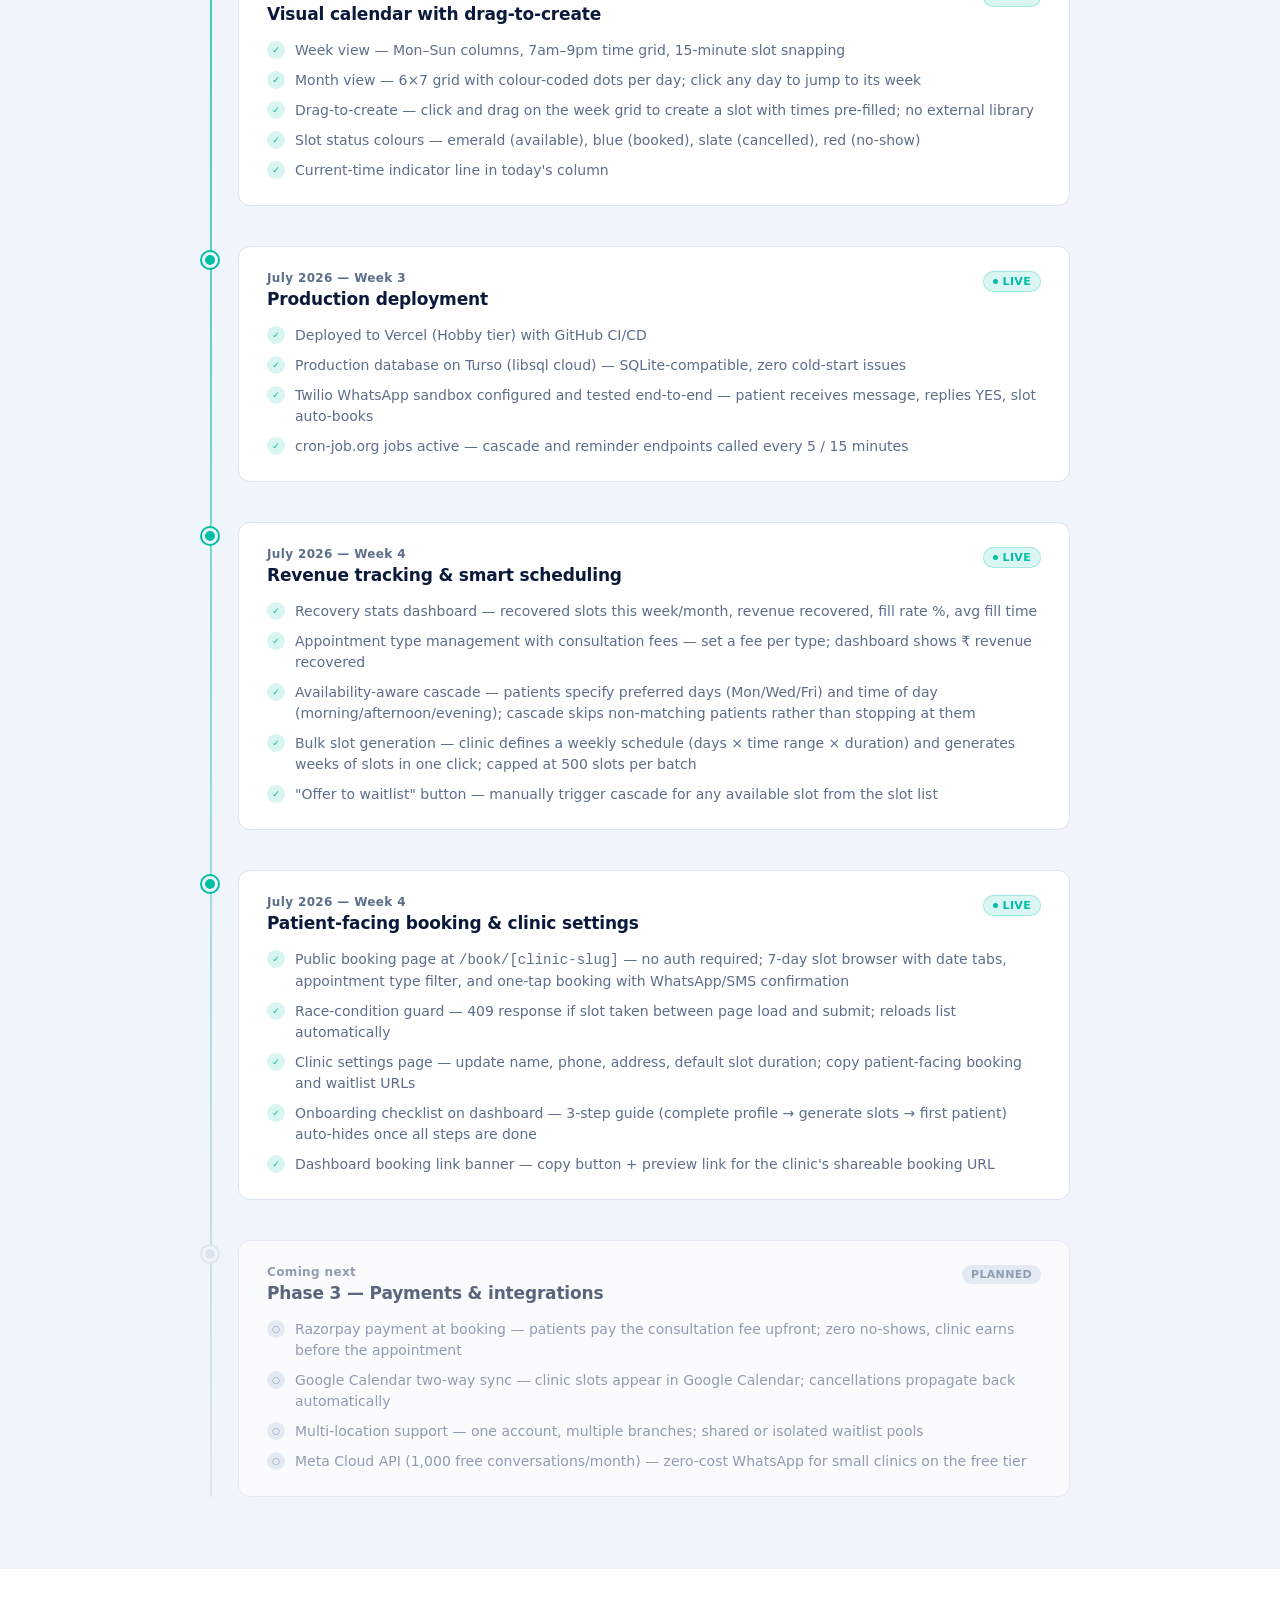
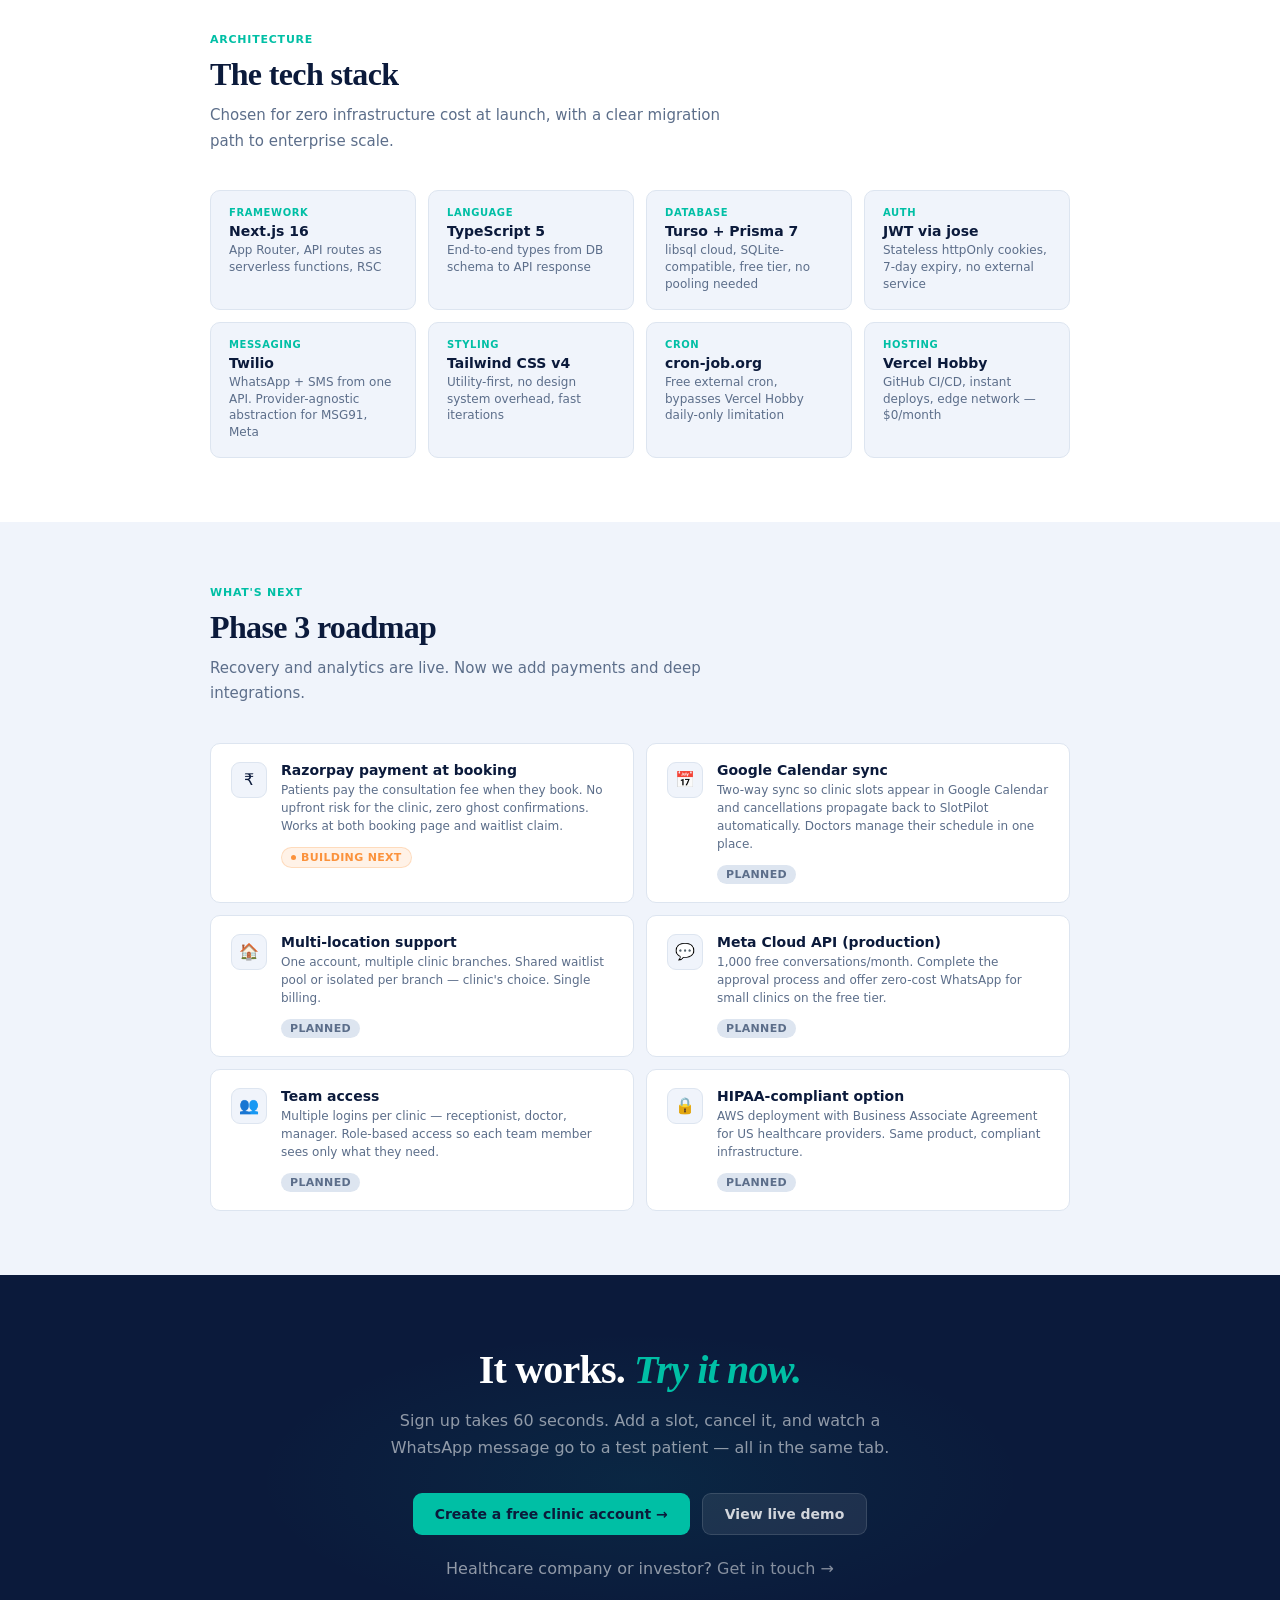
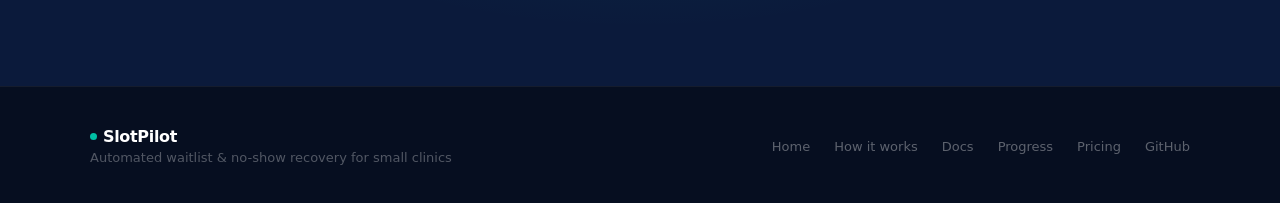
<file: progress.html>
<!DOCTYPE html>
<html lang="en">
<head>
<meta charset="UTF-8">
<meta name="viewport" content="width=device-width,initial-scale=1.0">
<title>SlotPilot — Build Progress & Current Status</title>
<meta name="description" content="SlotPilot Phase 1 is live. WhatsApp cascade, calendar view, inbound replies, automated reminders — all deployed and tested in production.">
<link rel="stylesheet" href="style.css">
<style>
body{background:var(--bg);}

/* PROGRESS HERO */
.pg-hero{background:var(--midnight);padding:110px 5vw 72px;position:relative;overflow:hidden;}
.pg-hero::before{content:'';position:absolute;inset:0;background:radial-gradient(ellipse 50% 60% at 80% 40%,rgba(0,191,165,0.07) 0%,transparent 55%),radial-gradient(ellipse 30% 40% at 5% 90%,rgba(244,98,42,0.05) 0%,transparent 50%);}
.pg-hero-inner{max-width:820px;margin:0 auto;position:relative;z-index:1;}
.pg-badge{display:inline-flex;align-items:center;gap:7px;background:rgba(0,191,165,0.15);border:1px solid rgba(0,191,165,0.3);border-radius:100px;padding:5px 14px 5px 8px;margin-bottom:28px;}
.pg-badge-dot{width:7px;height:7px;border-radius:50%;background:var(--teal);box-shadow:0 0 6px var(--teal);}
.pg-badge-text{font-size:12px;font-weight:700;color:var(--teal);letter-spacing:0.04em;text-transform:uppercase;}
.pg-hero h1{font-family:Georgia,"Times New Roman",serif;font-size:clamp(32px,5vw,56px);font-weight:700;color:#fff;line-height:1.1;letter-spacing:-0.025em;text-wrap:balance;margin-bottom:20px;}
.pg-hero h1 em{font-style:italic;color:var(--teal);}
.pg-hero-sub{font-size:18px;line-height:1.7;color:rgba(255,255,255,0.6);max-width:620px;margin-bottom:36px;}
.pg-hero-sub strong{color:#fff;}
.pg-hero-actions{display:flex;gap:12px;flex-wrap:wrap;align-items:center;}
.pg-demo-link{display:inline-flex;align-items:center;gap:6px;background:var(--teal);color:var(--midnight);padding:12px 22px;border-radius:9px;font-size:14px;font-weight:700;text-decoration:none;transition:background .2s,transform .15s;}
.pg-demo-link:hover{background:#00D4B8;transform:translateY(-1px);}
.pg-gh-link{display:inline-flex;align-items:center;gap:6px;background:rgba(255,255,255,0.08);color:rgba(255,255,255,0.8);padding:12px 22px;border-radius:9px;font-size:14px;font-weight:600;text-decoration:none;border:1px solid rgba(255,255,255,0.12);transition:background .2s;}
.pg-gh-link:hover{background:rgba(255,255,255,0.14);}
.pg-hero-meta{display:flex;gap:32px;flex-wrap:wrap;margin-top:36px;padding-top:32px;border-top:1px solid rgba(255,255,255,0.08);}
.pg-meta-item{text-align:left;}
.pg-meta-value{font-size:28px;font-weight:800;color:#fff;font-variant-numeric:tabular-nums;letter-spacing:-0.03em;line-height:1;}
.pg-meta-value.teal{color:var(--teal);}
.pg-meta-label{font-size:12px;color:rgba(255,255,255,0.45);margin-top:5px;line-height:1.3;}

/* STATUS PILLS */
.pill{display:inline-flex;align-items:center;gap:5px;font-size:11px;font-weight:700;padding:3px 9px;border-radius:100px;letter-spacing:0.03em;text-transform:uppercase;white-space:nowrap;}
.pill-live{background:rgba(0,191,165,0.15);color:var(--teal);border:1px solid rgba(0,191,165,0.25);}
.pill-building{background:rgba(251,146,60,0.12);color:#FB923C;border:1px solid rgba(251,146,60,0.25);}
.pill-planned{background:var(--border);color:var(--ash);}
.pill-dot{width:5px;height:5px;border-radius:50%;background:currentColor;}

/* PHASE SECTION */
.phase-section{padding:72px 5vw;}
.phase-inner{max-width:860px;margin:0 auto;}
.phase-eyebrow{font-size:11px;font-weight:700;letter-spacing:0.07em;text-transform:uppercase;color:var(--teal);margin-bottom:10px;}
.phase-section h2{font-family:Georgia,"Times New Roman",serif;font-size:clamp(24px,3.5vw,36px);font-weight:700;letter-spacing:-0.02em;color:var(--ink);text-wrap:balance;margin-bottom:8px;line-height:1.2;}
.phase-section .phase-sub{font-size:15px;color:var(--ash);line-height:1.7;margin-bottom:48px;max-width:560px;}

/* TIMELINE */
.timeline{position:relative;padding-left:28px;}
.timeline::before{content:'';position:absolute;left:0;top:6px;bottom:0;width:2px;background:linear-gradient(to bottom,var(--teal),var(--border));border-radius:1px;}
.tl-item{position:relative;margin-bottom:40px;}
.tl-item:last-child{margin-bottom:0;}
.tl-dot{position:absolute;left:-36px;top:6px;width:16px;height:16px;border-radius:50%;background:var(--teal);border:3px solid var(--bg);box-shadow:0 0 0 2px var(--teal);}
.tl-dot.planned{background:var(--border);box-shadow:0 0 0 2px var(--border);}
.tl-card{background:var(--surface);border:1px solid var(--border);border-radius:var(--radius);padding:24px 28px;}
.tl-card-head{display:flex;align-items:flex-start;justify-content:space-between;gap:16px;margin-bottom:16px;flex-wrap:wrap;}
.tl-date{font-size:12px;font-weight:600;color:var(--ash);letter-spacing:0.03em;margin-bottom:4px;}
.tl-title{font-size:17px;font-weight:700;color:var(--ink);letter-spacing:-0.01em;}
.tl-list{display:flex;flex-direction:column;gap:9px;}
.tl-row{display:flex;align-items:flex-start;gap:10px;font-size:14px;color:var(--ash);line-height:1.5;}
.tl-row-icon{flex-shrink:0;width:18px;height:18px;border-radius:50%;display:flex;align-items:center;justify-content:center;font-size:9px;font-weight:800;margin-top:1px;}
.tl-row-icon.done{background:rgba(0,191,165,0.15);color:var(--teal);}
.tl-row-icon.soon{background:var(--border);color:var(--ash);}

/* TECH STACK SECTION */
.tech-section{padding:64px 5vw;background:var(--surface);}
.tech-inner{max-width:860px;margin:0 auto;}
.tech-section .ts-eyebrow{font-size:11px;font-weight:700;letter-spacing:0.07em;text-transform:uppercase;color:var(--teal);margin-bottom:10px;}
.tech-section h2{font-family:Georgia,"Times New Roman",serif;font-size:clamp(22px,3vw,32px);font-weight:700;letter-spacing:-0.02em;color:var(--ink);margin-bottom:10px;}
.tech-section .ts-sub{font-size:15px;color:var(--ash);line-height:1.7;margin-bottom:36px;max-width:520px;}
.tech-grid{display:grid;grid-template-columns:repeat(4,1fr);gap:12px;}
@media(max-width:700px){.tech-grid{grid-template-columns:repeat(2,1fr);}}
.tech-card{background:var(--bg);border:1px solid var(--border);border-radius:10px;padding:16px 18px;}
.tc-layer{font-size:10px;font-weight:700;letter-spacing:0.06em;text-transform:uppercase;color:var(--teal);margin-bottom:5px;}
.tc-name{font-size:14px;font-weight:700;color:var(--ink);margin-bottom:3px;}
.tc-detail{font-size:12px;color:var(--ash);line-height:1.4;}

/* ROADMAP SECTION */
.roadmap-section{padding:64px 5vw;}
.roadmap-inner{max-width:860px;margin:0 auto;}
.roadmap-section .rm-eyebrow{font-size:11px;font-weight:700;letter-spacing:0.07em;text-transform:uppercase;color:var(--teal);margin-bottom:10px;}
.roadmap-section h2{font-family:Georgia,"Times New Roman",serif;font-size:clamp(22px,3vw,32px);font-weight:700;letter-spacing:-0.02em;color:var(--ink);margin-bottom:10px;}
.roadmap-section .rm-sub{font-size:15px;color:var(--ash);line-height:1.7;margin-bottom:36px;max-width:520px;}
.rm-grid{display:grid;grid-template-columns:1fr 1fr;gap:12px;}
@media(max-width:620px){.rm-grid{grid-template-columns:1fr;}}
.rm-card{background:var(--surface);border:1px solid var(--border);border-radius:10px;padding:18px 20px;display:flex;align-items:flex-start;gap:14px;}
.rm-icon{width:36px;height:36px;border-radius:9px;background:var(--bg);border:1px solid var(--border);display:flex;align-items:center;justify-content:center;font-size:16px;flex-shrink:0;}
.rm-body{}
.rm-title{font-size:14px;font-weight:700;color:var(--ink);margin-bottom:3px;}
.rm-desc{font-size:12px;color:var(--ash);line-height:1.5;}
.rm-card-foot{margin-top:10px;}

/* DEMO CTA */
.pg-cta{background:var(--midnight);padding:72px 5vw;text-align:center;position:relative;overflow:hidden;}
.pg-cta::before{content:'';position:absolute;inset:0;background:radial-gradient(ellipse 50% 60% at 50% 50%,rgba(0,191,165,0.08) 0%,transparent 60%);}
.pg-cta-inner{max-width:560px;margin:0 auto;position:relative;z-index:1;}
.pg-cta h2{font-family:Georgia,"Times New Roman",serif;font-size:clamp(26px,4vw,40px);font-weight:700;color:#fff;letter-spacing:-0.02em;text-wrap:balance;margin-bottom:14px;line-height:1.15;}
.pg-cta h2 em{font-style:italic;color:var(--teal);}
.pg-cta p{font-size:16px;color:rgba(255,255,255,0.55);line-height:1.7;margin-bottom:32px;}
.pg-cta-btns{display:flex;gap:12px;justify-content:center;flex-wrap:wrap;}
.pg-cta-note{font-size:13px;color:rgba(255,255,255,0.3);margin-top:20px;}
.pg-cta-note a{color:rgba(255,255,255,0.5);text-decoration:none;}
.pg-cta-note a:hover{color:#fff;}
</style>
</head>
<body>
<nav id="nav" class="dark-nav">
  <a class="nav-logo" href="index.html"><span class="dot"></span>SlotPilot</a>
  <div class="nav-links">
    <a class="nav-link" href="index.html" data-i18n="nav.home">Home</a>
    <a class="nav-link" href="how-it-works.html" data-i18n="nav.how">How it works</a>
    <a class="nav-link" href="docs.html" data-i18n="nav.docs">Docs</a>
    <a class="nav-link active" href="progress.html" data-i18n="nav.progress">Progress</a>
    <button class="nav-theme" id="themeBtn" aria-label="Toggle theme">&#9681;</button>
    <div class="lang-picker">
      <button class="lang-trigger" id="langTrigger" aria-haspopup="listbox" aria-label="Select language">EN &#9662;</button>
      <div class="lang-dropdown" id="langDropdown" role="listbox">
        <button class="lang-option active" data-lang="en">English</button>
        <button class="lang-option" data-lang="fr">Français</button>
        <button class="lang-option" data-lang="ro">Română</button>
        <button class="lang-option" data-lang="de">Deutsch</button>
        <button class="lang-option" data-lang="es">Español</button>
        <button class="lang-option" data-lang="it">Italiano</button>
        <button class="lang-option" data-lang="pt">Português</button>
        <button class="lang-option" data-lang="ja">日本語</button>
      </div>
    </div>
  </div>
</nav>

<!-- HERO -->
<section class="pg-hero">
  <div class="pg-hero-inner">
    <div class="pg-badge"><span class="pg-badge-dot"></span><span class="pg-badge-text">Phase 2 &mdash; Live in production</span></div>
    <h1>From idea to full product<br><em>in four weeks.</em></h1>
    <p class="pg-hero-sub">WhatsApp cascade, visual calendar, recovery analytics, public booking page — <strong>18+ features shipped and tested end-to-end in production</strong>. Here's the full build log.</p>
    <div class="pg-hero-actions">
      <a class="pg-demo-link" href="https://slotpilot-zeta.vercel.app" target="_blank" rel="noopener">Try the live demo &rarr;</a>
      <a class="pg-gh-link" href="https://github.com/hkpritiranjan/slotpilot" target="_blank" rel="noopener">
        <svg width="15" height="15" viewBox="0 0 24 24" fill="currentColor"><path d="M12 0C5.37 0 0 5.37 0 12c0 5.31 3.435 9.795 8.205 11.385.6.105.825-.255.825-.57 0-.285-.015-1.23-.015-2.235-3.015.555-3.795-.735-4.035-1.41-.135-.345-.72-1.41-1.23-1.695-.42-.225-1.02-.78-.015-.795.945-.015 1.62.87 1.845 1.23 1.08 1.815 2.805 1.305 3.495.99.105-.78.42-1.305.765-1.605-2.67-.3-5.46-1.335-5.46-5.925 0-1.305.465-2.385 1.23-3.225-.12-.3-.54-1.53.12-3.18 0 0 1.005-.315 3.3 1.23.96-.27 1.98-.405 3-.405s2.04.135 3 .405c2.295-1.56 3.3-1.23 3.3-1.23.66 1.65.24 2.88.12 3.18.765.84 1.23 1.905 1.23 3.225 0 4.605-2.805 5.625-5.475 5.925.435.375.81 1.095.81 2.22 0 1.605-.015 2.895-.015 3.3 0 .315.225.69.825.57A12.02 12.02 0 0 0 24 12c0-6.63-5.37-12-12-12z"/></svg>
        View source
      </a>
    </div>
    <div class="pg-hero-meta">
      <div class="pg-meta-item">
        <div class="pg-meta-value teal">18+</div>
        <div class="pg-meta-label">features shipped<br>across 2 phases</div>
      </div>
      <div class="pg-meta-item">
        <div class="pg-meta-value">~4,500</div>
        <div class="pg-meta-label">lines of TypeScript<br>55 source files</div>
      </div>
      <div class="pg-meta-item">
        <div class="pg-meta-value">3</div>
        <div class="pg-meta-label">messaging providers<br>Twilio · Meta · MSG91</div>
      </div>
      <div class="pg-meta-item">
        <div class="pg-meta-value">$0</div>
        <div class="pg-meta-label">infrastructure cost<br>Vercel + Turso free tier</div>
      </div>
    </div>
  </div>
</section>

<!-- BUILD LOG -->
<section class="phase-section">
  <div class="phase-inner">
    <div class="phase-eyebrow">Build log</div>
    <h2>What shipped and when</h2>
    <p class="phase-sub">End-to-end tested in production, not just locally. Every feature below works on the live deployment.</p>

    <div class="timeline">

      <!-- Foundation -->
      <div class="tl-item">
        <div class="tl-dot"></div>
        <div class="tl-card">
          <div class="tl-card-head">
            <div>
              <div class="tl-date">July 2026 &mdash; Week 1</div>
              <div class="tl-title">Foundation &amp; clinic onboarding</div>
            </div>
            <span class="pill pill-live"><span class="pill-dot"></span>Live</span>
          </div>
          <div class="tl-list">
            <div class="tl-row"><div class="tl-row-icon done">&#10003;</div><span>Clinic self-signup with email + password (JWT sessions, 7-day cookies)</span></div>
            <div class="tl-row"><div class="tl-row-icon done">&#10003;</div><span>Dashboard with slot management — create, book, cancel, mark no-show</span></div>
            <div class="tl-row"><div class="tl-row-icon done">&#10003;</div><span>Public patient join page at <code>/join/[clinic-slug]</code> — no account needed, 90-second signup</span></div>
            <div class="tl-row"><div class="tl-row-icon done">&#10003;</div><span>Priority queue — mark patients as urgent so they jump the waitlist when a slot opens</span></div>
            <div class="tl-row"><div class="tl-row-icon done">&#10003;</div><span>SMS inbox — full message history with every patient interaction</span></div>
          </div>
        </div>
      </div>

      <!-- WhatsApp -->
      <div class="tl-item">
        <div class="tl-dot"></div>
        <div class="tl-card">
          <div class="tl-card-head">
            <div>
              <div class="tl-date">July 2026 &mdash; Week 2</div>
              <div class="tl-title">WhatsApp cascade &amp; inbound replies</div>
            </div>
            <span class="pill pill-live"><span class="pill-dot"></span>Live</span>
          </div>
          <div class="tl-list">
            <div class="tl-row"><div class="tl-row-icon done">&#10003;</div><span>Multi-provider messaging abstraction — Twilio WhatsApp, Twilio SMS, Meta Cloud API, MSG91, or console (dev mode)</span></div>
            <div class="tl-row"><div class="tl-row-icon done">&#10003;</div><span>Automatic cascade: slot opens → next matching patient contacted on WhatsApp → 15-minute reply window</span></div>
            <div class="tl-row"><div class="tl-row-icon done">&#10003;</div><span>Inbound webhook — patient replies <strong>YES</strong> (books slot) / <strong>NO</strong> (skips, next patient tried) / <strong>CANCEL</strong> (re-opens slot)</span></div>
            <div class="tl-row"><div class="tl-row-icon done">&#10003;</div><span>Automated appointment reminders — 24h before and 2h before the appointment</span></div>
            <div class="tl-row"><div class="tl-row-icon done">&#10003;</div><span>Cron automation via cron-job.org (free) — cascade every 5 min, reminders every 15 min</span></div>
          </div>
        </div>
      </div>

      <!-- Calendar -->
      <div class="tl-item">
        <div class="tl-dot"></div>
        <div class="tl-card">
          <div class="tl-card-head">
            <div>
              <div class="tl-date">July 2026 &mdash; Week 3</div>
              <div class="tl-title">Visual calendar with drag-to-create</div>
            </div>
            <span class="pill pill-live"><span class="pill-dot"></span>Live</span>
          </div>
          <div class="tl-list">
            <div class="tl-row"><div class="tl-row-icon done">&#10003;</div><span>Week view — Mon–Sun columns, 7am–9pm time grid, 15-minute slot snapping</span></div>
            <div class="tl-row"><div class="tl-row-icon done">&#10003;</div><span>Month view — 6×7 grid with colour-coded dots per day; click any day to jump to its week</span></div>
            <div class="tl-row"><div class="tl-row-icon done">&#10003;</div><span>Drag-to-create — click and drag on the week grid to create a slot with times pre-filled; no external library</span></div>
            <div class="tl-row"><div class="tl-row-icon done">&#10003;</div><span>Slot status colours — emerald (available), blue (booked), slate (cancelled), red (no-show)</span></div>
            <div class="tl-row"><div class="tl-row-icon done">&#10003;</div><span>Current-time indicator line in today's column</span></div>
          </div>
        </div>
      </div>

      <!-- Deployment -->
      <div class="tl-item">
        <div class="tl-dot"></div>
        <div class="tl-card">
          <div class="tl-card-head">
            <div>
              <div class="tl-date">July 2026 &mdash; Week 3</div>
              <div class="tl-title">Production deployment</div>
            </div>
            <span class="pill pill-live"><span class="pill-dot"></span>Live</span>
          </div>
          <div class="tl-list">
            <div class="tl-row"><div class="tl-row-icon done">&#10003;</div><span>Deployed to Vercel (Hobby tier) with GitHub CI/CD</span></div>
            <div class="tl-row"><div class="tl-row-icon done">&#10003;</div><span>Production database on Turso (libsql cloud) — SQLite-compatible, zero cold-start issues</span></div>
            <div class="tl-row"><div class="tl-row-icon done">&#10003;</div><span>Twilio WhatsApp sandbox configured and tested end-to-end — patient receives message, replies YES, slot auto-books</span></div>
            <div class="tl-row"><div class="tl-row-icon done">&#10003;</div><span>cron-job.org jobs active — cascade and reminder endpoints called every 5 / 15 minutes</span></div>
          </div>
        </div>
      </div>

      <!-- Phase 2 Sprint 1: Revenue & analytics -->
      <div class="tl-item">
        <div class="tl-dot"></div>
        <div class="tl-card">
          <div class="tl-card-head">
            <div>
              <div class="tl-date">July 2026 &mdash; Week 4</div>
              <div class="tl-title">Revenue tracking &amp; smart scheduling</div>
            </div>
            <span class="pill pill-live"><span class="pill-dot"></span>Live</span>
          </div>
          <div class="tl-list">
            <div class="tl-row"><div class="tl-row-icon done">&#10003;</div><span>Recovery stats dashboard — recovered slots this week/month, revenue recovered, fill rate %, avg fill time</span></div>
            <div class="tl-row"><div class="tl-row-icon done">&#10003;</div><span>Appointment type management with consultation fees — set a fee per type; dashboard shows ₹ revenue recovered</span></div>
            <div class="tl-row"><div class="tl-row-icon done">&#10003;</div><span>Availability-aware cascade — patients specify preferred days (Mon/Wed/Fri) and time of day (morning/afternoon/evening); cascade skips non-matching patients rather than stopping at them</span></div>
            <div class="tl-row"><div class="tl-row-icon done">&#10003;</div><span>Bulk slot generation — clinic defines a weekly schedule (days × time range × duration) and generates weeks of slots in one click; capped at 500 slots per batch</span></div>
            <div class="tl-row"><div class="tl-row-icon done">&#10003;</div><span>"Offer to waitlist" button — manually trigger cascade for any available slot from the slot list</span></div>
          </div>
        </div>
      </div>

      <!-- Phase 2 Sprint 2: Patient experience -->
      <div class="tl-item">
        <div class="tl-dot"></div>
        <div class="tl-card">
          <div class="tl-card-head">
            <div>
              <div class="tl-date">July 2026 &mdash; Week 4</div>
              <div class="tl-title">Patient-facing booking &amp; clinic settings</div>
            </div>
            <span class="pill pill-live"><span class="pill-dot"></span>Live</span>
          </div>
          <div class="tl-list">
            <div class="tl-row"><div class="tl-row-icon done">&#10003;</div><span>Public booking page at <code>/book/[clinic-slug]</code> — no auth required; 7-day slot browser with date tabs, appointment type filter, and one-tap booking with WhatsApp/SMS confirmation</span></div>
            <div class="tl-row"><div class="tl-row-icon done">&#10003;</div><span>Race-condition guard — 409 response if slot taken between page load and submit; reloads list automatically</span></div>
            <div class="tl-row"><div class="tl-row-icon done">&#10003;</div><span>Clinic settings page — update name, phone, address, default slot duration; copy patient-facing booking and waitlist URLs</span></div>
            <div class="tl-row"><div class="tl-row-icon done">&#10003;</div><span>Onboarding checklist on dashboard — 3-step guide (complete profile → generate slots → first patient) auto-hides once all steps are done</span></div>
            <div class="tl-row"><div class="tl-row-icon done">&#10003;</div><span>Dashboard booking link banner — copy button + preview link for the clinic's shareable booking URL</span></div>
          </div>
        </div>
      </div>

      <!-- Phase 3 planned -->
      <div class="tl-item">
        <div class="tl-dot planned"></div>
        <div class="tl-card" style="opacity:.65;">
          <div class="tl-card-head">
            <div>
              <div class="tl-date">Coming next</div>
              <div class="tl-title">Phase 3 &mdash; Payments &amp; integrations</div>
            </div>
            <span class="pill pill-planned">Planned</span>
          </div>
          <div class="tl-list">
            <div class="tl-row"><div class="tl-row-icon soon">○</div><span>Razorpay payment at booking — patients pay the consultation fee upfront; zero no-shows, clinic earns before the appointment</span></div>
            <div class="tl-row"><div class="tl-row-icon soon">○</div><span>Google Calendar two-way sync — clinic slots appear in Google Calendar; cancellations propagate back automatically</span></div>
            <div class="tl-row"><div class="tl-row-icon soon">○</div><span>Multi-location support — one account, multiple branches; shared or isolated waitlist pools</span></div>
            <div class="tl-row"><div class="tl-row-icon soon">○</div><span>Meta Cloud API (1,000 free conversations/month) — zero-cost WhatsApp for small clinics on the free tier</span></div>
          </div>
        </div>
      </div>

    </div>
  </div>
</section>

<!-- TECH STACK -->
<section class="tech-section">
  <div class="tech-inner">
    <div class="ts-eyebrow">Architecture</div>
    <h2>The tech stack</h2>
    <p class="ts-sub">Chosen for zero infrastructure cost at launch, with a clear migration path to enterprise scale.</p>
    <div class="tech-grid">
      <div class="tech-card">
        <div class="tc-layer">Framework</div>
        <div class="tc-name">Next.js 16</div>
        <div class="tc-detail">App Router, API routes as serverless functions, RSC</div>
      </div>
      <div class="tech-card">
        <div class="tc-layer">Language</div>
        <div class="tc-name">TypeScript 5</div>
        <div class="tc-detail">End-to-end types from DB schema to API response</div>
      </div>
      <div class="tech-card">
        <div class="tc-layer">Database</div>
        <div class="tc-name">Turso + Prisma 7</div>
        <div class="tc-detail">libsql cloud, SQLite-compatible, free tier, no pooling needed</div>
      </div>
      <div class="tech-card">
        <div class="tc-layer">Auth</div>
        <div class="tc-name">JWT via jose</div>
        <div class="tc-detail">Stateless httpOnly cookies, 7-day expiry, no external service</div>
      </div>
      <div class="tech-card">
        <div class="tc-layer">Messaging</div>
        <div class="tc-name">Twilio</div>
        <div class="tc-detail">WhatsApp + SMS from one API. Provider-agnostic abstraction for MSG91, Meta</div>
      </div>
      <div class="tech-card">
        <div class="tc-layer">Styling</div>
        <div class="tc-name">Tailwind CSS v4</div>
        <div class="tc-detail">Utility-first, no design system overhead, fast iterations</div>
      </div>
      <div class="tech-card">
        <div class="tc-layer">Cron</div>
        <div class="tc-name">cron-job.org</div>
        <div class="tc-detail">Free external cron, bypasses Vercel Hobby daily-only limitation</div>
      </div>
      <div class="tech-card">
        <div class="tc-layer">Hosting</div>
        <div class="tc-name">Vercel Hobby</div>
        <div class="tc-detail">GitHub CI/CD, instant deploys, edge network — $0/month</div>
      </div>
    </div>
  </div>
</section>

<!-- ROADMAP -->
<section class="roadmap-section">
  <div class="roadmap-inner">
    <div class="rm-eyebrow">What's next</div>
    <h2>Phase 3 roadmap</h2>
    <p class="rm-sub">Recovery and analytics are live. Now we add payments and deep integrations.</p>
      <div class="rm-grid">
        <div class="rm-card">
          <div class="rm-icon">&#8377;</div>
          <div class="rm-body">
            <div class="rm-title">Razorpay payment at booking</div>
            <div class="rm-desc">Patients pay the consultation fee when they book. No upfront risk for the clinic, zero ghost confirmations. Works at both booking page and waitlist claim.</div>
            <div class="rm-card-foot"><span class="pill pill-building"><span class="pill-dot"></span>Building next</span></div>
          </div>
        </div>
        <div class="rm-card">
          <div class="rm-icon">&#128197;</div>
          <div class="rm-body">
            <div class="rm-title">Google Calendar sync</div>
            <div class="rm-desc">Two-way sync so clinic slots appear in Google Calendar and cancellations propagate back to SlotPilot automatically. Doctors manage their schedule in one place.</div>
            <div class="rm-card-foot"><span class="pill pill-planned">Planned</span></div>
          </div>
        </div>
        <div class="rm-card">
          <div class="rm-icon">&#127968;</div>
          <div class="rm-body">
            <div class="rm-title">Multi-location support</div>
            <div class="rm-desc">One account, multiple clinic branches. Shared waitlist pool or isolated per branch — clinic's choice. Single billing.</div>
            <div class="rm-card-foot"><span class="pill pill-planned">Planned</span></div>
          </div>
        </div>
        <div class="rm-card">
          <div class="rm-icon">&#128172;</div>
          <div class="rm-body">
            <div class="rm-title">Meta Cloud API (production)</div>
            <div class="rm-desc">1,000 free conversations/month. Complete the approval process and offer zero-cost WhatsApp for small clinics on the free tier.</div>
            <div class="rm-card-foot"><span class="pill pill-planned">Planned</span></div>
          </div>
        </div>
        <div class="rm-card">
          <div class="rm-icon">&#128101;</div>
          <div class="rm-body">
            <div class="rm-title">Team access</div>
            <div class="rm-desc">Multiple logins per clinic — receptionist, doctor, manager. Role-based access so each team member sees only what they need.</div>
            <div class="rm-card-foot"><span class="pill pill-planned">Planned</span></div>
          </div>
        </div>
        <div class="rm-card">
          <div class="rm-icon">&#128274;</div>
          <div class="rm-body">
            <div class="rm-title">HIPAA-compliant option</div>
            <div class="rm-desc">AWS deployment with Business Associate Agreement for US healthcare providers. Same product, compliant infrastructure.</div>
            <div class="rm-card-foot"><span class="pill pill-planned">Planned</span></div>
          </div>
        </div>
      </div>
  </div>
</section>

<!-- DEMO CTA -->
<section class="pg-cta">
  <div class="pg-cta-inner">
    <h2>It works. <em>Try it now.</em></h2>
    <p>Sign up takes 60 seconds. Add a slot, cancel it, and watch a WhatsApp message go to a test patient — all in the same tab.</p>
    <div class="pg-cta-btns">
      <a class="pg-demo-link" href="https://slotpilot-zeta.vercel.app/signup" target="_blank" rel="noopener">Create a free clinic account &rarr;</a>
      <a class="pg-gh-link" href="https://slotpilot-zeta.vercel.app" target="_blank" rel="noopener">View live demo</a>
    </div>
    <p class="pg-cta-note">
      Healthcare company or investor? <a href="mailto:pritiranjan.swain@viavisolutions.com">Get in touch &rarr;</a>
    </p>
  </div>
</section>

<footer>
  <div class="footer-inner">
    <div><div class="footer-logo"><span class="footer-dot"></span>SlotPilot</div><div class="footer-tagline" data-i18n="footer.tagline">Automated waitlist &amp; no-show recovery for small clinics</div></div>
    <div class="footer-links">
      <a class="footer-link" href="index.html" data-i18n="footer.home">Home</a>
      <a class="footer-link" href="how-it-works.html" data-i18n="footer.how">How it works</a>
      <a class="footer-link" href="docs.html" data-i18n="footer.docs">Docs</a>
      <a class="footer-link" href="progress.html" data-i18n="footer.progress">Progress</a>
      <a class="footer-link" href="index.html#pricing" data-i18n="footer.pricing">Pricing</a>
      <a class="footer-link" href="https://github.com/hkpritiranjan/slotpilot" target="_blank" rel="noopener" data-i18n="footer.github">GitHub</a>
    </div>
  </div>
</footer>

<script src="locales/en.js"></script>
<script src="locales/fr.js"></script>
<script src="locales/ro.js"></script>
<script src="locales/de.js"></script>
<script src="locales/es.js"></script>
<script src="locales/it.js"></script>
<script src="locales/pt.js"></script>
<script src="locales/ja.js"></script>
<script src="i18n.js"></script>
<script>
const nav=document.getElementById('nav');
window.addEventListener('scroll',()=>{if(window.scrollY>40){nav.classList.remove('dark-nav');nav.classList.add('scrolled-dark');}else{nav.classList.add('dark-nav');nav.classList.remove('scrolled-dark');}},{passive:true});
const root=document.documentElement,themeBtn=document.getElementById('themeBtn');
const stored=localStorage.getItem('sp-theme');if(stored)root.dataset.theme=stored;
themeBtn.addEventListener('click',()=>{const c=root.dataset.theme,s=window.matchMedia('(prefers-color-scheme:dark)').matches?'dark':'light',n=!c?(s==='dark'?'light':'dark'):c==='dark'?'light':'dark';root.dataset.theme=n;localStorage.setItem('sp-theme',n);});
</script>
</body>
</html>
</file>
<file: style.css>
*,*::before,*::after{box-sizing:border-box;margin:0;padding:0}
html{font-size:16px;scroll-behavior:smooth}

:root{
  --midnight:#0B1A3B;
  --teal:#00BFA5;
  --teal-d:#009E87;
  --teal-t:rgba(0,191,165,0.12);
  --ember:#F4622A;
  --ember-t:rgba(244,98,42,0.1);
  --cloud:#FFFFFF;
  --ash:#5C6E8A;
  --ink:#0B1A3B;
  --border:#DDE5F0;
  --radius:12px;
  --bg:#F0F4FB;
  --surface:#FFFFFF;
}
@media(prefers-color-scheme:dark){
  :root{
    --bg:#060E20;--surface:#0E1B38;--ink:#E8EEF8;
    --ash:#7A90B0;--border:#1A2A4A;
  }
}
:root[data-theme="dark"]{--bg:#060E20;--surface:#0E1B38;--ink:#E8EEF8;--ash:#7A90B0;--border:#1A2A4A;}
:root[data-theme="light"]{--bg:#F0F4FB;--surface:#FFFFFF;--ink:#0B1A3B;--ash:#5C6E8A;--border:#DDE5F0;}

body{background:var(--bg);color:var(--ink);font-family:-apple-system,BlinkMacSystemFont,"Segoe UI",system-ui,sans-serif;-webkit-font-smoothing:antialiased;overflow-x:hidden;}

/* NAV */
nav{position:fixed;top:0;left:0;right:0;z-index:100;padding:0 5vw;height:60px;display:flex;align-items:center;justify-content:space-between;transition:background .3s,border-color .3s;border-bottom:1px solid transparent;}
nav.dark-nav,nav.scrolled-dark{background:rgba(11,26,59,0.97);border-color:rgba(255,255,255,0.08);backdrop-filter:blur(12px);}
nav.light-nav{background:rgba(255,255,255,0.97);border-color:var(--border);backdrop-filter:blur(12px);}
nav.scrolled-light{background:rgba(255,255,255,0.97);border-color:var(--border);backdrop-filter:blur(12px);}
.nav-logo{font-size:18px;font-weight:800;color:#fff;letter-spacing:-0.02em;text-decoration:none;display:flex;align-items:center;gap:8px;}
.nav-logo.dark-text{color:var(--ink);}
.nav-logo .dot{width:8px;height:8px;border-radius:50%;background:var(--teal);display:inline-block;}
.nav-links{display:flex;align-items:center;gap:24px;}
.nav-link{color:rgba(255,255,255,0.75);text-decoration:none;font-size:14px;font-weight:500;transition:color .2s;}
.nav-link:hover{color:#fff;}
.nav-link.dark-link{color:var(--ash);}
.nav-link.dark-link:hover{color:var(--ink);}
.nav-link.active{color:#fff;font-weight:600;}
.nav-link.dark-link.active{color:var(--ink);font-weight:600;}
.nav-cta{background:var(--teal);color:var(--midnight);padding:7px 16px;border-radius:8px;font-size:14px;font-weight:700;text-decoration:none;transition:background .2s,transform .15s;}
.nav-cta:hover{background:#00D4B8;transform:translateY(-1px);}
.nav-theme{background:transparent;border:1px solid rgba(255,255,255,0.2);color:rgba(255,255,255,0.6);cursor:pointer;width:30px;height:30px;border-radius:8px;font-size:13px;display:flex;align-items:center;justify-content:center;transition:border-color .2s;}
.nav-theme.dark-btn{border-color:var(--border);color:var(--ash);}
/* LANGUAGE PICKER */
.lang-picker{position:relative;}
.lang-trigger{background:transparent;border:1px solid rgba(255,255,255,0.2);color:rgba(255,255,255,0.75);cursor:pointer;padding:0 10px;height:30px;border-radius:8px;font-size:13px;font-weight:700;font-family:inherit;display:flex;align-items:center;gap:2px;transition:border-color .2s,color .2s;white-space:nowrap;letter-spacing:0.02em;}
.lang-trigger:hover,.lang-trigger:focus-visible{border-color:var(--teal);color:#fff;outline:none;}
.lang-trigger.dark-btn{border-color:var(--border);color:var(--ash);}
.lang-trigger.dark-btn:hover{border-color:var(--teal);color:var(--ink);}
.lang-dropdown{display:none;position:absolute;top:calc(100% + 6px);right:0;background:var(--surface);border:1px solid var(--border);border-radius:10px;box-shadow:0 8px 24px rgba(0,0,0,0.14);min-width:130px;overflow:hidden;z-index:200;}
.lang-dropdown.open{display:block;}
.lang-option{display:block;width:100%;text-align:left;padding:9px 14px;background:transparent;border:none;font-size:13px;color:var(--ink);cursor:pointer;font-family:inherit;transition:background .15s,color .15s;line-height:1;}
.lang-option:hover{background:var(--teal-t);}
.lang-option.active{color:var(--teal);font-weight:700;}
@media(max-width:640px){.lang-picker{display:none;}.nav-links .nav-link:not(.nav-cta){display:none;}}

/* BUTTONS */
.btn-primary{background:var(--teal);color:var(--midnight);padding:13px 26px;border-radius:10px;font-size:15px;font-weight:700;text-decoration:none;transition:background .2s,transform .15s,box-shadow .2s;box-shadow:0 4px 20px rgba(0,191,165,0.25);letter-spacing:-0.01em;display:inline-block;}
.btn-primary:hover{background:#00D4B8;transform:translateY(-2px);box-shadow:0 8px 28px rgba(0,191,165,0.38);}
.btn-ghost-dark{background:rgba(255,255,255,0.08);color:#fff;padding:13px 26px;border-radius:10px;border:1px solid rgba(255,255,255,0.15);font-size:15px;font-weight:600;text-decoration:none;transition:background .2s;display:inline-block;}
.btn-ghost-dark:hover{background:rgba(255,255,255,0.14);}
.btn-ghost-light{background:var(--surface);color:var(--ink);padding:13px 26px;border-radius:10px;border:1px solid var(--border);font-size:15px;font-weight:600;text-decoration:none;transition:background .2s,border-color .2s;display:inline-block;}
.btn-ghost-light:hover{border-color:var(--teal);background:var(--teal-t);}
.btn-full{display:block;width:100%;text-align:center;background:var(--teal);color:var(--midnight);padding:14px;border-radius:10px;font-size:15px;font-weight:700;text-decoration:none;transition:background .2s,transform .15s;}
.btn-full:hover{background:#00D4B8;transform:translateY(-1px);}

/* SECTION BASE */
.section{padding:80px 5vw;}
.section-inner{max-width:1000px;margin:0 auto;}
.section-eyebrow{font-size:11px;font-weight:700;letter-spacing:0.07em;text-transform:uppercase;color:var(--teal);margin-bottom:12px;}
.section h2{font-family:Georgia,"Times New Roman",serif;font-size:clamp(26px,4vw,40px);font-weight:700;letter-spacing:-0.02em;color:var(--ink);text-wrap:balance;margin-bottom:16px;line-height:1.2;}
.section-sub{font-size:17px;color:var(--ash);line-height:1.7;max-width:560px;margin-bottom:48px;}

/* SURFACE BG */
.surface-bg{background:var(--surface);}
.midnight-bg{background:var(--midnight);}

/* FOOTER */
footer{background:#060E20;padding:40px 5vw;border-top:1px solid rgba(255,255,255,0.06);}
.footer-inner{max-width:1100px;margin:0 auto;display:flex;align-items:center;justify-content:space-between;flex-wrap:wrap;gap:16px;}
.footer-logo{font-size:16px;font-weight:800;color:#fff;letter-spacing:-0.02em;display:flex;align-items:center;gap:6px;}
.footer-dot{width:7px;height:7px;border-radius:50%;background:var(--teal);display:inline-block;}
.footer-tagline{font-size:13px;color:rgba(255,255,255,0.3);margin-top:4px;}
.footer-links{display:flex;gap:24px;flex-wrap:wrap;}
.footer-link{font-size:13px;color:rgba(255,255,255,0.35);text-decoration:none;transition:color .2s;}
.footer-link:hover{color:rgba(255,255,255,0.7);}

/* SCROLL REVEAL */
.reveal{opacity:0;transform:translateY(24px);transition:opacity .6s ease,transform .6s ease;}
.reveal.visible{opacity:1;transform:translateY(0);}

:focus-visible{outline:2px solid var(--teal);outline-offset:3px;border-radius:4px;}
@media(prefers-reduced-motion:reduce){*{transition:none!important;animation:none!important;}}
</file>
